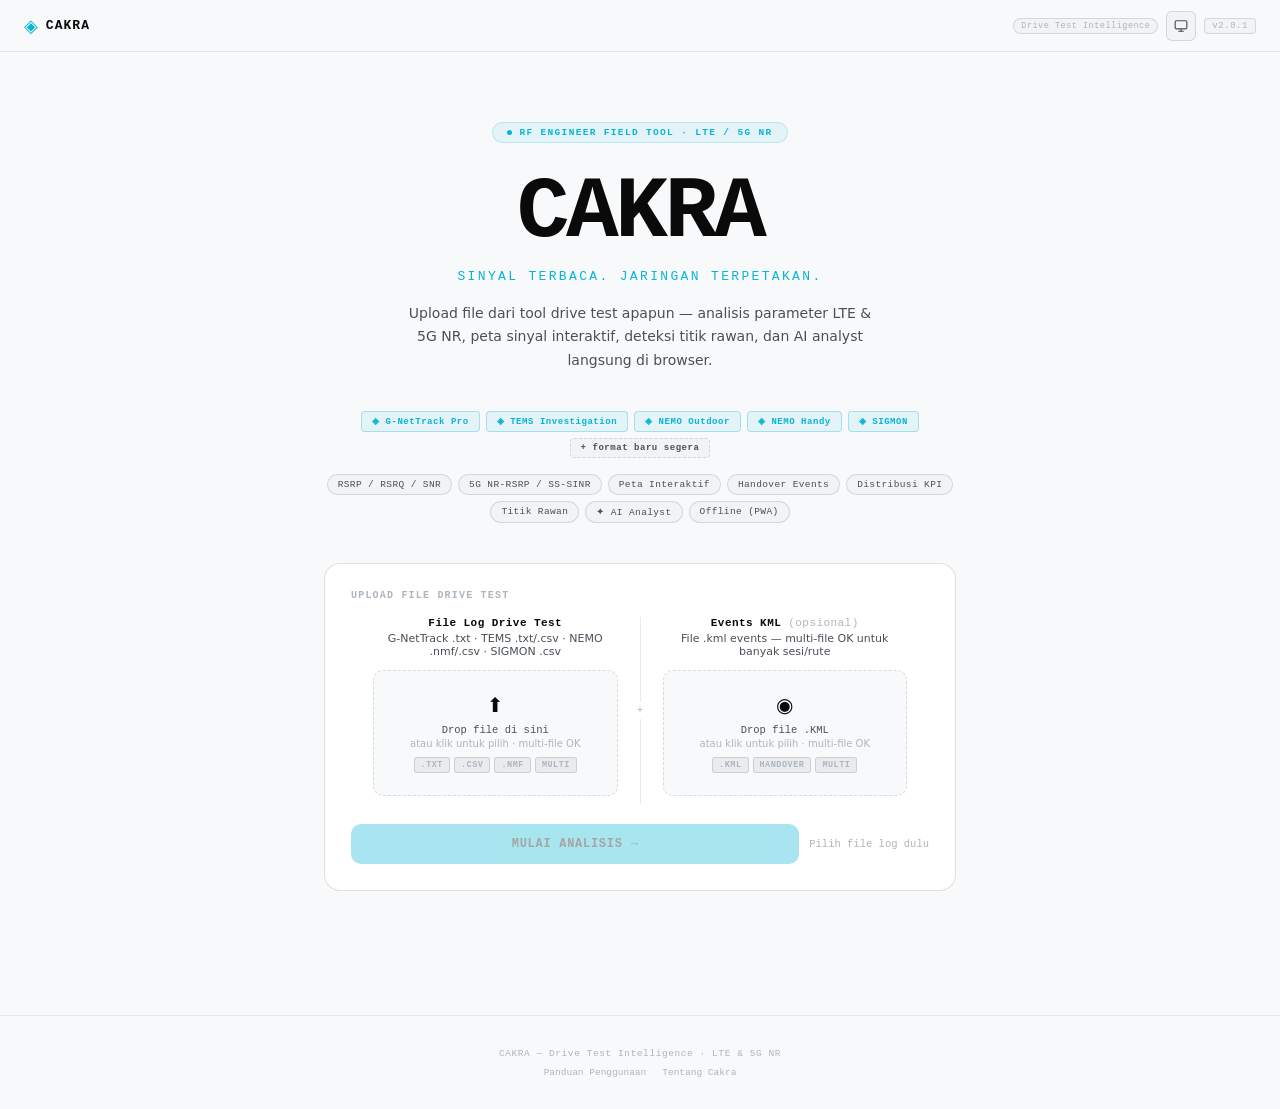
<file: index.html>
<!DOCTYPE html>
<html lang="id">
<head>
<meta charset="UTF-8">
<meta http-equiv="cache-control" content="no-cache, no-store, must-revalidate">
<meta http-equiv="pragma" content="no-cache">
<meta http-equiv="expires" content="0">
<meta name="viewport" content="width=device-width, initial-scale=1.0">
<meta name="description" content="Cakra — Drive test intelligence untuk RF engineer. Analisis LTE & 5G NR dari G-NetTrack Pro, TEMS, NEMO, SIGMON.">
<meta name="theme-color" content="#06b6d4">
<meta name="apple-mobile-web-app-capable" content="yes">
<meta name="apple-mobile-web-app-status-bar-style" content="black-translucent">
<meta name="apple-mobile-web-app-title" content="Cakra">
<link rel="manifest" href="manifest.json">
<link rel="apple-touch-icon" href="icons/icon.svg">
<link rel="icon" href="icons/icon.svg" type="image/svg+xml">
<title>Cakra — Drive Test Intelligence</title>


<style>
*,*::before,*::after{box-sizing:border-box;margin:0;padding:0}

/* ── THEMES ── */
:root {
  --bg:#0a0a0b;--bg2:#111113;--bg3:#18181b;--bg4:#1f1f23;--bg5:#26262c;
  --border:rgba(255,255,255,0.055);--border2:rgba(255,255,255,0.09);
  --text:#ececee;--text2:#8e8e97;--text3:#50505a;
  --cyan:#06b6d4;--cyan-hi:#22d3ee;--cyan-dim:rgba(6,182,212,0.10);
  --green:#22c55e;--green-dim:rgba(34,197,94,0.10);
  --mono:'IBM Plex Mono',monospace;--sans:'IBM Plex Sans',system-ui,sans-serif;
  --transition:0.2s ease;
}
[data-theme="light"] {
  --bg:#f8f9fa;--bg2:#ffffff;--bg3:#f1f3f5;--bg4:#e9ecef;--bg5:#dee2e6;
  --border:rgba(0,0,0,0.08);--border2:rgba(0,0,0,0.12);
  --text:#0a0a0b;--text2:#495057;--text3:#adb5bd;
  --cyan-dim:rgba(6,182,212,0.08);
}


/* ── SPLASH SCREEN ── */
#cakraSplash{position:fixed;inset:0;z-index:9999;background:var(--bg);display:flex;flex-direction:column;align-items:center;justify-content:center;gap:28px;transition:opacity 0.4s ease,visibility 0.4s ease}
#cakraSplash.hide{opacity:0;visibility:hidden;pointer-events:none}
.splash-mark{width:56px;height:56px;border-radius:14px;background:var(--bg3);border:1px solid var(--border2);display:flex;align-items:center;justify-content:center;color:var(--cyan);font-size:26px}
.splash-name{font-family:var(--mono);font-size:22px;font-weight:600;letter-spacing:0.16em;color:var(--text);text-align:center}
.splash-tagline{font-family:var(--mono);font-size:9.5px;color:var(--text3);letter-spacing:0.12em;text-transform:uppercase;text-align:center;margin-top:4px}
.splash-bar-wrap{width:140px;display:flex;flex-direction:column;align-items:center;gap:8px}
.splash-bar{width:100%;height:1.5px;background:var(--bg4);border-radius:2px;overflow:hidden}
.splash-fill{height:100%;background:var(--cyan);border-radius:2px;animation:splashLoad 1.2s cubic-bezier(0.4,0,0.2,1) forwards}
@keyframes splashLoad{0%{width:0%}60%{width:75%}85%{width:92%}100%{width:100%}}
.splash-status{font-family:var(--mono);font-size:9px;color:var(--text3);letter-spacing:0.08em}
.splash-copy{position:absolute;bottom:20px;font-family:var(--mono);font-size:8.5px;color:var(--text3);letter-spacing:0.06em;text-align:center;line-height:1.8}

html{scroll-behavior:smooth}
body{font-family:var(--sans);background:var(--bg);color:var(--text);min-height:100vh;-webkit-font-smoothing:antialiased;transition:background var(--transition),color var(--transition)}

/* ── NAV ── */
.nav{position:fixed;top:0;left:0;right:0;z-index:100;padding:0 24px;height:52px;background:rgba(10,10,11,0.9);border-bottom:1px solid var(--border);backdrop-filter:blur(16px);display:flex;align-items:center;justify-content:space-between;gap:12px}
[data-theme="light"] .nav{background:rgba(248,249,250,0.92)}
.nav-logo{display:flex;align-items:center;gap:8px;text-decoration:none;color:var(--text)}
.nav-logo-icon{color:var(--cyan);font-size:18px;line-height:1}
.nav-logo-text{font-family:var(--mono);font-size:13px;font-weight:600;letter-spacing:0.08em}
.nav-logo-tag{font-family:var(--mono);font-size:8.5px;color:var(--text3);letter-spacing:0.06em;padding:2px 7px;background:var(--bg3);border:1px solid var(--border2);border-radius:20px}
.nav-right{display:flex;align-items:center;gap:8px}
.theme-btn{width:30px;height:30px;display:flex;align-items:center;justify-content:center;background:var(--bg3);border:1px solid var(--border2);border-radius:6px;cursor:pointer;font-size:13px;color:var(--text2);transition:0.15s}
.theme-btn:hover{border-color:var(--cyan);color:var(--cyan)}
.nav-ver{font-family:var(--mono);font-size:9px;font-weight:500;color:var(--text3);padding:2px 7px;background:var(--bg3);border:1px solid var(--border2);border-radius:4px;letter-spacing:0.06em}

/* ── HERO ── */
.hero{padding:120px 24px 64px;text-align:center;max-width:680px;margin:0 auto}
.hero-tag{display:inline-flex;align-items:center;gap:7px;font-family:var(--mono);font-size:9.5px;font-weight:600;letter-spacing:0.14em;color:var(--cyan);background:var(--cyan-dim);border:1px solid rgba(6,182,212,0.2);padding:4px 14px;border-radius:20px;margin-bottom:28px;text-transform:uppercase}
.hero-tag-dot{width:5px;height:5px;border-radius:50%;background:var(--cyan);animation:blink 2s infinite;flex-shrink:0}
@keyframes blink{0%,100%{opacity:1}50%{opacity:0.3}}
.hero-title{font-family:var(--mono);font-size:clamp(52px,10vw,88px);font-weight:600;line-height:0.95;letter-spacing:-0.04em;color:var(--text);margin-bottom:14px}
.hero-tagline{font-family:var(--mono);font-size:clamp(10px,2vw,13px);color:var(--cyan);letter-spacing:0.18em;text-transform:uppercase;margin-bottom:18px;font-weight:400}
.hero-sub{font-size:14px;color:var(--text2);line-height:1.7;max-width:480px;margin:0 auto 38px;font-weight:300}

/* ── TOOL BADGES ── */
.tool-badges{display:flex;flex-wrap:wrap;gap:6px;justify-content:center;margin-bottom:16px}
.tool-badge{font-family:var(--mono);font-size:9px;font-weight:600;padding:4px 10px;border-radius:4px;border:1px solid var(--border2);color:var(--text2);background:var(--bg3);letter-spacing:0.06em;transition:0.15s}
.tool-badge.supported{color:var(--cyan);border-color:rgba(6,182,212,0.3);background:var(--cyan-dim)}

/* ── PILLS ── */
.feature-pills{display:flex;flex-wrap:wrap;gap:6px;justify-content:center;margin-bottom:40px}
.pill{font-family:var(--mono);font-size:9.5px;font-weight:500;padding:4px 10px;border-radius:20px;background:var(--bg3);border:1px solid var(--border2);color:var(--text2);letter-spacing:0.04em}

/* ── UPLOAD ZONE ── */
.upload-zone{max-width:760px;margin:0 auto;background:var(--bg2);border:1px solid var(--border2);border-radius:16px;padding:26px;overflow:hidden}
.upload-label{font-family:var(--mono);font-size:10px;font-weight:600;color:var(--text3);letter-spacing:0.12em;text-transform:uppercase;margin-bottom:16px;text-align:left}
.upload-cols{display:grid;grid-template-columns:1fr 1px 1fr;gap:0;align-items:stretch}
.upload-divider{background:var(--border);position:relative;display:flex;align-items:center;justify-content:center}
.upload-divider::after{content:'+';font-family:var(--mono);font-size:10px;color:var(--text3);background:var(--bg2);padding:3px 5px;border-radius:3px;position:absolute}
.upload-col{padding:0 22px;min-width:0;display:flex;flex-direction:column}
.upload-col-title{font-family:var(--mono);font-size:11px;font-weight:600;color:var(--text);margin-bottom:3px;letter-spacing:0.04em}
.upload-col-sub{font-size:11px;color:var(--text2);margin-bottom:12px}

.drop-area{border:1.5px dashed var(--border2);border-radius:10px;padding:22px 14px;text-align:center;cursor:pointer;transition:all 0.18s;background:var(--bg);flex:1;display:flex;flex-direction:column;align-items:center;justify-content:center}
.drop-area:hover,.drop-area.drag-over{border-color:var(--cyan);background:var(--cyan-dim)}
.drop-icon{font-size:20px;margin-bottom:7px}
.drop-label{font-family:var(--mono);font-size:10.5px;font-weight:500;color:var(--text2);margin-bottom:2px}
.drop-sub{font-size:10px;color:var(--text3)}
.drop-file-tags{display:flex;gap:4px;justify-content:center;margin-top:8px;flex-wrap:wrap}
.tag{font-family:var(--mono);font-size:8.5px;font-weight:600;padding:2px 6px;border-radius:3px;background:var(--bg4);border:1px solid var(--border2);color:var(--text3);letter-spacing:0.06em}
.upload-file-btn{display:block;width:100%;margin-top:8px;font-family:var(--mono);font-size:10px;font-weight:500;padding:8px;border-radius:6px;background:var(--bg3);border:1px solid var(--border2);color:var(--text2);cursor:pointer;transition:0.12s;letter-spacing:0.04em}
.upload-file-btn:hover{border-color:var(--cyan);color:var(--cyan)}

.file-list{margin-top:8px;display:flex;flex-direction:column;gap:4px;max-height:120px;overflow-y:auto}
.file-item{display:flex;align-items:center;gap:7px;background:var(--bg3);border:1px solid var(--border);border-radius:5px;padding:6px 9px;font-family:var(--mono);font-size:10px}
.file-item-name{flex:1;color:var(--text2);min-width:0;overflow:hidden;text-overflow:ellipsis;white-space:nowrap}
.file-item-ok{color:var(--green);flex-shrink:0}
.file-item-badge{font-size:8px;padding:1px 5px;border-radius:3px;background:var(--cyan-dim);border:1px solid rgba(6,182,212,0.2);color:var(--cyan);font-weight:600;flex-shrink:0}
.file-item-rm{color:var(--text3);cursor:pointer;transition:0.12s;background:none;border:none;font-size:13px;flex-shrink:0;padding:0;line-height:1}
.file-item-rm:hover{color:#ef4444}



/* ── ANALYZE BTN ── */
.analyze-wrap{margin-top:20px;display:flex;align-items:center;gap:10px;justify-content:space-between;flex-wrap:wrap}
.analyze-btn{flex:1;min-width:160px;font-family:var(--mono);font-size:12px;font-weight:600;padding:13px 16px;border-radius:10px;background:var(--cyan);border:none;color:#000;cursor:pointer;transition:all 0.15s;letter-spacing:0.06em;text-transform:uppercase;display:flex;align-items:center;justify-content:center;gap:8px}
.analyze-btn:hover{background:var(--cyan-hi);transform:translateY(-1px);box-shadow:0 8px 24px rgba(6,182,212,0.25)}
.analyze-btn:disabled{opacity:0.35;cursor:not-allowed;transform:none;box-shadow:none}
.analyze-note{font-size:10.5px;color:var(--text3);font-family:var(--mono)}

/* ── FOOTER ── */
.footer{padding:32px 24px;text-align:center;border-top:1px solid var(--border);margin-top:60px}
.footer-text{font-family:var(--mono);font-size:9.5px;color:var(--text3);letter-spacing:0.06em}
.footer-links{display:flex;gap:16px;justify-content:center;margin-top:8px}
.footer-link{font-family:var(--mono);font-size:9.5px;color:var(--text3);text-decoration:none;transition:0.12s}
.footer-link:hover{color:var(--cyan)}

/* ── PROGRESS ── */
.progress-overlay{display:none;position:fixed;inset:0;z-index:200;background:rgba(10,10,11,0.92);backdrop-filter:blur(12px);align-items:center;justify-content:center;flex-direction:column;gap:14px}
.progress-overlay.show{display:flex}
.progress-ring{width:36px;height:36px;border:2px solid var(--border2);border-top-color:var(--cyan);border-radius:50%;animation:spin 0.75s linear infinite}
@keyframes spin{to{transform:rotate(360deg)}}
.progress-text{font-family:var(--mono);font-size:11px;color:var(--text2)}
.progress-sub{font-family:var(--mono);font-size:9.5px;color:var(--text3)}

/* ── PWA INSTALL BANNER ── */
.pwa-banner{display:none;position:fixed;bottom:20px;left:50%;transform:translateX(-50%);z-index:150;background:var(--bg2);border:1px solid rgba(6,182,212,0.3);border-radius:12px;padding:14px 20px;font-family:var(--mono);font-size:11px;color:var(--text);max-width:340px;width:90%;box-shadow:0 8px 32px rgba(0,0,0,0.4);align-items:center;gap:12px}
.pwa-banner.show{display:flex}
.pwa-banner-text{flex:1}
.pwa-banner-title{font-weight:600;color:var(--cyan);margin-bottom:2px}
.pwa-banner-sub{font-size:9.5px;color:var(--text3)}
.pwa-install-btn{padding:6px 12px;background:var(--cyan);color:#000;border:none;border-radius:6px;cursor:pointer;font-family:var(--mono);font-size:10px;font-weight:600;white-space:nowrap}
.pwa-dismiss{color:var(--text3);cursor:pointer;font-size:16px;background:none;border:none;padding:0;line-height:1;flex-shrink:0}

@media(max-width:580px){
  .upload-cols{grid-template-columns:1fr}
  .upload-divider{display:none}
  .upload-col{padding:0;margin-top:16px}
  .upload-col:first-child{margin-top:0}
  .hero{padding:88px 18px 48px}
  .nav{padding:0 16px}
}
</style>
<script>
// Inline theme preset (prevents flash) — synced with cakra_theme key
(function(){var s=sessionStorage.getItem('cakra_theme')||'system';var t=s==='system'?(window.matchMedia('(prefers-color-scheme: dark)').matches?'dark':'light'):s;document.documentElement.setAttribute('data-theme',t)})();
</script>
</head>
<body>

<div id="cakraSplash">
  <div style="display:flex;flex-direction:column;align-items:center;gap:10px">
    <div class="splash-mark">◈</div>
    <div style="display:flex;flex-direction:column;align-items:center;gap:4px">
      <div class="splash-name">CAKRA</div>
      <div class="splash-tagline">Drive Test Intelligence</div>
    </div>
  </div>
  <div class="splash-bar-wrap">
    <div class="splash-bar"><div class="splash-fill"></div></div>
    <div class="splash-status" id="splashStatus">Memuat aplikasi...</div>
  </div>
  <div class="splash-copy">v2.0.1 &nbsp;·&nbsp; LTE &amp; 5G NR<br>© 2026 · Hak Cipta Dilindungi</div>
</div>

<nav class="nav">
  <a href="#" class="nav-logo">
    <span class="nav-logo-icon">◈</span>
    <span class="nav-logo-text">CAKRA</span>
  </a>
  <div class="nav-right">
    <span class="nav-logo-tag">Drive Test Intelligence</span>
    <button class="theme-btn" id="themeBtn" title="Ganti tema" onclick="cycleTheme()"></button>
    <span class="nav-ver">v2.0.1</span>
  </div>
</nav>

<div class="hero">
  <div class="hero-tag">
    <span class="hero-tag-dot"></span>
    RF Engineer Field Tool · LTE / 5G NR
  </div>
  <div class="hero-title">CAKRA</div>
  <div class="hero-tagline">Sinyal terbaca. Jaringan terpetakan.</div>
  <p class="hero-sub">
    Upload file dari tool drive test apapun — analisis parameter LTE & 5G NR, peta sinyal interaktif, deteksi titik rawan, dan AI analyst langsung di browser.
  </p>

  <div class="tool-badges">
    <span class="tool-badge supported">◈ G-NetTrack Pro</span>
    <span class="tool-badge supported">◈ TEMS Investigation</span>
    <span class="tool-badge supported">◈ NEMO Outdoor</span>
    <span class="tool-badge supported">◈ NEMO Handy</span>
    <span class="tool-badge supported">◈ SIGMON</span>
    <span class="tool-badge" style="border-style:dashed">+ format baru segera</span>
  </div>

  <div class="feature-pills">
    <span class="pill">RSRP / RSRQ / SNR</span>
    <span class="pill">5G NR-RSRP / SS-SINR</span>
    <span class="pill">Peta Interaktif</span>
    <span class="pill">Handover Events</span>
    <span class="pill">Distribusi KPI</span>
    <span class="pill">Titik Rawan</span>
    <span class="pill">✦ AI Analyst</span>
    <span class="pill">Offline (PWA)</span>
  </div>

  <div class="upload-zone">
    <div class="upload-label">Upload File Drive Test</div>
    <div class="upload-cols">
      <!-- LOG FILE -->
      <div class="upload-col">
        <div class="upload-col-title">File Log Drive Test</div>
        <div class="upload-col-sub">G-NetTrack .txt · TEMS .txt/.csv · NEMO .nmf/.csv · SIGMON .csv</div>
        <div class="drop-area" id="txtDrop" onclick="document.getElementById('txtInput').click()">
          <div class="drop-icon">⬆</div>
          <div class="drop-label">Drop file di sini</div>
          <div class="drop-sub">atau klik untuk pilih · multi-file OK</div>
          <div class="drop-file-tags">
            <span class="tag">.TXT</span>
            <span class="tag">.CSV</span>
            <span class="tag">.NMF</span>
            <span class="tag">MULTI</span>
          </div>
        </div>
        <input type="file" id="txtInput" accept=".txt,.csv,.nmf,.log" multiple style="display:none" onchange="handleTxtFiles(this.files)">
        <div class="file-list" id="txtList"></div>
      </div>

      <div class="upload-divider"></div>

      <!-- KML -->
      <div class="upload-col">
        <div class="upload-col-title">Events KML <span style="font-weight:300;color:var(--text3)">(opsional)</span></div>
        <div class="upload-col-sub">File .kml events — multi-file OK untuk banyak sesi/rute</div>
        <div class="drop-area" id="kmlDrop" onclick="document.getElementById('kmlInput').click()">
          <div class="drop-icon">◉</div>
          <div class="drop-label">Drop file .KML</div>
          <div class="drop-sub">atau klik untuk pilih · multi-file OK</div>
          <div class="drop-file-tags">
            <span class="tag">.KML</span>
            <span class="tag">HANDOVER</span>
            <span class="tag">MULTI</span>
          </div>
        </div>
        <input type="file" id="kmlInput" accept=".kml" multiple style="display:none" onchange="handleKmlFiles(this.files)">
        <div class="file-list" id="kmlList"></div>
      </div>
    </div>



    <div class="analyze-wrap">
      <button class="analyze-btn" id="analyzeBtn" onclick="startAnalyze()" disabled>
        <span>Mulai Analisis</span>
        <span>→</span>
      </button>
      <div class="analyze-note" id="analyzeNote">Pilih file log dulu</div>
    </div>
  </div>
</div>

<footer class="footer">
  <div class="footer-text">CAKRA — Drive Test Intelligence · LTE & 5G NR</div>
  <div class="footer-links">
    <a href="docs.html" class="footer-link">Panduan Penggunaan</a>
    <a href="about.html" class="footer-link">Tentang Cakra</a>
  </div>
</footer>

<div class="progress-overlay" id="progressOverlay">
  <div class="progress-ring"></div>
  <div class="progress-text" id="progressText">Memproses data...</div>
  <div class="progress-sub" id="progressSub"></div>
</div>

<!-- PWA Install Banner -->
<div class="pwa-banner" id="pwaBanner">
  <div class="pwa-banner-text">
    <div class="pwa-banner-title">Install Cakra</div>
    <div class="pwa-banner-sub">Gunakan offline · akses lebih cepat</div>
  </div>
  <button class="pwa-install-btn" id="pwaInstallBtn">Install</button>
  <button class="pwa-dismiss" onclick="dismissPWA()">✕</button>
</div>

<script src="js/parser.js"></script>
<script>
// ── THEME ──
const THEMES = ['dark','light','system'];
let themeIdx = 0;
const themeIcons = [
  '<svg width="14" height="14" viewBox="0 0 24 24" fill="none" stroke="currentColor" stroke-width="2" stroke-linecap="round" stroke-linejoin="round"><path d="M21 12.79A9 9 0 1 1 11.21 3 7 7 0 0 0 21 12.79z"/></svg>',
  '<svg width="14" height="14" viewBox="0 0 24 24" fill="none" stroke="currentColor" stroke-width="2" stroke-linecap="round" stroke-linejoin="round"><circle cx="12" cy="12" r="5"/><line x1="12" y1="1" x2="12" y2="3"/><line x1="12" y1="21" x2="12" y2="23"/><line x1="4.22" y1="4.22" x2="5.64" y2="5.64"/><line x1="18.36" y1="18.36" x2="19.78" y2="19.78"/><line x1="1" y1="12" x2="3" y2="12"/><line x1="21" y1="12" x2="23" y2="12"/><line x1="4.22" y1="19.78" x2="5.64" y2="18.36"/><line x1="18.36" y1="5.64" x2="19.78" y2="4.22"/></svg>',
  '<svg width="14" height="14" viewBox="0 0 24 24" fill="none" stroke="currentColor" stroke-width="2" stroke-linecap="round" stroke-linejoin="round"><rect x="2" y="3" width="20" height="14" rx="2"/><line x1="8" y1="21" x2="16" y2="21"/><line x1="12" y1="17" x2="12" y2="21"/></svg>'
];
const themeLabels = ['dark','light','system'];

function initTheme() {
  // Load from shared key — synced across all pages
  const saved = sessionStorage.getItem('cakra_theme') || 'system';
  themeIdx = THEMES.indexOf(saved);
  if (themeIdx < 0) themeIdx = THEMES.indexOf('system');
  applyTheme();
}

function cycleTheme() {
  themeIdx = (themeIdx + 1) % THEMES.length;
  sessionStorage.setItem('cakra_theme', THEMES[themeIdx]);
  applyTheme();
}

function applyTheme() {
  const theme = THEMES[themeIdx];
  const btn = document.getElementById('themeBtn');
  if (theme === 'system') {
    const prefersDark = window.matchMedia('(prefers-color-scheme: dark)').matches;
    document.documentElement.setAttribute('data-theme', prefersDark ? 'dark' : 'light');
  } else {
    document.documentElement.setAttribute('data-theme', theme);
  }
  if (btn) btn.innerHTML = themeIcons[themeIdx];
}

window.matchMedia('(prefers-color-scheme: dark)').addEventListener('change', () => {
  if (THEMES[themeIdx] === 'system') applyTheme();
});
initTheme();

// ── FILE STATE ──
let txtFiles = [], kmlFiles = [];

// ── DRAG & DROP ──
['txtDrop','kmlDrop'].forEach(id => {
  const el = document.getElementById(id);
  el.addEventListener('dragover', e => { e.preventDefault(); el.classList.add('drag-over'); });
  el.addEventListener('dragleave', () => el.classList.remove('drag-over'));
  el.addEventListener('drop', e => {
    e.preventDefault(); el.classList.remove('drag-over');
    const files = [...e.dataTransfer.files];
    if (id === 'txtDrop') handleTxtFiles(files.filter(f => /\.(txt|csv|nmf|log)$/i.test(f.name)));
    else {
      const kmls = files.filter(f => /\.kml$/i.test(f.name));
      if (kmls.length) handleKmlFiles(kmls);
    }
  });
});

function handleTxtFiles(files) {
  [...files].forEach(f => { if (!txtFiles.find(x => x.name === f.name)) txtFiles.push(f); });
  renderTxtList(); updateBtn();
}
// Multi-KML: add files to array without duplicates
function handleKmlFiles(files) {
  [...files].forEach(f => { if (!kmlFiles.find(x => x.name === f.name)) kmlFiles.push(f); });
  renderKmlList();
}
// Legacy alias
function handleKmlFile(f) { handleKmlFiles([f]); }

// Quick-detect tool from filename hint
function guessToolFromName(name) {
  const n = name.toLowerCase();
  if (n.includes('tems')) return 'TEMS';
  if (n.includes('nemo')) return 'NEMO';
  if (n.includes('sigmon') || n.includes('signal')) return 'SIGMON';
  return 'GNET';
}

function renderTxtList() {
  const el = document.getElementById('txtList');
  el.innerHTML = txtFiles.map((f,i) => {
    const tool = guessToolFromName(f.name);
    const toolColors = {GNET:'var(--cyan)',TEMS:'#a78bfa',NEMO:'#fb923c',SIGMON:'#4ade80'};
    return `<div class="file-item">
      <span class="file-item-ok">✓</span>
      <span class="file-item-name">${f.name}</span>
      <span class="file-item-badge" style="color:${toolColors[tool]||'var(--cyan)'};border-color:${toolColors[tool]||'var(--cyan)'}33;background:${toolColors[tool]||'var(--cyan)'}11">${tool}</span>
      <button class="file-item-rm" onclick="removeTxt(${i})">✕</button>
    </div>`;
  }).join('');
}
function renderKmlList() {
  const el = document.getElementById('kmlList');
  el.innerHTML = kmlFiles.map((f,i) =>
    `<div class="file-item">
      <span class="file-item-ok">✓</span>
      <span class="file-item-name">${f.name}</span>
      <span class="file-item-badge" style="color:var(--cyan);border-color:rgba(6,182,212,0.2);background:rgba(6,182,212,0.1)">KML</span>
      <button class="file-item-rm" onclick="removeKml(${i})">✕</button>
    </div>`
  ).join('');
}
function removeTxt(i) { txtFiles.splice(i,1); renderTxtList(); updateBtn(); }
function removeKml(i) { kmlFiles.splice(i,1); renderKmlList(); }

function updateBtn() {
  const btn = document.getElementById('analyzeBtn'), note = document.getElementById('analyzeNote');
  btn.disabled = txtFiles.length === 0;
  note.textContent = txtFiles.length ? `${txtFiles.length} file siap · klik untuk analisis` : 'Pilih file log dulu';
}



// ── ANALYZE ──
async function startAnalyze() {
  if (!txtFiles.length) return;
  const overlay = document.getElementById('progressOverlay');
  const ptxt = document.getElementById('progressText');
  const psub = document.getElementById('progressSub');
  overlay.classList.add('show');

  try {
    let allRows = [];
    for (let i = 0; i < txtFiles.length; i++) {
      const f = txtFiles[i];
      ptxt.textContent = `Membaca file ${i+1}/${txtFiles.length}...`;
      psub.textContent = f.name;
      const text = await f.text();
      ptxt.textContent = `Parsing ${f.name}...`;
      const rows = CakraParser.parseTxt(text);
      allRows = allRows.concat(rows);
    }
    if (!allRows.length) throw new Error('Tidak ada data valid. Pastikan format file benar.');

    ptxt.textContent = 'Menyimpan data...';
    psub.textContent = `${allRows.length.toLocaleString()} data point · siap`;
    await new Promise(r => setTimeout(r, 30));

    try {
      sessionStorage.setItem('cakra_data', JSON.stringify(allRows));
      sessionStorage.setItem('cakra_filename', txtFiles[0].name.replace(/\.[^.]+$/, ''));
      sessionStorage.setItem('cakra_tool', CakraParser.getToolName(allRows));
    } catch(e) {
      // sessionStorage quota — trim to latest 50k points
      const trimmed = allRows.slice(-50000);
      sessionStorage.setItem('cakra_data', JSON.stringify(trimmed));
      sessionStorage.setItem('cakra_filename', txtFiles[0].name.replace(/\.[^.]+$/, '') + '_trimmed');
      sessionStorage.setItem('cakra_tool', CakraParser.getToolName(trimmed));
    }

    if (kmlFiles.length) {
      let allEvents = [];
      for (let i = 0; i < kmlFiles.length; i++) {
        ptxt.textContent = `Memproses KML ${i+1}/${kmlFiles.length}...`;
        psub.textContent = kmlFiles[i].name;
        const kmlText = await kmlFiles[i].text();
        await new Promise(resolve => setTimeout(resolve, 30));
        const events = CakraParser.parseKml(kmlText);
        allEvents = allEvents.concat(events);
      }
      try {
        sessionStorage.setItem('cakra_events', JSON.stringify(allEvents));
      } catch(e) { sessionStorage.removeItem('cakra_events'); }
      psub.textContent = `${allEvents.length} events dari ${kmlFiles.length} file KML`;
    } else {
      sessionStorage.removeItem('cakra_events');
    }

    ptxt.textContent = 'Membuka dashboard...';
    psub.textContent = '';
    setTimeout(() => { window.location.href = 'dashboard.html'; }, 200);
  } catch(err) {
    overlay.classList.remove('show');
    alert('Error: ' + err.message);
  }
}

// ── PWA — Always show on every load/refresh ──
let pwaPrompt = null;

// Always show banner on load — no dismissal persistence
function showPWABanner() {
  const banner = document.getElementById('pwaBanner');
  if (banner) {
    banner.classList.add('show');
  }
}

window.addEventListener('beforeinstallprompt', e => {
  e.preventDefault();
  pwaPrompt = e;
  showPWABanner();
});

// Always show after 1.2s on every load, no matter what
setTimeout(() => {
  showPWABanner();
}, 1200);

document.getElementById('pwaInstallBtn').onclick = async () => {
  if (!pwaPrompt) {
    alert('PWA installation tidak didukung di browser ini. Gunakan Chrome, Edge, atau browser PWA-compatible lainnya.');
    return;
  }
  pwaPrompt.prompt();
  const { outcome } = await pwaPrompt.userChoice;
  if (outcome === 'accepted') {
    document.getElementById('pwaBanner').classList.remove('show');
  }
};

function dismissPWA() {
  // Only hide for this session — will reappear on next load/refresh
  document.getElementById('pwaBanner').classList.remove('show');
}

// Dev helper
window.resetPWA = () => {
  localStorage.removeItem('cakra_pwa_dismissed_explicit');
  localStorage.removeItem('cakra_pwa_dismissed');
  const banner = document.getElementById('pwaBanner');
  if (banner) banner.classList.add('show');
  console.log('✓ PWA banner state reset. Banner now visible.');
};

// ── SPLASH ──
(function() {
  const splash = document.getElementById('cakraSplash');
  const status = document.getElementById('splashStatus');
  const msgs = ['Memuat aplikasi...','Menyiapkan parser...','Siap!'];
  let i = 0;
  const tick = setInterval(() => { if (++i < msgs.length) status.textContent = msgs[i]; }, 400);
  window.addEventListener('load', () => {
    clearInterval(tick);
    status.textContent = 'Siap!';
    setTimeout(() => splash.classList.add('hide'), 300);
    setTimeout(() => splash.remove(), 750);
  });
  setTimeout(() => { splash.classList.add('hide'); setTimeout(() => splash.remove(), 500); }, 2500);
})();

// ── SERVICE WORKER ──
if ('serviceWorker' in navigator) {
  window.addEventListener('load', () => {
    navigator.serviceWorker.register('sw.js').catch(() => {});
  });
}
</script>
</body>
</html>
</file>
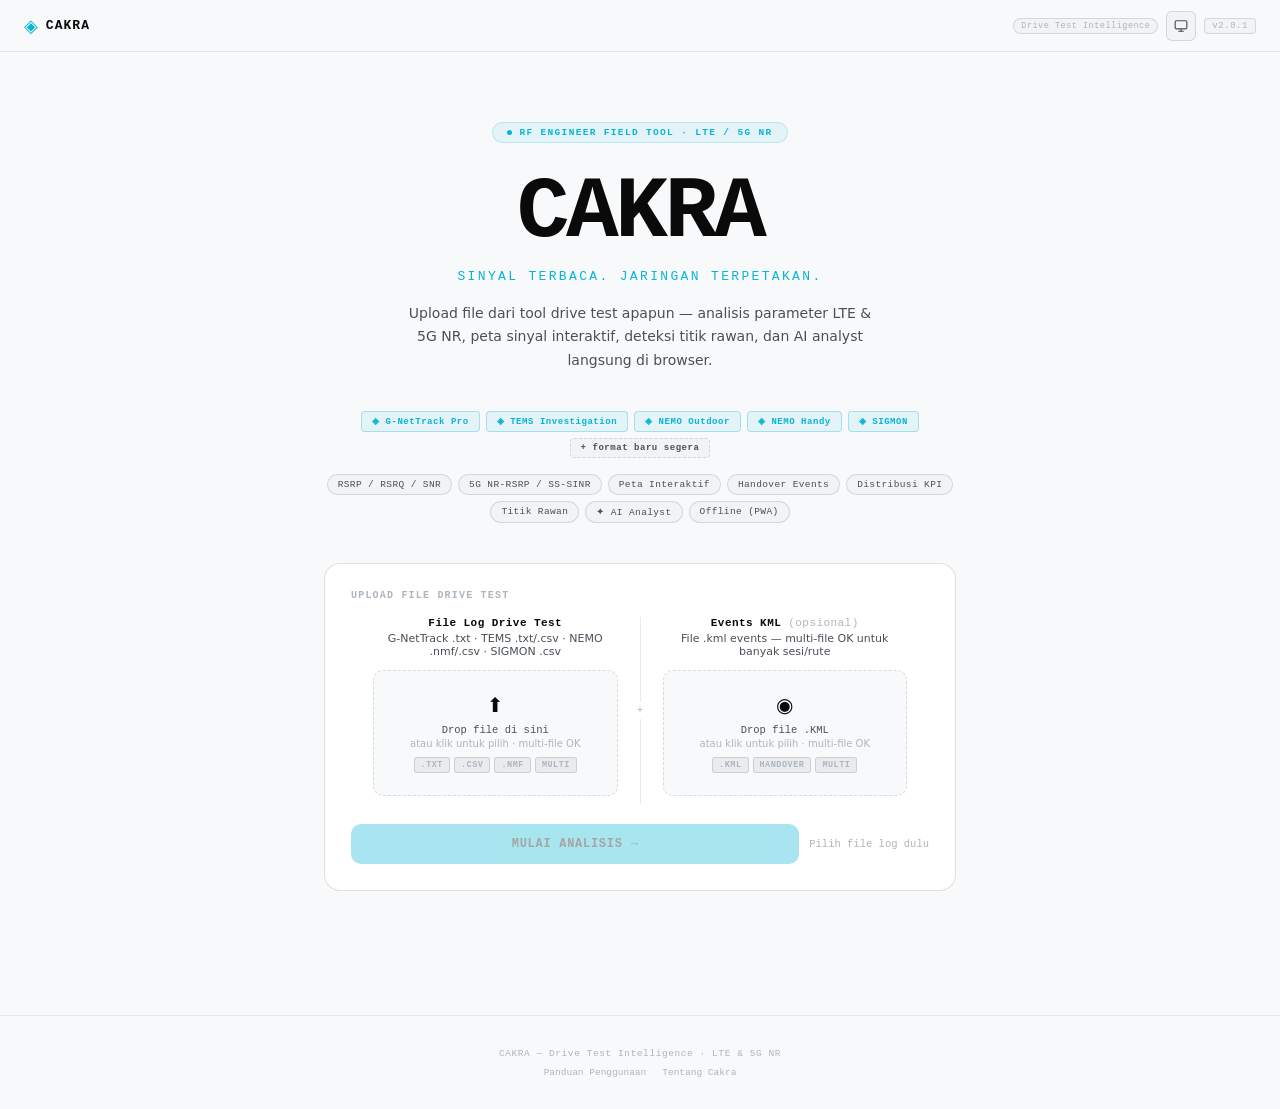
<file: about.html>
<!DOCTYPE html>
<html lang="id">
<head>
<script>
(function(){
  var ref = document.referrer;
  var sameOrigin = ref && (ref.indexOf(location.hostname) !== -1 || location.hostname === "localhost" || location.hostname === "");
  if (!sameOrigin) {
    location.replace("index.html");
  }
})();
</script>

<meta charset="UTF-8">
<meta name="viewport" content="width=device-width, initial-scale=1.0">
<title>Tentang Cakra — Drive Test Intelligence</title>
<meta name="description" content="Tentang Cakra — Platform analisis drive test LTE & 5G NR berbasis web untuk RF Engineer">
<link rel="icon" href="icons/icon.svg">
<link rel="preconnect" href="https://fonts.googleapis.com">
<link href="https://fonts.googleapis.com/css2?family=IBM+Plex+Mono:wght@400;500;600&family=IBM+Plex+Sans:wght@300;400;500;600&display=swap" rel="stylesheet">
<style>
*,*::before,*::after{box-sizing:border-box;margin:0;padding:0}

:root {
  --bg:#0a0a0b;--bg2:#111113;--bg3:#18181b;--bg4:#1f1f23;
  --border:rgba(255,255,255,0.055);--border2:rgba(255,255,255,0.09);
  --text:#ececee;--text2:#8e8e97;--text3:#50505a;
  --cyan:#06b6d4;--cyan-hi:#22d3ee;--cyan-dim:rgba(6,182,212,0.10);
  --green:#22c55e;--green-dim:rgba(34,197,94,0.10);
  --amber:#f59e0b;--purple:#a78bfa;--purple-dim:rgba(167,139,250,0.10);
  --mono:'IBM Plex Mono',monospace;--sans:'IBM Plex Sans',system-ui,sans-serif;
}
@media(prefers-color-scheme:light){
  :root{--bg:#f4f5f7;--bg2:#fff;--bg3:#f1f3f5;--bg4:#e9ecef;--border:rgba(0,0,0,0.07);--border2:rgba(0,0,0,0.11);--text:#0a0a0b;--text2:#495057;--text3:#adb5bd;--cyan-dim:rgba(6,182,212,0.08)}
}
[data-theme="dark"]{--bg:#0a0a0b;--bg2:#111113;--bg3:#18181b;--bg4:#1f1f23;--border:rgba(255,255,255,0.055);--border2:rgba(255,255,255,0.09);--text:#ececee;--text2:#8e8e97;--text3:#50505a;--cyan-dim:rgba(6,182,212,0.10)}
[data-theme="light"]{--bg:#f4f5f7;--bg2:#fff;--bg3:#f1f3f5;--bg4:#e9ecef;--border:rgba(0,0,0,0.07);--border2:rgba(0,0,0,0.11);--text:#0a0a0b;--text2:#495057;--text3:#adb5bd;--cyan-dim:rgba(6,182,212,0.08)}

html{scroll-behavior:smooth}
body{font-family:var(--sans);background:var(--bg);color:var(--text);min-height:100vh;-webkit-font-smoothing:antialiased}

/* NAV */
.nav{position:fixed;top:0;left:0;right:0;z-index:100;padding:0 24px;height:52px;background:var(--bg2);border-bottom:1px solid var(--border);backdrop-filter:blur(16px);display:flex;align-items:center;gap:12px}
.nav-logo{display:flex;align-items:center;gap:8px;text-decoration:none;color:var(--text)}
.nav-icon{color:var(--cyan);font-size:18px}
.nav-text{font-family:var(--mono);font-size:13px;font-weight:600;letter-spacing:0.08em}
.nav-right{margin-left:auto;display:flex;align-items:center;gap:8px}
.nav-btn{font-family:var(--mono);font-size:10px;font-weight:500;padding:5px 12px;border-radius:6px;border:1px solid var(--border2);background:var(--bg3);color:var(--text2);cursor:pointer;text-decoration:none;transition:0.15s;letter-spacing:0.04em}
.nav-btn:hover{border-color:var(--cyan);color:var(--cyan)}
.nav-cta{background:var(--cyan);color:#000;border-color:var(--cyan);font-weight:600}
.nav-cta:hover{background:var(--cyan-hi)}
.theme-btn{width:30px;height:30px;display:flex;align-items:center;justify-content:center;background:var(--bg3);border:1px solid var(--border2);border-radius:6px;cursor:pointer;font-size:13px;transition:0.15s}
.theme-btn:hover{border-color:var(--cyan)}

/* HERO */
.about-hero{padding:120px 24px 64px;text-align:center;max-width:720px;margin:0 auto}
.hero-tag{display:inline-flex;align-items:center;gap:7px;font-family:var(--mono);font-size:9.5px;font-weight:600;letter-spacing:0.14em;color:var(--cyan);background:var(--cyan-dim);border:1px solid rgba(6,182,212,0.2);padding:4px 14px;border-radius:20px;margin-bottom:28px;text-transform:uppercase}
.hero-dot{width:5px;height:5px;border-radius:50%;background:var(--cyan);animation:blink 2s infinite;flex-shrink:0}
@keyframes blink{0%,100%{opacity:1}50%{opacity:0.3}}
.hero-title{font-family:var(--mono);font-size:clamp(42px,8vw,72px);font-weight:600;line-height:0.95;letter-spacing:-0.04em;margin-bottom:12px}
.hero-sub{font-size:15px;color:var(--text2);line-height:1.75;max-width:540px;margin:0 auto 32px}

/* CONTENT */
.about-content{max-width:760px;margin:0 auto;padding:0 24px 80px}

.about-section{margin-bottom:56px}
.about-section h2{font-family:var(--mono);font-size:18px;font-weight:600;letter-spacing:-0.01em;margin-bottom:16px;display:flex;align-items:center;gap:10px}
.about-section h2::before{content:'';display:block;width:3px;height:18px;background:var(--cyan);border-radius:2px;flex-shrink:0}
.about-section p{font-size:14.5px;color:var(--text2);line-height:1.8;margin-bottom:12px}
.about-section p strong{color:var(--text);font-weight:600}

/* LOGO SECTION */
.logo-display{display:flex;align-items:center;justify-content:center;gap:16px;margin:32px 0;padding:40px;background:var(--bg2);border:1px solid var(--border2);border-radius:16px}
.logo-big{font-size:56px;color:var(--cyan)}
.logo-info h3{font-family:var(--mono);font-size:28px;font-weight:600;letter-spacing:-0.02em;margin-bottom:4px}
.logo-info p{font-family:var(--mono);font-size:11px;color:var(--cyan);letter-spacing:0.14em;text-transform:uppercase}

/* PHILOSOPHY GRID */
.phil-grid{display:grid;grid-template-columns:repeat(auto-fill,minmax(220px,1fr));gap:16px;margin-top:20px}
.phil-card{background:var(--bg2);border:1px solid var(--border2);border-radius:12px;padding:20px;position:relative;overflow:hidden}
.phil-card::before{content:'';position:absolute;top:0;left:0;right:0;height:2px}
.phil-card.cyan::before{background:var(--cyan)}
.phil-card.green::before{background:var(--green)}
.phil-card.purple::before{background:var(--purple)}
.phil-card.amber::before{background:var(--amber)}
.phil-icon{font-size:22px;margin-bottom:10px}
.phil-title{font-family:var(--mono);font-size:12px;font-weight:600;margin-bottom:6px;color:var(--text)}
.phil-desc{font-size:12.5px;color:var(--text3);line-height:1.6}

/* TECH STACK */
.tech-list{display:flex;flex-direction:column;gap:8px;margin-top:16px}
.tech-item{display:flex;align-items:center;gap:14px;padding:12px 16px;background:var(--bg2);border:1px solid var(--border);border-radius:8px;transition:0.15s}
.tech-item:hover{border-color:var(--border2)}
.tech-name{font-family:var(--mono);font-size:12px;font-weight:600;min-width:120px;color:var(--text)}
.tech-ver{font-family:var(--mono);font-size:10px;color:var(--cyan);background:var(--cyan-dim);border:1px solid rgba(6,182,212,0.2);padding:1px 6px;border-radius:3px}
.tech-desc{font-size:12px;color:var(--text3);flex:1}

/* NAMING */
.name-card{background:var(--bg2);border:1px solid var(--border2);border-radius:12px;padding:28px 24px;margin:20px 0;display:flex;gap:20px;align-items:flex-start}
.name-symbol{font-size:40px;flex-shrink:0;line-height:1}
.name-body h3{font-family:var(--mono);font-size:15px;font-weight:600;margin-bottom:8px;color:var(--text)}
.name-body p{font-size:13.5px;color:var(--text2);line-height:1.7}

/* VERSION HISTORY */
.version-list{display:flex;flex-direction:column;gap:0;margin-top:16px}
.version-item{display:flex;gap:16px;padding:14px 0;border-bottom:1px solid var(--border)}
.version-item:last-child{border-bottom:none}
.version-tag{font-family:var(--mono);font-size:11px;font-weight:600;padding:3px 10px;border-radius:4px;background:var(--cyan-dim);border:1px solid rgba(6,182,212,0.2);color:var(--cyan);flex-shrink:0;height:fit-content;margin-top:2px}
.version-body h4{font-family:var(--mono);font-size:12.5px;font-weight:600;margin-bottom:4px;color:var(--text)}
.version-body p{font-size:12.5px;color:var(--text2);line-height:1.6}

/* CTA SECTION */
.cta-section{text-align:center;padding:48px 24px;background:var(--bg2);border:1px solid var(--border2);border-radius:16px;margin:48px 0 0}
.cta-title{font-family:var(--mono);font-size:22px;font-weight:600;letter-spacing:-0.02em;margin-bottom:10px}
.cta-sub{font-size:14px;color:var(--text2);margin-bottom:24px}
.cta-buttons{display:flex;gap:10px;justify-content:center;flex-wrap:wrap}
.cta-btn{font-family:var(--mono);font-size:11px;font-weight:600;padding:11px 20px;border-radius:8px;cursor:pointer;text-decoration:none;transition:0.15s;letter-spacing:0.06em}
.cta-primary{background:var(--cyan);color:#000;border:none}
.cta-primary:hover{background:var(--cyan-hi);transform:translateY(-1px)}
.cta-secondary{background:transparent;color:var(--text2);border:1px solid var(--border2)}
.cta-secondary:hover{border-color:var(--cyan);color:var(--cyan)}

/* FOOTER */
.footer{padding:24px;text-align:center;border-top:1px solid var(--border)}
.footer-text{font-family:var(--mono);font-size:9.5px;color:var(--text3);margin-bottom:8px}
.footer-links{display:flex;gap:16px;justify-content:center}
.footer-link{font-family:var(--mono);font-size:9.5px;color:var(--text3);text-decoration:none;transition:0.12s}
.footer-link:hover{color:var(--cyan)}

@media(max-width:600px){
  .logo-display{flex-direction:column;text-align:center}
  .name-card{flex-direction:column}
}
</style>
<script>
// Inline theme preset (prevents flash) — synced with cakra_theme key
(function(){var s=sessionStorage.getItem('cakra_theme')||'system';var t=s==='system'?(window.matchMedia('(prefers-color-scheme: dark)').matches?'dark':'light'):s;document.documentElement.setAttribute('data-theme',t)})();
</script>
</head>
<body>

<nav class="nav">
  <a href="index.html" class="nav-logo">
    <span class="nav-icon">◈</span>
    <span class="nav-text">CAKRA</span>
  </a>
  <div class="nav-right">
    <a href="docs.html" class="nav-btn">Dokumentasi</a>
    <a href="index.html" class="nav-btn nav-cta">Buka Aplikasi →</a>
    <button class="theme-btn" id="themeBtn" onclick="cycleTheme()" title="Ganti tema"></button>
  </div>
</nav>

<div class="about-hero">
  <div class="hero-tag">
    <span class="hero-dot"></span>
    Tentang Platform
  </div>
  <h1 class="hero-title">CAKRA</h1>
  <p class="hero-sub">
    Platform analisis drive test berbasis web generasi baru — dirancang dari bawah untuk kebutuhan RF Engineer di lapangan, berjalan sepenuhnya di browser tanpa instalasi.
  </p>
</div>

<div class="about-content">

  <!-- WHAT IS CAKRA -->
  <div class="about-section">
    <h2>Apa itu Cakra?</h2>

    <div class="logo-display">
      <div class="logo-big">◈</div>
      <div class="logo-info">
        <h3>CAKRA</h3>
        <p>Drive Test Intelligence · LTE & 5G NR</p>
      </div>
    </div>

    <p>
      <strong>Cakra</strong> adalah platform analisis drive test berbasis web yang berjalan sepenuhnya di browser — tanpa instalasi aplikasi, tanpa backend server, tanpa biaya lisensi. Upload file log dari tool drive test favorit Anda, dan dalam hitungan detik Cakra menyajikan analisis lengkap: grafik interaktif, peta sinyal, distribusi KPI, deteksi titik rawan, hingga laporan AI otomatis.
    </p>
    <p>
      Cakra mendukung semua tool drive test utama yang digunakan di industri telekomunikasi Indonesia — <strong>G-NetTrack Pro</strong>, <strong>TEMS Investigation</strong>, <strong>NEMO Outdoor/Handy</strong>, dan <strong>SIGMON</strong> — dalam satu antarmuka yang konsisten dan intuitif.
    </p>
  </div>

  <!-- ASAL NAMA -->
  <div class="about-section">
    <h2>Asal Nama</h2>
    <div class="name-card">
      <div class="name-symbol">◈</div>
      <div class="name-body">
        <h3>Mengapa "Cakra"?</h3>
        <p>
          <strong>Cakra</strong> (Sanskrit: <em>cakra</em>, ꦕꦏꦿ) berarti roda atau lingkaran — simbol perputaran, aliran, dan siklus yang tak berhenti. Dalam konteks drive test, nama ini mencerminkan sifat pekerjaan RF engineer: rute yang dilalui berulang, sinyal yang dipantau terus-menerus, dan jaringan yang senantiasa bergerak.
        </p>
        <p>
          Simbol <strong>◈</strong> merepresentasikan sel radio — titik pusat yang memancarkan sinyal ke segala arah, seperti yang dipetakan dalam setiap sesi drive test.
        </p>
      </div>
    </div>
  </div>

  <!-- FILOSOFI DESAIN -->
  <div class="about-section">
    <h2>Filosofi Desain</h2>
    <p>Cakra dibangun di atas empat prinsip utama:</p>
    <div class="phil-grid">
      <div class="phil-card cyan">
        <div class="phil-icon"><svg width="16" height="16" viewBox="0 0 24 24" fill="none" stroke="currentColor" stroke-width="2" stroke-linecap="round" stroke-linejoin="round"><rect x="3" y="11" width="18" height="11" rx="2" ry="2"/><path d="M7 11V7a5 5 0 0 1 10 0v4"/></svg></div>
        <div class="phil-title">Privasi Pertama</div>
        <div class="phil-desc">Data drive test tidak pernah meninggalkan perangkat. Semua kalkulasi dilakukan di browser — tanpa upload, tanpa server, tanpa risiko kebocoran data jaringan operator.</div>
      </div>
      <div class="phil-card green">
        <div class="phil-icon"><svg width="16" height="16" viewBox="0 0 24 24" fill="none" stroke="currentColor" stroke-width="2" stroke-linecap="round" stroke-linejoin="round"><polygon points="13 2 3 14 12 14 11 22 21 10 12 10 13 2"/></svg></div>
        <div class="phil-title">Zero Friction</div>
        <div class="phil-desc">Tidak ada instalasi, tidak ada akun, tidak ada konfigurasi. Buka browser, upload file, langsung analisis. Desain untuk kecepatan kerja di lapangan.</div>
      </div>
      <div class="phil-card purple">
        <div class="phil-icon"><svg width="16" height="16" viewBox="0 0 24 24" fill="none" stroke="currentColor" stroke-width="2" stroke-linecap="round" stroke-linejoin="round"><path d="M12 2L2 22h20L12 2z"/><line x1="12" y1="9" x2="12" y2="17"/><line x1="9" y1="14" x2="15" y2="14"/></svg></div>
        <div class="phil-title">Engineer-First</div>
        <div class="phil-desc">Antarmuka dirancang untuk RF Engineer — bukan manajemen, bukan end-user. Data ditampilkan dengan presisi dan konteks teknis yang dibutuhkan untuk pengambilan keputusan.</div>
      </div>
      <div class="phil-card amber">
        <div class="phil-icon"><svg width="16" height="16" viewBox="0 0 24 24" fill="none" stroke="currentColor" stroke-width="2" stroke-linecap="round" stroke-linejoin="round"><circle cx="12" cy="12" r="10"/><line x1="2" y1="12" x2="22" y2="12"/><path d="M12 2a15.3 15.3 0 0 1 4 10 15.3 15.3 0 0 1-4 10 15.3 15.3 0 0 1-4-10 15.3 15.3 0 0 1 4-10z"/></svg></div>
        <div class="phil-title">Universal</div>
        <div class="phil-desc">Satu platform untuk semua tool. Tidak perlu belajar ulang software berbeda untuk setiap project. Cakra unifies format dari G-NetTrack, TEMS, NEMO, dan SIGMON.</div>
      </div>
    </div>
  </div>

  <!-- FITUR UNGGULAN -->
  <div class="about-section">
    <h2>Fitur Unggulan</h2>
    <p>
      Cakra tidak sekadar menampilkan ulang data mentah. Platform ini mengolah, menganalisis, dan menyajikan insight yang actionable untuk RF Engineer.
    </p>
    <p>
      Fitur <strong>AI Analyst</strong> berbasis Groq LLM memungkinkan analisis otomatis mendalam: dari evaluasi KPI terhadap standar 3GPP, identifikasi pola masalah coverage, hingga rekomendasi teknis spesifik. AI dapat diajak berdiskusi interaktif tentang data drive test yang sedang dianalisis — sebuah kapabilitas yang sebelumnya hanya tersedia di platform enterprise berbayar.
    </p>
    <p>
      Peta interaktif dengan multi-layer (RSRP, RSRQ, SNR, Rawan, Events) memungkinkan RF Engineer untuk langsung memvisualisasikan dan mengkomunikasikan kondisi jaringan di lapangan — perfect untuk presentasi client dan laporan internal.
    </p>
  </div>

  <!-- TECH STACK -->
  <div class="about-section">
    <h2>Teknologi</h2>
    <p>Cakra dibangun dengan teknologi web modern yang ringan, cepat, dan tidak memerlukan runtime tambahan:</p>
    <div class="tech-list">
      <div class="tech-item">
        <div class="tech-name">Chart.js</div>
        <div class="tech-ver">v4.4.1</div>
        <div class="tech-desc">Grafik interaktif RSRP, RSRQ, SNR, Throughput dengan animasi dan zoom</div>
      </div>
      <div class="tech-item">
        <div class="tech-name">Leaflet.js</div>
        <div class="tech-ver">v1.9.4</div>
        <div class="tech-desc">Peta interaktif multi-layer dengan marker events dan heat-map sinyal</div>
      </div>
      <div class="tech-item">
        <div class="tech-name">Groq API</div>
        <div class="tech-ver">llama-3.3-70b</div>
        <div class="tech-desc">AI Analyst berbasis Llama 3.3 70B (via Groq) untuk analisis otomatis dan chat interaktif</div>
      </div>
      <div class="tech-item">
        <div class="tech-name">CARTO Tiles</div>
        <div class="tech-ver">Dark Matter</div>
        <div class="tech-desc">Basemap gelap yang memaksimalkan kontras warna sinyal di peta</div>
      </div>
      <div class="tech-item">
        <div class="tech-name">Service Worker</div>
        <div class="tech-ver">PWA</div>
        <div class="tech-desc">Cache offline untuk penggunaan tanpa koneksi internet</div>
      </div>
      <div class="tech-item">
        <div class="tech-name">Vanilla JS</div>
        <div class="tech-ver">ES2020+</div>
        <div class="tech-desc">Zero framework — performa maksimal tanpa bundle overhead</div>
      </div>
    </div>
  </div>

  <!-- VERSI -->
  <div class="about-section">
    <h2>Riwayat Versi</h2>
    <div class="version-list">
      <div class="version-item">
        <div class="version-tag">v2.0.1</div>
        <div class="version-body">
          <h4>Bug Fix — Parser Hardening &amp; PDF Report Accuracy</h4>
        </div>
      </div>
      <div class="version-item">
        <div class="version-tag">v2.0.0</div>
        <div class="version-body">
          <h4>Multi-tool Support, AI Analyst &amp; 5G NR</h4>
        </div>
      </div>
      <div class="version-item">
        <div class="version-tag">v1.1.0</div>
        <div class="version-body">
          <h4>Audit Fix &amp; Map UX Refactor</h4>
        </div>
      </div>
      <div class="version-item">
        <div class="version-tag">v1.0.0</div>
        <div class="version-body">
          <h4>Initial Release — Cakra</h4>
        </div>
      </div>
    </div>
  </div>

  <!-- CTA -->
  <div class="cta-section">
    <div class="cta-title">Siap mulai analisis?</div>
    <p class="cta-sub">Upload file drive test Anda sekarang — gratis, tanpa registrasi, tanpa batas.</p>
    <div class="cta-buttons">
      <a href="index.html" class="cta-btn cta-primary">◈ Buka Cakra →</a>
      <a href="docs.html" class="cta-btn cta-secondary">Baca Dokumentasi</a>
    </div>
  </div>

</div>

<footer class="footer">
  <div class="footer-text">CAKRA v2.0.1 — Drive Test Intelligence · © 2026 · Hak Cipta Dilindungi</div>
  <div class="footer-links">
    <a href="docs.html" class="footer-link">Panduan Penggunaan</a>
    <a href="about.html" class="footer-link">Tentang Cakra</a>
    <a href="index.html" class="footer-link">Buka Aplikasi</a>
  </div>
</footer>

<script>
// ── THEME (synced with cakra_theme key across all pages) ──
const THEMES = ['dark','light','system'];
const THEME_ICONS = [
  '<svg width="14" height="14" viewBox="0 0 24 24" fill="none" stroke="currentColor" stroke-width="2" stroke-linecap="round" stroke-linejoin="round"><path d="M21 12.79A9 9 0 1 1 11.21 3 7 7 0 0 0 21 12.79z"/></svg>',
  '<svg width="14" height="14" viewBox="0 0 24 24" fill="none" stroke="currentColor" stroke-width="2" stroke-linecap="round" stroke-linejoin="round"><circle cx="12" cy="12" r="5"/><line x1="12" y1="1" x2="12" y2="3"/><line x1="12" y1="21" x2="12" y2="23"/><line x1="4.22" y1="4.22" x2="5.64" y2="5.64"/><line x1="18.36" y1="18.36" x2="19.78" y2="19.78"/><line x1="1" y1="12" x2="3" y2="12"/><line x1="21" y1="12" x2="23" y2="12"/><line x1="4.22" y1="19.78" x2="5.64" y2="18.36"/><line x1="18.36" y1="5.64" x2="19.78" y2="4.22"/></svg>',
  '<svg width="14" height="14" viewBox="0 0 24 24" fill="none" stroke="currentColor" stroke-width="2" stroke-linecap="round" stroke-linejoin="round"><rect x="2" y="3" width="20" height="14" rx="2"/><line x1="8" y1="21" x2="16" y2="21"/><line x1="12" y1="17" x2="12" y2="21"/></svg>'
];
let themeIdx = 0;
function getSystemTheme(){return window.matchMedia('(prefers-color-scheme: dark)').matches?'dark':'light'}
function applyTheme(){
  const theme = THEMES[themeIdx];
  const resolved = theme === 'system' ? getSystemTheme() : theme;
  document.documentElement.setAttribute('data-theme', resolved);
  const btn = document.getElementById('themeBtn');
  if (btn) btn.innerHTML = THEME_ICONS[themeIdx];
}
function cycleTheme(){
  themeIdx = (themeIdx + 1) % THEMES.length;
  sessionStorage.setItem('cakra_theme', THEMES[themeIdx]);
  applyTheme();
}
function initTheme(){
  const saved = sessionStorage.getItem('cakra_theme') || 'system';
  themeIdx = THEMES.indexOf(saved);
  if (themeIdx < 0) themeIdx = THEMES.indexOf('system');
  applyTheme();
}
window.matchMedia('(prefers-color-scheme: dark)').addEventListener('change', () => {
  if (THEMES[themeIdx] === 'system') applyTheme();
});
initTheme();
</script>
</body>
</html>
</file>
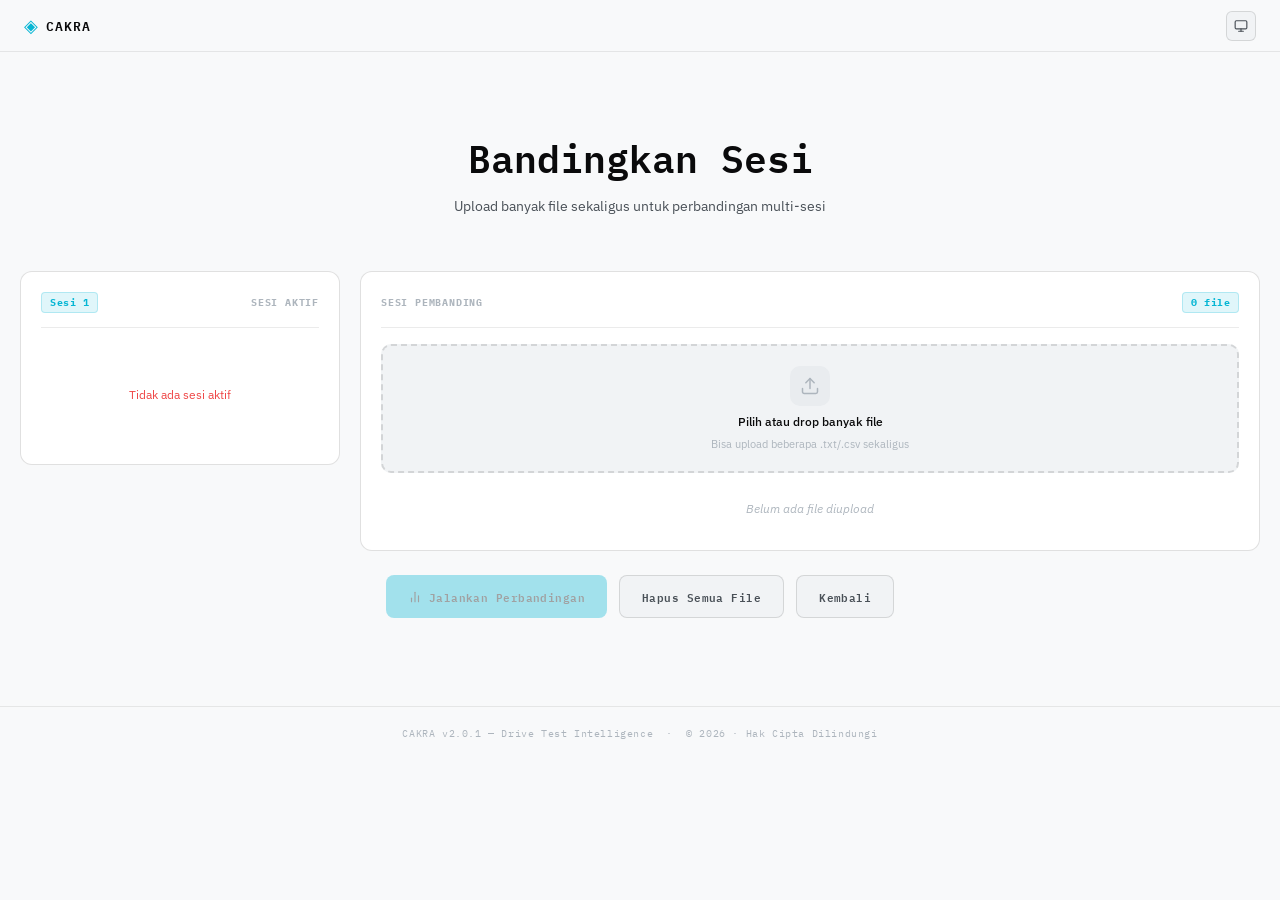
<file: compare.html>
<!DOCTYPE html>
<html lang="id">
<head>
<meta charset="UTF-8">
<meta name="theme-color" content="#06b6d4">
<meta name="apple-mobile-web-app-capable" content="yes">
<meta name="viewport" content="width=device-width, initial-scale=1.0">
<meta name="description" content="Cakra Compare — Bandingkan beberapa sesi drive test LTE &amp; 5G NR secara berdampingan.">
<link rel="icon" href="icons/icon.svg">
<title>Compare Sessions — Cakra</title>
<link rel="preconnect" href="https://fonts.googleapis.com">
<link href="https://fonts.googleapis.com/css2?family=IBM+Plex+Mono:wght@300;400;500;600&family=IBM+Plex+Sans:wght@300;400;500;600&display=swap" rel="stylesheet">
<style>
*,*::before,*::after{box-sizing:border-box;margin:0;padding:0}
:root{--bg:#0a0a0b;--bg2:#111113;--bg3:#18181b;--bg4:#1f1f23;--bg5:#26262c;--border:rgba(255,255,255,0.055);--border2:rgba(255,255,255,0.09);--text:#ececee;--text2:#8e8e97;--text3:#50505a;--cyan:#06b6d4;--cyan-hi:#22d3ee;--cyan-dim:rgba(6,182,212,0.10);--green:#22c55e;--green-dim:rgba(34,197,94,0.10);--red:#ef4444;--red-dim:rgba(239,68,68,0.10);--mono:'IBM Plex Mono',monospace;--sans:'IBM Plex Sans',system-ui,sans-serif}
[data-theme="light"]{--bg:#f8f9fa;--bg2:#ffffff;--bg3:#f1f3f5;--bg4:#e9ecef;--bg5:#dee2e6;--border:rgba(0,0,0,0.08);--border2:rgba(0,0,0,0.12);--text:#0a0a0b;--text2:#495057;--text3:#adb5bd;--cyan-dim:rgba(6,182,212,0.08)}
html{scroll-behavior:smooth}
body{font-family:var(--sans);background:var(--bg);color:var(--text);min-height:100vh;-webkit-font-smoothing:antialiased}
.nav{position:fixed;top:0;left:0;right:0;z-index:100;padding:0 24px;height:52px;background:rgba(10,10,11,0.9);border-bottom:1px solid var(--border);backdrop-filter:blur(16px);display:flex;align-items:center;justify-content:space-between}
[data-theme="light"] .nav{background:rgba(248,249,250,0.92)}
.nav-logo{display:flex;align-items:center;gap:8px;text-decoration:none;color:var(--text)}
.nav-logo-icon{color:var(--cyan);font-size:18px}
.nav-logo-text{font-family:var(--mono);font-size:13px;font-weight:600;letter-spacing:0.08em}
.theme-btn{width:30px;height:30px;display:flex;align-items:center;justify-content:center;background:var(--bg3);border:1px solid var(--border2);border-radius:6px;cursor:pointer;color:var(--text2);transition:0.15s}
.theme-btn:hover{border-color:var(--cyan);color:var(--cyan)}
.container{max-width:1300px;margin:0 auto;padding:20px}
.header{text-align:center;margin:80px 0 28px;padding:28px}
.title{font-family:var(--mono);font-size:38px;font-weight:600;margin-bottom:10px}
.subtitle{font-size:14px;color:var(--text2)}

/* PANEL */
.panel-grid{display:grid;grid-template-columns:320px 1fr;gap:20px;margin-bottom:24px;align-items:start}
@media(max-width:900px){.panel-grid{grid-template-columns:1fr}}
.card{background:var(--bg2);border:1px solid var(--border2);border-radius:12px;padding:20px}
.card-header{display:flex;align-items:center;justify-content:space-between;margin-bottom:16px;padding-bottom:14px;border-bottom:1px solid var(--border)}
.card-label{font-family:var(--mono);font-size:10px;font-weight:700;color:var(--text3);text-transform:uppercase;letter-spacing:0.08em}

/* BADGES */
.badge{font-family:var(--mono);font-size:10px;font-weight:700;padding:3px 8px;border-radius:4px;letter-spacing:0.05em}
.b0{background:rgba(6,182,212,0.12);color:#06b6d4;border:1px solid rgba(6,182,212,0.22)}
.b1{background:rgba(34,197,94,0.10);color:#22c55e;border:1px solid rgba(34,197,94,0.22)}
.b2{background:rgba(249,115,22,0.10);color:#f97316;border:1px solid rgba(249,115,22,0.22)}
.b3{background:rgba(168,85,247,0.10);color:#a855f7;border:1px solid rgba(168,85,247,0.22)}
.b4{background:rgba(234,179,8,0.10);color:#eab308;border:1px solid rgba(234,179,8,0.22)}
.b5{background:rgba(236,72,153,0.10);color:#ec4899;border:1px solid rgba(236,72,153,0.22)}
.b6{background:rgba(20,184,166,0.10);color:#14b8a6;border:1px solid rgba(20,184,166,0.22)}
.b7{background:rgba(251,146,60,0.10);color:#fb923c;border:1px solid rgba(251,146,60,0.22)}

/* SESSION 1 */
.s1-placeholder{display:flex;flex-direction:column;align-items:center;justify-content:center;gap:8px;min-height:100px;color:var(--text3);font-size:12px}
.spin{animation:spin 2s linear infinite;display:inline-block}
@keyframes spin{to{transform:rotate(360deg)}}
.file-row{display:flex;align-items:center;gap:8px;font-size:12px;font-weight:500;word-break:break-all;margin-bottom:6px}
.file-row svg{flex-shrink:0;color:var(--cyan)}
.stat-row{display:flex;justify-content:space-between;padding:6px 0;font-size:11.5px;border-bottom:1px solid var(--border)}
.stat-row:last-child{border-bottom:none}
.stat-label{color:var(--text2)}
.stat-value{font-family:var(--mono);font-weight:600;color:var(--cyan)}

/* UPLOAD ZONE */
.upload-zone{background:var(--bg3);border:2px dashed var(--border2);border-radius:10px;padding:20px;text-align:center;cursor:pointer;transition:border-color 0.2s,background 0.2s;display:flex;flex-direction:column;align-items:center;gap:8px;min-height:110px;justify-content:center}
.upload-zone:hover,.upload-zone.drag-over{border-color:var(--cyan);background:var(--cyan-dim)}
.upload-icon{width:40px;height:40px;display:flex;align-items:center;justify-content:center;background:var(--bg4);border-radius:10px;color:var(--text3);transition:0.2s}
.upload-zone:hover .upload-icon,.upload-zone.drag-over .upload-icon{background:var(--cyan-dim);color:var(--cyan)}

/* SESSION LIST */
.sess-list{margin-top:14px;display:flex;flex-direction:column;gap:8px}
.sess-empty{text-align:center;padding:14px;color:var(--text3);font-size:11.5px;font-style:italic}
.sess-item{background:var(--bg3);border:1px solid var(--border);border-radius:9px;padding:10px 14px;display:flex;align-items:center;gap:10px}
.sess-item:hover{border-color:var(--border2)}
.sess-item-info{flex:1;min-width:0}
.sess-item-name{font-size:11.5px;font-weight:500;white-space:nowrap;overflow:hidden;text-overflow:ellipsis}
.sess-item-meta{font-family:var(--mono);font-size:10px;color:var(--text3);margin-top:2px}
.sess-remove{width:24px;height:24px;display:flex;align-items:center;justify-content:center;background:none;border:1px solid var(--border);border-radius:5px;cursor:pointer;color:var(--text3);transition:0.15s;flex-shrink:0}
.sess-remove:hover{color:var(--red);border-color:var(--red);background:var(--red-dim)}

/* ACTIONS */
.actions{display:flex;gap:12px;justify-content:center;margin-bottom:28px;flex-wrap:wrap}
.btn{font-family:var(--mono);font-size:11px;font-weight:600;padding:11px 22px;border-radius:8px;border:none;cursor:pointer;transition:0.15s;letter-spacing:0.04em;display:inline-flex;align-items:center;gap:7px}
.btn-primary{background:var(--cyan);color:#000}
.btn-primary:hover{background:var(--cyan-hi)}
.btn-primary:disabled{opacity:0.35;cursor:not-allowed}
.btn-secondary{background:var(--bg3);border:1px solid var(--border2);color:var(--text2)}
.btn-secondary:hover{border-color:var(--cyan);color:var(--cyan)}

/* RESULT TABLES */
.result-section{background:var(--bg2);border:1px solid var(--border2);border-radius:12px;padding:24px;margin-bottom:20px;overflow:hidden}
.sect-title{font-family:var(--mono);font-size:10px;font-weight:700;color:var(--text3);text-transform:uppercase;letter-spacing:0.08em;margin-bottom:16px}
.tbl-wrap{overflow-x:auto;-webkit-overflow-scrolling:touch}
.cmp-table{width:100%;border-collapse:collapse;font-size:12px}
.cmp-table th{background:var(--bg3);padding:10px 14px;text-align:left;font-family:var(--mono);font-size:10px;font-weight:700;border-bottom:2px solid var(--border2);white-space:nowrap}
.cmp-table td{padding:9px 14px;border-bottom:1px solid var(--border);white-space:nowrap}
.cmp-table tr:last-child td{border-bottom:none}
.cmp-table tr:hover td{background:rgba(255,255,255,0.02)}
.col-metric{color:var(--text2);font-family:var(--mono);font-size:11px}
.val-better{color:var(--green)}
.val-worse{color:var(--red)}

/* per-session col colors */
.th0{background:rgba(6,182,212,0.09)!important;color:#06b6d4!important}
.th1{background:rgba(34,197,94,0.08)!important;color:#22c55e!important}
.th2{background:rgba(249,115,22,0.08)!important;color:#f97316!important}
.th3{background:rgba(168,85,247,0.08)!important;color:#a855f7!important}
.th4{background:rgba(234,179,8,0.08)!important;color:#eab308!important}
.th5{background:rgba(236,72,153,0.08)!important;color:#ec4899!important}
.th6{background:rgba(20,184,166,0.08)!important;color:#14b8a6!important}
.th7{background:rgba(251,146,60,0.08)!important;color:#fb923c!important}
.td0{background:rgba(6,182,212,0.04)!important}
.td1{background:rgba(34,197,94,0.03)!important}
.td2{background:rgba(249,115,22,0.03)!important}
.td3{background:rgba(168,85,247,0.03)!important}
.td4{background:rgba(234,179,8,0.03)!important}
.td5{background:rgba(236,72,153,0.03)!important}
.td6{background:rgba(20,184,166,0.03)!important}
.td7{background:rgba(251,146,60,0.03)!important}

.back-btn{font-family:var(--mono);font-size:11px;color:var(--cyan);text-decoration:none;display:inline-flex;align-items:center;gap:6px;margin-bottom:18px}
.back-btn:hover{color:var(--cyan-hi)}
</style>
</head>
<body>
<script>
(function(){var s=sessionStorage.getItem('cakra_theme')||'system';var t=s==='system'?(window.matchMedia('(prefers-color-scheme: dark)').matches?'dark':'light'):s;document.documentElement.setAttribute('data-theme',t)})();
</script>

<nav class="nav">
  <a href="dashboard.html" class="nav-logo">
    <span class="nav-logo-icon">◈</span>
    <span class="nav-logo-text">CAKRA</span>
  </a>
  <button class="theme-btn" id="themeBtn" onclick="cycleTheme()">
    <svg width="14" height="14" viewBox="0 0 24 24" fill="none" stroke="currentColor" stroke-width="2" stroke-linecap="round" stroke-linejoin="round"><path d="M21 12.79A9 9 0 1 1 11.21 3 7 7 0 0 0 21 12.79z"/></svg>
  </button>
</nav>

<div class="container">
  <div class="header">
    <div class="title">Bandingkan Sesi</div>
    <div class="subtitle">Upload banyak file sekaligus untuk perbandingan multi-sesi</div>
  </div>

  <div class="panel-grid">
    <!-- KIRI: Sesi Aktif -->
    <div class="card">
      <div class="card-header">
        <div class="badge b0">Sesi 1</div>
        <div class="card-label">Sesi Aktif</div>
      </div>
      <div id="s1Info" class="s1-placeholder">
        <span class="spin" style="font-size:18px">⟳</span>
        <span>Memuat data...</span>
      </div>
    </div>

    <!-- KANAN: Upload multi file -->
    <div class="card">
      <div class="card-header">
        <div class="card-label">Sesi Pembanding</div>
        <span id="countBadge" class="badge b0">0 file</span>
      </div>

      <div class="upload-zone" id="uploadZone"
        onclick="document.getElementById('fileInput').click()"
        ondragover="event.preventDefault();this.classList.add('drag-over')"
        ondragleave="this.classList.remove('drag-over')"
        ondrop="handleDrop(event)">
        <div class="upload-icon">
          <svg width="20" height="20" viewBox="0 0 24 24" fill="none" stroke="currentColor" stroke-width="1.8" stroke-linecap="round" stroke-linejoin="round"><path d="M21 15v4a2 2 0 0 1-2 2H5a2 2 0 0 1-2-2v-4"/><polyline points="17 8 12 3 7 8"/><line x1="12" y1="3" x2="12" y2="15"/></svg>
        </div>
        <div style="font-size:12px;font-weight:500">Pilih atau drop banyak file</div>
        <div style="font-size:10.5px;color:var(--text3)">Bisa upload beberapa .txt/.csv sekaligus</div>
        <input type="file" id="fileInput" accept=".txt,.csv" multiple style="display:none" onchange="handleFileSelect(event)">
      </div>

      <div class="sess-list" id="sessList">
        <div class="sess-empty" id="sessEmpty">Belum ada file diupload</div>
      </div>
    </div>
  </div>

  <!-- ACTIONS -->
  <div class="actions">
    <button class="btn btn-primary" id="compareBtn" onclick="runComparison()" disabled>
      <svg width="14" height="14" viewBox="0 0 24 24" fill="none" stroke="currentColor" stroke-width="2" stroke-linecap="round" stroke-linejoin="round"><path d="M18 20V10"/><path d="M12 20V4"/><path d="M6 20v-6"/></svg>
      Jalankan Perbandingan
    </button>
    <button class="btn btn-secondary" onclick="clearAll()">Hapus Semua File</button>
    <button class="btn btn-secondary" onclick="location.href='dashboard.html'">Kembali</button>
  </div>

  <!-- RESULTS -->
  <div id="results" style="display:none">
    <div class="result-section">
      <div class="sect-title">Perbandingan KPI</div>
      <div class="tbl-wrap"><table class="cmp-table"><thead id="kpiHead"></thead><tbody id="kpiBody"></tbody></table></div>
    </div>
    <div class="result-section">
      <div class="sect-title">Distribusi Sinyal RSRP</div>
      <div class="tbl-wrap"><table class="cmp-table"><thead id="distHead"></thead><tbody id="distBody"></tbody></table></div>
    </div>
    <div class="result-section">
      <div class="sect-title">Serving Cell Distribution (Top 10)</div>
      <div class="tbl-wrap" id="cellWrap"></div>
    </div>
  </div>
</div>

<script src="js/parser.js"></script>
<script>
// ─── STATE ───
var S1 = null;           // current session data
var EXTRAS = [];         // [{name, data}]
var COLORS = ['#06b6d4','#22c55e','#f97316','#a855f7','#eab308','#ec4899','#14b8a6','#fb923c'];

// ─── THEME ───
var THEMES = ['dark','light','system'];
var TICONS = [
  '<svg width="14" height="14" viewBox="0 0 24 24" fill="none" stroke="currentColor" stroke-width="2" stroke-linecap="round" stroke-linejoin="round"><path d="M21 12.79A9 9 0 1 1 11.21 3 7 7 0 0 0 21 12.79z"/></svg>',
  '<svg width="14" height="14" viewBox="0 0 24 24" fill="none" stroke="currentColor" stroke-width="2" stroke-linecap="round" stroke-linejoin="round"><circle cx="12" cy="12" r="5"/><line x1="12" y1="1" x2="12" y2="3"/><line x1="12" y1="21" x2="12" y2="23"/><line x1="4.22" y1="4.22" x2="5.64" y2="5.64"/><line x1="18.36" y1="18.36" x2="19.78" y2="19.78"/><line x1="1" y1="12" x2="3" y2="12"/><line x1="21" y1="12" x2="23" y2="12"/><line x1="4.22" y1="19.78" x2="5.64" y2="18.36"/><line x1="18.36" y1="5.64" x2="19.78" y2="4.22"/></svg>',
  '<svg width="14" height="14" viewBox="0 0 24 24" fill="none" stroke="currentColor" stroke-width="2" stroke-linecap="round" stroke-linejoin="round"><rect x="2" y="3" width="20" height="14" rx="2"/><line x1="8" y1="21" x2="16" y2="21"/><line x1="12" y1="17" x2="12" y2="21"/></svg>'
];
var tIdx = 0;
function initTheme(){var s=sessionStorage.getItem('cakra_theme')||'system';tIdx=THEMES.indexOf(s);if(tIdx<0)tIdx=0;applyTheme()}
function cycleTheme(){tIdx=(tIdx+1)%THEMES.length;sessionStorage.setItem('cakra_theme',THEMES[tIdx]);applyTheme()}
function applyTheme(){var t=THEMES[tIdx];if(t==='system')t=window.matchMedia('(prefers-color-scheme: dark)').matches?'dark':'light';document.documentElement.setAttribute('data-theme',t);var b=document.getElementById('themeBtn');if(b)b.innerHTML=TICONS[tIdx]}

// ─── METRICS ───
function getMetrics(data){
  var rsrps=data.map(function(d){return d.rsrp}).filter(function(v){return v!=null&&!isNaN(v)});
  var rsrqs=data.map(function(d){return d.rsrq}).filter(function(v){return v!=null&&!isNaN(v)});
  var snrs=data.map(function(d){return d.snr}).filter(function(v){return v!=null&&!isNaN(v)});
  var speeds=data.map(function(d){return d.speed}).filter(function(v){return v!=null&&!isNaN(v)});
  var dls=data.map(function(d){return d.dl}).filter(function(v){return v!=null&&!isNaN(v)});
  var uls=data.map(function(d){return d.ul}).filter(function(v){return v!=null&&!isNaN(v)});
  function avg(a){return a.length?a.reduce(function(x,y){return x+y},0)/a.length:null}
  function fmt(v,u){return v!=null?v.toFixed(1)+(u||''):'N/A'}
  return [
    {key:'Data Points',   raw:data.length,            disp:data.length.toLocaleString(), hib:null},
    {key:'Avg RSRP',      raw:avg(rsrps),              disp:fmt(avg(rsrps),' dBm'),       hib:true},
    {key:'Min RSRP',      raw:rsrps.length?Math.min.apply(null,rsrps):null, disp:fmt(rsrps.length?Math.min.apply(null,rsrps):null,' dBm'), hib:true},
    {key:'Max RSRP',      raw:rsrps.length?Math.max.apply(null,rsrps):null, disp:fmt(rsrps.length?Math.max.apply(null,rsrps):null,' dBm'), hib:true},
    {key:'Avg RSRQ',      raw:avg(rsrqs),              disp:fmt(avg(rsrqs),' dB'),        hib:true},
    {key:'Avg SINR',      raw:avg(snrs),               disp:fmt(avg(snrs),' dB'),         hib:true},
    {key:'Avg Speed',     raw:avg(speeds)!=null?avg(speeds)*3.6:null, disp:fmt(avg(speeds)!=null?avg(speeds)*3.6:null,' km/h'), hib:null},
    {key:'Avg DL',        raw:avg(dls),                disp:fmt(avg(dls),' Mbps'),        hib:true},
    {key:'Avg UL',        raw:avg(uls),                disp:fmt(avg(uls),' Mbps'),        hib:true},
  ];
}

function getDist(data){
  var rsrps=data.map(function(d){return d.rsrp}).filter(function(v){return v!=null&&!isNaN(v)});
  var ranges={'> -75 dBm':0,'-75 to -85':0,'-85 to -95':0,'-95 to -105':0,'-105 to -115':0,'< -115 dBm':0};
  rsrps.forEach(function(r){
    if(r>-75)ranges['> -75 dBm']++;
    else if(r>=-85)ranges['-75 to -85']++;
    else if(r>=-95)ranges['-85 to -95']++;
    else if(r>=-105)ranges['-95 to -105']++;
    else if(r>=-115)ranges['-105 to -115']++;
    else ranges['< -115 dBm']++;
  });
  return{ranges:ranges,total:rsrps.length};
}

// ─── SESSION 1 ───
function loadS1(){
  try{
    var raw=sessionStorage.getItem('cakra_data');
    if(!raw){setS1Err('Tidak ada sesi aktif');return}
    S1=JSON.parse(raw);
    if(!S1||!S1.length){setS1Err('Data kosong');return}
    renderS1(sessionStorage.getItem('cakra_filename')||'Sesi Aktif');
  }catch(e){setS1Err('Error loading session')}
}
function setS1Err(msg){document.getElementById('s1Info').innerHTML='<span style="color:var(--red);font-size:12px">'+msg+'</span>'}
function renderS1(fname){
  var m=getMetrics(S1);
  var short=fname.length>38?fname.slice(0,36)+'…':fname;
  var h='<div class="file-row"><svg width="13" height="13" viewBox="0 0 24 24" fill="none" stroke="currentColor" stroke-width="2" stroke-linecap="round" stroke-linejoin="round"><path d="M14 2H6a2 2 0 0 0-2 2v16a2 2 0 0 0 2 2h12a2 2 0 0 0 2-2V8z"/><polyline points="14 2 14 8 20 8"/></svg><span title="'+fname+'">'+short+'</span></div>';
  var preview=['Data Points','Avg RSRP','Min RSRP','Max RSRP','Avg Speed'];
  preview.forEach(function(k){
    var item=m.find(function(x){return x.key===k});
    if(item)h+='<div class="stat-row"><span class="stat-label">'+k+'</span><span class="stat-value">'+item.disp+'</span></div>';
  });
  document.getElementById('s1Info').innerHTML=h;
}

// ─── FILE UPLOAD ───
function handleDrop(e){
  e.preventDefault();
  document.getElementById('uploadZone').classList.remove('drag-over');
  if(e.dataTransfer.files.length)processFiles(e.dataTransfer.files);
}
function handleFileSelect(e){
  if(e.target.files.length)processFiles(e.target.files);
  e.target.value='';
}
// ─── SESSION GROUPING HELPERS ───
// G-Net produces 4 files per session with suffixes: _events, _datatest, _cellinfo
// Files sharing the same base timestamp prefix = one session
// Priority for main data: plain .txt (no suffix) > _datatest > _cellinfo (ignore _events)
var SUFFIXES = ['_events', '_datatest', '_cellinfo'];
var MAIN_SUFFIX_PRIORITY = ['_datatest', '_cellinfo']; // fallback if no plain .txt

function getSessionKey(filename) {
  // Strip .txt extension
  var base = filename.replace(/\.txt$/i, '');
  // Remove known suffixes to get the session key (timestamp prefix)
  for (var i = 0; i < SUFFIXES.length; i++) {
    if (base.endsWith(SUFFIXES[i])) {
      return base.slice(0, base.length - SUFFIXES[i].length);
    }
  }
  return base; // plain file, key = itself
}

function getFileSuffix(filename) {
  var base = filename.replace(/\.txt$/i, '');
  for (var i = 0; i < SUFFIXES.length; i++) {
    if (base.endsWith(SUFFIXES[i])) return SUFFIXES[i];
  }
  return '_main'; // plain file
}

function processFiles(list) {
  // Step 1: read all files first, then group by session key
  var pending = Array.from(list);
  var fileResults = {}; // key: filename → {sessionKey, suffix, content}
  var readCount = 0;

  pending.forEach(function(file) {
    var r = new FileReader();
    r.onload = function(ev) {
      var sessionKey = getSessionKey(file.name);
      var suffix = getFileSuffix(file.name);
      if (!fileResults[sessionKey]) fileResults[sessionKey] = {};
      fileResults[sessionKey][suffix] = { name: file.name, content: ev.target.result };
      readCount++;
      if (readCount === pending.length) {
        // All files read — now group into sessions
        groupAndAddSessions(fileResults);
      }
    };
    r.readAsText(file);
  });
}

function groupAndAddSessions(fileResults) {
  var added = 0, skipped = 0, errors = [];

  Object.keys(fileResults).forEach(function(sessionKey) {
    var group = fileResults[sessionKey];

    // Skip if this session key already loaded
    if (EXTRAS.find(function(s) { return s.sessionKey === sessionKey; })) {
      skipped++;
      return;
    }

    // Pick the main data file: plain > _datatest > _cellinfo; skip _events entirely
    var mainFile = group['_main'] || group['_datatest'] || group['_cellinfo'] || null;
    if (!mainFile) { skipped++; return; } // only had _events

    try {
      var rows = CakraParser.parseTxt(mainFile.content);
      if (!rows.length) {
        errors.push(mainFile.name + ' (tidak ada data valid)');
        return;
      }
      // Use the plain filename (or the main file used) as display name
      var displayName = group['_main'] ? group['_main'].name : mainFile.name;
      EXTRAS.push({ name: displayName, sessionKey: sessionKey, data: rows });
      added++;
    } catch(err) {
      errors.push(mainFile.name + ': ' + err.message);
    }
  });

  renderList();
  updateUI();

  if (errors.length) {
    alert('Gagal baca ' + errors.length + ' file:\n' + errors.join('\n'));
  }
}
function removeSession(i){
  EXTRAS.splice(i,1);
  renderList();
  updateUI();
  if(!EXTRAS.length)document.getElementById('results').style.display='none';
}
function clearAll(){
  EXTRAS=[];
  renderList();
  updateUI();
  document.getElementById('results').style.display='none';
}

function renderList(){
  var list=document.getElementById('sessList');
  var empty=document.getElementById('sessEmpty');
  document.getElementById('countBadge').textContent=EXTRAS.length+' sesi';
  list.querySelectorAll('.sess-item').forEach(function(el){el.remove()});
  if(!EXTRAS.length){empty.style.display='block';return}
  empty.style.display='none';
  EXTRAS.forEach(function(sess,i){
    var ci=(i+1)%COLORS.length;
    var m=getMetrics(sess.data);
    var avgRsrp=m.find(function(x){return x.key==='Avg RSRP'});
    var pts=m.find(function(x){return x.key==='Data Points'});
    var dl=m.find(function(x){return x.key==='Avg DL'});
    var item=document.createElement('div');
    item.className='sess-item';
    item.innerHTML='<span class="badge b'+ci+'">Sesi '+(i+2)+'</span>'
      +'<div class="sess-item-info"><div class="sess-item-name" title="'+sess.name+'">'+sess.name+'</div>'
      +'<div class="sess-item-meta">'+(pts?pts.disp:'?')+' pts · RSRP '+(avgRsrp?avgRsrp.disp:'N/A')+' · DL '+(dl?dl.disp:'N/A')+'</div></div>'
      +'<button class="sess-remove" onclick="removeSession('+i+')" title="Hapus">'
      +'<svg width="11" height="11" viewBox="0 0 24 24" fill="none" stroke="currentColor" stroke-width="2.5" stroke-linecap="round"><line x1="18" y1="6" x2="6" y2="18"/><line x1="6" y1="6" x2="18" y2="18"/></svg>'
      +'</button>';
    list.appendChild(item);
  });
}

function updateUI(){
  document.getElementById('compareBtn').disabled=!(S1&&EXTRAS.length>0);
}

// ─── COMPARISON ───
function allSessions(){
  return [{name:sessionStorage.getItem('cakra_filename')||'Sesi Aktif',data:S1}].concat(EXTRAS);
}

function makeHead(sessions){
  return sessions.map(function(s,i){
    var short=s.name.length>20?s.name.slice(0,18)+'…':s.name;
    return '<th class="th'+i+'" title="'+s.name+'">Sesi '+(i+1)+'<br><span style="font-size:9px;font-weight:400;opacity:0.65">'+short+'</span></th>';
  }).join('');
}

function runComparison(){
  if(!S1||!EXTRAS.length)return;
  var sessions=allSessions();

  // KPI
  var allM=sessions.map(function(s){return getMetrics(s.data)});
  var ref=allM[0];
  document.getElementById('kpiHead').innerHTML='<tr><th style="min-width:110px">Metrik</th>'+makeHead(sessions)+'<th>Δ vs Sesi 1</th></tr>';
  var kbody='';
  ref.forEach(function(refItem){
    var k=refItem.key;
    var row='<td class="col-metric">'+k+'</td>';
    allM.forEach(function(m,i){
      var item=m.find(function(x){return x.key===k});
      row+='<td class="td'+i+'">'+(item?item.disp:'N/A')+'</td>';
    });
    // delta cells
    var deltas=allM.slice(1).map(function(m,i){
      var item=m.find(function(x){return x.key===k});
      if(!item||item.raw==null||refItem.raw==null)return'<span style="color:var(--text3)">—</span>';
      var d=item.raw-refItem.raw;
      var sign=d>=0?'+':'';
      var cls=refItem.hib===true?(d>=0?'val-better':'val-worse'):refItem.hib===false?(d<=0?'val-better':'val-worse'):'';
      return'<span class="'+cls+'" style="color:'+COLORS[(i+1)%COLORS.length]+'">'+sign+d.toFixed(1)+'</span>';
    }).join('<span style="color:var(--text3)"> / </span>');
    row+='<td style="font-family:var(--mono);font-size:11px;font-weight:700">'+deltas+'</td>';
    kbody+='<tr>'+row+'</tr>';
  });
  document.getElementById('kpiBody').innerHTML=kbody;

  // DIST
  var allD=sessions.map(function(s){return getDist(s.data)});
  document.getElementById('distHead').innerHTML='<tr><th style="min-width:130px">Range</th>'+makeHead(sessions)+'</tr>';
  var dbody='';
  Object.keys(allD[0].ranges).forEach(function(range){
    var row='<td class="col-metric">'+range+'</td>';
    allD.forEach(function(d,i){
      var cnt=d.ranges[range];
      var pct=d.total?(cnt/d.total*100).toFixed(1):'0.0';
      row+='<td class="td'+i+'">'+cnt.toLocaleString()+' <span style="color:var(--text3);font-size:10px">('+pct+'%)</span></td>';
    });
    dbody+='<tr>'+row+'</tr>';
  });
  document.getElementById('distBody').innerHTML=dbody;

  // CELL
  var allCM=sessions.map(function(s){
    var cells={};
    s.data.forEach(function(d){if(d.cellname)cells[d.cellname]=(cells[d.cellname]||0)+1});
    return cells;
  });
  var allCells={};
  allCM.forEach(function(m){Object.keys(m).forEach(function(c){allCells[c]=(allCells[c]||0)+m[c]})});
  var top=Object.keys(allCells).sort(function(a,b){return allCells[b]-allCells[a]}).slice(0,10);
  if(!top.length){document.getElementById('cellWrap').innerHTML='<p style="color:var(--text3);font-size:12px;padding:8px">Tidak ada data cell.</p>';}
  else{
    var ch='<table class="cmp-table"><thead><tr><th style="min-width:140px">Cell Name</th>'+makeHead(sessions)+'</tr></thead><tbody>';
    top.forEach(function(cell){
      var row='<td class="col-metric">'+cell+'</td>';
      allCM.forEach(function(m,i){row+='<td class="td'+i+'">'+(m[cell]||0).toLocaleString()+'</td>'});
      ch+='<tr>'+row+'</tr>';
    });
    document.getElementById('cellWrap').innerHTML=ch+'</tbody></table>';
  }

  document.getElementById('results').style.display='block';
  document.getElementById('results').scrollIntoView({behavior:'smooth'});
}

// ─── INIT ───
document.addEventListener('DOMContentLoaded',function(){
  initTheme();
  loadS1();
  updateUI();
});
</script>
<footer style="text-align:center;padding:20px 24px;font-family:var(--mono);font-size:10px;color:var(--text3);border-top:1px solid var(--border);margin-top:40px;letter-spacing:0.06em">CAKRA v2.0.1 — Drive Test Intelligence &nbsp;·&nbsp; © 2026 · Hak Cipta Dilindungi</footer>
</body>
</html>
</file>
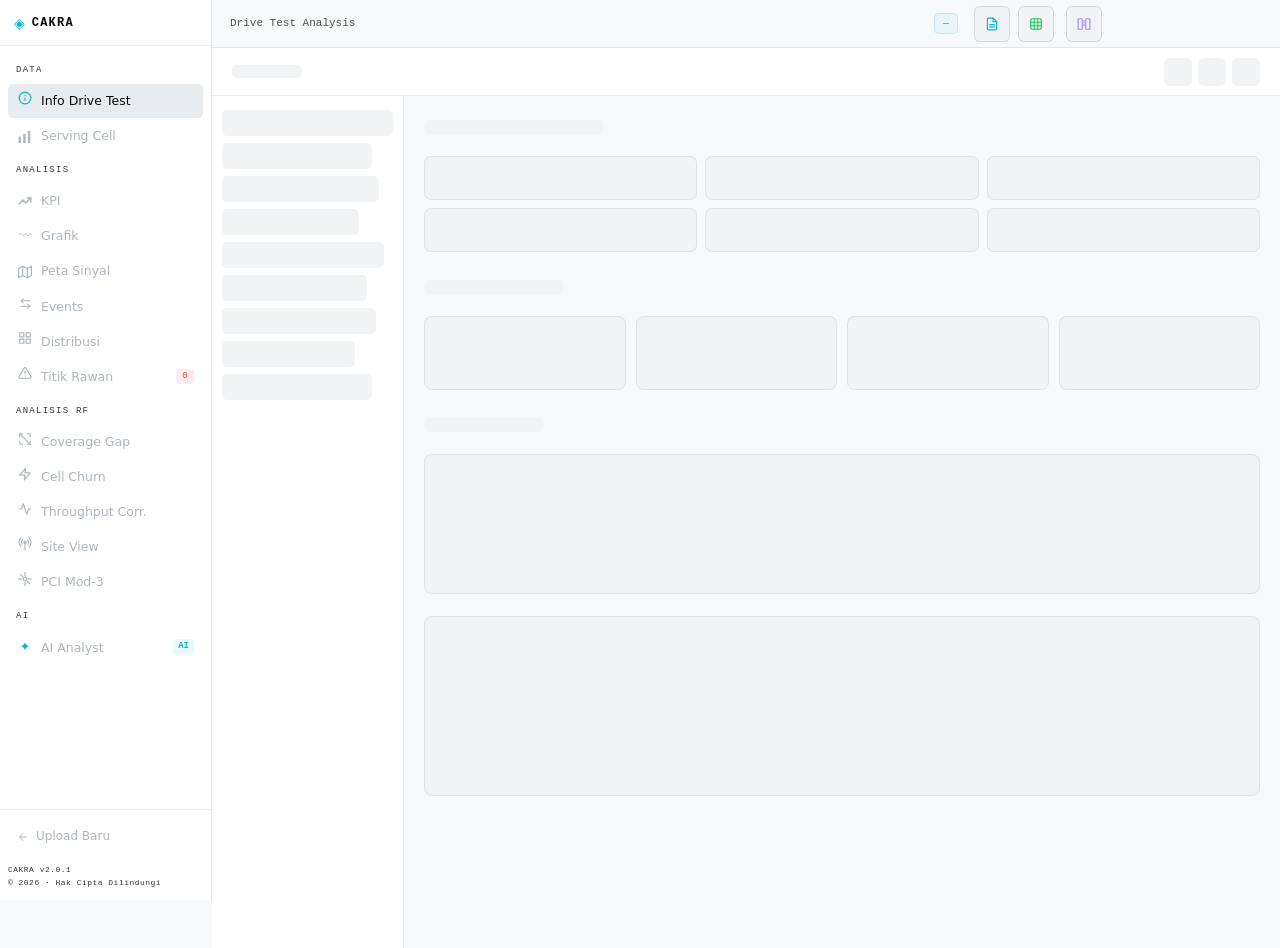
<file: dashboard.html>
<!DOCTYPE html>
<html lang="id">
<head>
<meta charset="UTF-8">
<meta http-equiv="cache-control" content="no-cache, no-store, must-revalidate">
<meta http-equiv="pragma" content="no-cache">
<meta http-equiv="expires" content="0">
<meta name="theme-color" content="#06b6d4">
<meta name="apple-mobile-web-app-capable" content="yes">
<meta name="apple-mobile-web-app-title" content="Cakra">
<link rel="manifest" href="manifest.json">
<link rel="icon" href="icons/icon.svg" type="image/svg+xml">
<meta name="viewport" content="width=device-width, initial-scale=1.0, maximum-scale=1.0">
<title>Cakra — Drive Test Intelligence</title>


<link rel="stylesheet" href="css/leaflet.min.css"/>
<style>
/* RESET & TOKENS */
*, *::before, *::after { box-sizing: border-box; margin: 0; padding: 0; }
:root {
  --bg:   #0a0a0b;
  --bg2:  #111113;
  --bg3:  #18181b;
  --bg4:  #1f1f23;
  --bg5:  #26262c;

  --border:  rgba(255,255,255,0.055);
  --border2: rgba(255,255,255,0.09);
  --border3: rgba(255,255,255,0.14);

  --text:  #ececee;
  --text2: #8e8e97;
  --text3: #50505a;
  --text4: #35353d;

  --cyan:      #06b6d4;
  --cyan-hi:   #22d3ee;
  --cyan-dim:  rgba(6,182,212,0.10);
  --cyan-dim2: rgba(6,182,212,0.06);

  --green:     #22c55e;
  --green-dim: rgba(34,197,94,0.10);

  --yellow:    #eab308;
  --yellow-dim:rgba(234,179,8,0.10);

  --orange:    #f97316;
  --orange-dim:rgba(249,115,22,0.10);

  --red:       #ef4444;
  --red-dim:   rgba(239,68,68,0.10);

  --purple:    #a855f7;
  --purple-dim:rgba(168,85,247,0.10);

  --mono: 'Segoe UI Mono','SF Mono','Consolas','Liberation Mono',monospace;
  --sans: 'Segoe UI','SF Pro Display',-apple-system,BlinkMacSystemFont,system-ui,sans-serif;

  --radius:    8px;
  --radius-sm: 5px;
  --radius-lg: 12px;
  --sidebar-w: 212px;
  --topbar-h:  48px;
}

html { scroll-behavior: smooth; }
body {
  font-family: var(--sans);
  background: var(--bg);
  color: var(--text);
  min-height: 100vh;
  line-height: 1.55;
  -webkit-font-smoothing: antialiased;
  overflow-x: hidden;
}

/* SCROLLBAR */
::-webkit-scrollbar { width: 4px; height: 4px; }
::-webkit-scrollbar-track { background: transparent; }
::-webkit-scrollbar-thumb { background: var(--bg5); border-radius: 2px; }
::-webkit-scrollbar-thumb:hover { background: var(--text3); }

/* SIDEBAR */
.sidebar {
  position: fixed; top: 0; left: 0;
  width: var(--sidebar-w); height: 100vh;
  background: var(--bg2);
  border-right: 1px solid var(--border);
  display: flex; flex-direction: column;
  z-index: 100;
  transition: transform 0.22s cubic-bezier(0.4,0,0.2,1);
}
.sidebar-logo {
  padding: 14px 14px 12px;
  border-bottom: 1px solid var(--border);
  display: flex; align-items: center; justify-content: space-between;
  flex-shrink: 0;
}
.logo {
  display: flex; align-items: center; gap: 7px;
  text-decoration: none; color: var(--text);
}
.logo-icon { color: var(--cyan); font-size: 14px; line-height: 1; }
.logo-text {
  font-family: var(--mono); font-size: 12px; font-weight: 600;
  letter-spacing: 0.1em;
}
.logo-accent { color: var(--cyan); }
.sidebar-close {
  display: none; background: none; border: none;
  color: var(--text3); cursor: pointer; font-size: 15px;
  padding: 4px; line-height: 1; border-radius: 4px;
  transition: color 0.15s, background 0.15s;
}
.sidebar-close:hover { background: var(--bg4); color: var(--text); }

.sidebar-nav {
  flex: 1; padding: 8px 8px; overflow-y: auto;
  display: flex; flex-direction: column; gap: 1px;
}
.nav-group-label {
  font-family: var(--mono); font-size: 9px; font-weight: 500;
  letter-spacing: 0.14em; color: var(--text4);
  text-transform: uppercase;
  padding: 10px 8px 5px;
}
.nav-item {
  display: flex; align-items: center; gap: 8px;
  padding: 7px 9px; border-radius: var(--radius-sm);
  text-decoration: none; color: var(--text3);
  font-size: 12.5px; font-weight: 400;
  transition: all 0.12s;
  position: relative;
}
.nav-item:hover { background: var(--bg3); color: var(--text2); }
.nav-item.active {
  background: var(--bg4); color: var(--text);
}
.nav-item.active .nav-icon { color: var(--cyan); }
.nav-icon { font-size: 13px; width: 16px; text-align: center; flex-shrink: 0; }
.nav-label { flex: 1; }
.nav-badge {
  background: var(--bg5); color: var(--text3);
  font-family: var(--mono); font-size: 9px;
  padding: 1px 5px; border-radius: 3px;
  min-width: 18px; text-align: center; flex-shrink: 0;
}
.nav-badge-red { background: var(--red-dim); color: var(--red); }
.nav-badge-ai  { background: var(--cyan-dim); color: var(--cyan); font-weight: 600; }
.nav-item-ai .nav-icon { color: var(--cyan); }

.sidebar-footer {
  padding: 10px 8px;
  border-top: 1px solid var(--border);
  flex-shrink: 0;
}
.back-btn {
  display: flex; align-items: center; gap: 7px;
  padding: 7px 9px; border-radius: var(--radius-sm);
  text-decoration: none; color: var(--text3);
  font-size: 12px; transition: all 0.12s;
}
.back-btn:hover { background: var(--bg3); color: var(--text); }
.back-btn svg { flex-shrink: 0; }

.sidebar-overlay {
  display: none; position: fixed; inset: 0;
  background: rgba(0,0,0,0.6);
  backdrop-filter: blur(2px);
  z-index: 99;
}

/* TOPBAR */
.topbar {
  position: fixed; top: 0; left: var(--sidebar-w); right: 0;
  height: var(--topbar-h);
  background: rgba(10,10,11,0.92);
  border-bottom: 1px solid var(--border);
  backdrop-filter: blur(12px);
  display: flex; align-items: center;
  padding: 0 18px; gap: 12px; z-index: 90;
}
.menu-toggle {
  display: none; flex-direction: column; gap: 4px;
  background: none; border: none; cursor: pointer; padding: 5px;
  border-radius: var(--radius-sm);
}
.menu-toggle span {
  width: 17px; height: 1.5px; background: var(--text2);
  border-radius: 1px; transition: 0.2s; display: block;
}
.menu-toggle:hover span { background: var(--text); }

.topbar-title {
  font-family: var(--mono); font-size: 11px;
  color: var(--text2); flex: 1;
  white-space: nowrap; overflow: hidden; text-overflow: ellipsis;
}
.topbar-actions { display: flex; align-items: center; gap: 8px; flex-shrink: 0; }
.file-info-badge {
  font-family: var(--mono); font-size: 10px;
  color: var(--cyan); padding: 2px 8px;
  background: var(--cyan-dim2);
  border: 1px solid rgba(6,182,212,0.18);
  border-radius: var(--radius-sm);
  max-width: 200px; overflow: hidden; text-overflow: ellipsis; white-space: nowrap;
}

/* MAIN */
.dashboard-main {
  margin-left: var(--sidebar-w);
  padding-top: var(--topbar-h);
  min-height: 100vh;
}
.no-data-state {
  display: flex; flex-direction: column; align-items: center;
  justify-content: center; min-height: 70vh; gap: 14px; text-align: center;
  padding: 24px;
}
/* SKELETON */
.loading-state { display: block; padding: 0; min-height: unset; }
.skel-page { display: flex; flex-direction: column; gap: 0; min-height: 100vh; }
.skel-topbar { height: 48px; background: var(--bg2); border-bottom: 1px solid var(--border); display: flex; align-items: center; padding: 0 20px; gap: 10px; flex-shrink: 0; }
.skel-body { display: flex; flex: 1; }
.skel-sidebar { width: 192px; flex-shrink: 0; background: var(--bg2); border-right: 1px solid var(--border); padding: 14px 10px; display: flex; flex-direction: column; gap: 7px; }
.skel-main { flex: 1; padding: 24px 20px; display: flex; flex-direction: column; gap: 22px; overflow: hidden; }
.sk { background: var(--bg3); border-radius: 5px; position: relative; overflow: hidden; flex-shrink: 0; }
.sk::after { content: ''; position: absolute; inset: 0; background: linear-gradient(90deg, transparent 0%, rgba(255,255,255,0.055) 50%, transparent 100%); animation: shimmer 2.4s ease-in-out infinite; transform: translateX(-100%); }
@keyframes shimmer { to { transform: translateX(200%); } }
.sk.d1::after{animation-delay:0s}.sk.d2::after{animation-delay:0.22s}.sk.d3::after{animation-delay:0.44s}.sk.d4::after{animation-delay:0.66s}.sk.d5::after{animation-delay:0.88s}
.skel-kpi-grid { display: grid; grid-template-columns: repeat(4, 1fr); gap: 10px; }
.skel-info-grid { display: grid; grid-template-columns: repeat(3, 1fr); gap: 8px; }
.skel-row { display: flex; gap: 10px; align-items: center; }
.sk-ml { margin-left: auto; display: flex; gap: 6px; }
.no-data-icon { font-size: 36px; opacity: 0.6; }
.no-data-state h2 { font-family: var(--mono); font-size: 16px; }
.back-home-btn {
  margin-top: 4px; padding: 7px 16px; border-radius: var(--radius-sm);
  background: var(--bg3); border: 1px solid var(--border2);
  color: var(--text); text-decoration: none; font-size: 12px;
  font-family: var(--mono); transition: 0.15s;
}
.back-home-btn:hover { border-color: var(--cyan); color: var(--cyan); }

/* SECTIONS */
.dash-section {
  padding: 26px 22px;
  border-bottom: 1px solid var(--border);
  scroll-margin-top: calc(var(--topbar-h) + 8px);
}
.section-hdr {
  display: flex; align-items: flex-start; gap: 14px;
  margin-bottom: 18px;
}
.section-num {
  font-family: var(--mono); font-size: 10px; font-weight: 500;
  color: var(--text4); letter-spacing: 0.06em;
  padding-top: 2px; flex-shrink: 0; min-width: 20px;
}
.ai-num { color: var(--cyan); font-size: 14px; }
.section-title {
  font-family: var(--mono); font-size: 12px; font-weight: 600;
  letter-spacing: 0.08em; color: var(--text); margin-bottom: 3px;
  text-transform: uppercase;
}
.section-sub { font-size: 11.5px; color: var(--text2); line-height: 1.55; }
.ai-title-badge {
  display: inline-block;
  font-size: 9px; font-family: var(--mono);
  color: var(--green); background: var(--green-dim);
  border: 1px solid rgba(34,197,94,0.2);
  padding: 2px 6px; border-radius: 3px;
  margin-left: 8px; vertical-align: middle; font-weight: 500;
  letter-spacing: 0.04em;
}

/* INFO CARDS */
.info-grid {
  display: grid;
  grid-template-columns: repeat(auto-fill, minmax(148px, 1fr));
  gap: 8px;
}
.info-card {
  background: var(--bg2); border: 1px solid var(--border);
  border-radius: var(--radius); padding: 14px 15px;
  transition: border-color 0.15s, transform 0.15s;
}
.info-card:hover { border-color: var(--border2); transform: translateY(-1px); }
.ic-label {
  font-family: var(--mono); font-size: 9px; font-weight: 600;
  letter-spacing: 0.14em; color: var(--text3);
  text-transform: uppercase; margin-bottom: 7px;
}
.ic-value {
  font-family: var(--sans); font-size: 13px; font-weight: 500;
  color: var(--text); line-height: 1.35;
}
.ic-value.mono {
  font-family: var(--mono); font-size: 12px; font-weight: 400;
}
.ic-sub {
  font-family: var(--mono); font-size: 10px; color: var(--text3);
  margin-top: 5px; line-height: 1.4;
}

/* KPI CARDS */
.kpi-grid {
  display: grid; grid-template-columns: repeat(3, 1fr); gap: 10px;
  margin-bottom: 10px;
}
.kpi-card {
  background: var(--bg2); border: 1px solid var(--border);
  border-radius: var(--radius); padding: 18px 18px 14px;
  position: relative; overflow: hidden;
  transition: border-color 0.15s, transform 0.15s;
}
.kpi-card:hover { border-color: var(--border2); transform: translateY(-1px); }
.kpi-label {
  font-family: var(--mono); font-size: 9px; font-weight: 600;
  letter-spacing: 0.14em; color: var(--text3); margin-bottom: 8px;
  text-transform: uppercase;
}
.kpi-val {
  font-family: var(--mono); font-size: 30px; font-weight: 600;
  line-height: 1.05; margin-bottom: 4px; letter-spacing: -0.02em;
}
.kpi-rsrp .kpi-val { color: var(--cyan-hi); }
.kpi-rsrq .kpi-val { color: var(--purple); }
.kpi-snr  .kpi-val { color: var(--green); }
.kpi-unit { font-family: var(--mono); font-size: 10px; color: var(--text3); margin-bottom: 6px; }
.kpi-desc { font-size: 11px; color: var(--text2); margin-bottom: 9px; line-height: 1.4; }
.kpi-badge-wrap { margin-bottom: 9px; }
.kpi-badge {
  display: inline-block; font-family: var(--mono); font-size: 9px; font-weight: 600;
  padding: 2px 7px; border-radius: 3px; letter-spacing: 0.05em; text-transform: uppercase;
}
.badge-best    { background: var(--green-dim);  color: var(--green);  border: 1px solid rgba(34,197,94,0.2); }
.badge-good    { background: var(--cyan-dim);   color: var(--cyan);   border: 1px solid rgba(6,182,212,0.2); }
.badge-normal  { background: var(--yellow-dim); color: var(--yellow); border: 1px solid rgba(234,179,8,0.2); }
.badge-bad     { background: var(--orange-dim); color: var(--orange); border: 1px solid rgba(249,115,22,0.2); }
.badge-worst   { background: var(--red-dim);    color: var(--red);    border: 1px solid rgba(239,68,68,0.2); }
.kpi-spark { height: 34px; }
.kpi-extra {
  display: grid;
  grid-template-columns: repeat(auto-fill, minmax(110px, 1fr));
  gap: 8px;
}
.kpi-extra-card {
  background: var(--bg2); border: 1px solid var(--border);
  border-radius: var(--radius-sm); padding: 9px 11px;
}
.kpi-extra-label {
  font-family: var(--mono); font-size: 9px; color: var(--text3);
  letter-spacing: 0.08em; text-transform: uppercase; margin-bottom: 4px;
}
.kpi-extra-val {
  font-family: var(--mono); font-size: 12px; font-weight: 500; color: var(--text);
}

/* CHARTS */
.chart-tabs {
  display: flex; gap: 3px; margin-bottom: 12px; flex-wrap: wrap;
}
.chart-tab {
  font-family: var(--mono); font-size: 10px; font-weight: 500;
  padding: 5px 12px; border-radius: var(--radius-sm);
  background: var(--bg2); border: 1px solid var(--border);
  color: var(--text2); cursor: pointer; transition: all 0.12s;
  letter-spacing: 0.06em;
}
.chart-tab:hover { border-color: var(--border2); color: var(--text); }
.chart-tab.active { background: var(--cyan-dim); border-color: rgba(6,182,212,0.3); color: var(--cyan-hi); }
.chart-panel { display: none; }
.chart-panel.active { display: block; }
.chart-card {
  background: var(--bg2); border: 1px solid var(--border);
  border-radius: var(--radius); padding: 18px;
}
.chart-card-hdr {
  display: flex; justify-content: space-between; align-items: flex-start;
  gap: 12px; margin-bottom: 14px;
}
.chart-card-title {
  font-family: var(--mono); font-size: 10px; font-weight: 500;
  color: var(--text3); letter-spacing: 0.06em; margin-bottom: 7px;
  text-transform: uppercase;
}
.chart-legend-row { display: flex; flex-wrap: wrap; gap: 10px; }
.leg { display: flex; align-items: center; gap: 5px; font-family: var(--mono); font-size: 10px; color: var(--text2); }
.leg-dot { width: 6px; height: 6px; border-radius: 50%; flex-shrink: 0; }
.chart-wrap { position: relative; height: 200px; }
.chart-wrap-tall { height: 280px; }
.dl-btn {
  font-family: var(--mono); font-size: 9px;
  padding: 4px 9px; border-radius: var(--radius-sm);
  background: var(--bg3); border: 1px solid var(--border);
  color: var(--text2); cursor: pointer; transition: 0.12s;
  white-space: nowrap; flex-shrink: 0;
}
.dl-btn:hover { border-color: var(--border2); color: var(--text); }

/* MAP */
.map-toolbar {
  display: flex; align-items: center; gap: 0;
  margin-bottom: 10px; flex-wrap: nowrap; overflow-x: auto;
  background: var(--bg2); border: 1px solid var(--border);
  border-radius: var(--radius-sm); padding: 4px 6px;
  scrollbar-width: none;
}
.map-toolbar::-webkit-scrollbar { display: none; }
.map-toolbar-divider {
  width: 1px; height: 18px; background: var(--border2);
  flex-shrink: 0; margin: 0 6px;
}
.map-toolbar-label {
  font-family: var(--mono); font-size: 9px; color: var(--text4);
  letter-spacing: 0.1em; white-space: nowrap; padding: 0 4px 0 2px;
  flex-shrink: 0;
}
.map-layer-btns, .map-event-btns {
  display: flex; gap: 2px; align-items: center; flex-shrink: 0;
}
.map-btn {
  font-family: var(--mono); font-size: 10px; font-weight: 500;
  padding: 0 9px; height: 26px;
  display: inline-flex; align-items: center; justify-content: center; gap: 5px;
  border-radius: 5px;
  background: transparent; border: 1px solid transparent;
  color: var(--text2); cursor: pointer; transition: 0.12s;
  letter-spacing: 0.04em; white-space: nowrap; flex-shrink: 0;
  line-height: 1;
}
.map-btn svg { display: block; flex-shrink: 0; }
.map-btn:hover { background: var(--bg3); border-color: var(--border); color: var(--text); }
.map-btn.active { background: var(--cyan-dim); border-color: rgba(6,182,212,0.3); color: var(--cyan-hi); }
.map-evt-btn {
  font-family: var(--mono); font-size: 10px; font-weight: 500;
  padding: 0 9px; height: 26px;
  display: inline-flex; align-items: center; justify-content: center; gap: 5px;
  border-radius: 5px;
  background: transparent; border: 1px solid transparent;
  color: var(--text2); cursor: pointer; transition: all 0.12s;
  letter-spacing: 0.04em; white-space: nowrap; flex-shrink: 0;
  line-height: 1;
}
.map-evt-btn svg { display: block; flex-shrink: 0; }
.map-evt-btn:hover { border-color: rgba(34,197,94,0.3); color: var(--green); background: rgba(34,197,94,0.08); }
.map-evt-btn.active, .map-evt-btn[data-active="true"] { background: var(--green-dim); border-color: rgba(34,197,94,0.5); color: var(--green); font-weight: 600; }
.map-evt-purple:hover { border-color: rgba(168,85,247,0.3); color: var(--purple); background: rgba(168,85,247,0.08); }
.map-evt-purple.active, .map-evt-purple[data-active="true"] { background: var(--purple-dim); border-color: rgba(168,85,247,0.5); color: var(--purple); font-weight: 600; }
.map-analysis-btn.active { font-weight: 600; }
.map-stat-badge {
  font-family: var(--mono); font-size: 9px; padding: 2px 7px; height: 20px;
  display: inline-flex; align-items: center; border-radius: 4px;
  white-space: nowrap; flex-shrink: 0; line-height: 1;
}
/* RF Overlay toggle buttons (Opsi A) */
.map-overlay-btn[data-overlay="gap"]        { color: #f87171; }
.map-overlay-btn[data-overlay="churn"]      { color: #f97316; }
.map-overlay-btn[data-overlay="throughput"] { color: #facc15; }
.map-overlay-btn[data-overlay="gap"]:hover        { background: rgba(248,113,113,0.10); border-color: rgba(248,113,113,0.30); }
.map-overlay-btn[data-overlay="churn"]:hover      { background: rgba(249,115,22,0.10); border-color: rgba(249,115,22,0.30); }
.map-overlay-btn[data-overlay="throughput"]:hover { background: rgba(250,204,21,0.10); border-color: rgba(250,204,21,0.30); }
.map-overlay-btn[data-overlay="gap"].active,
.map-overlay-btn[data-overlay="gap"][data-active="true"]        { background: rgba(248,113,113,0.16); border-color: rgba(248,113,113,0.55); color: #fca5a5; font-weight: 600; }
.map-overlay-btn[data-overlay="churn"].active,
.map-overlay-btn[data-overlay="churn"][data-active="true"]      { background: rgba(249,115,22,0.16); border-color: rgba(249,115,22,0.55); color: #fdba74; font-weight: 600; }
.map-overlay-btn[data-overlay="throughput"].active,
.map-overlay-btn[data-overlay="throughput"][data-active="true"] { background: rgba(250,204,21,0.16); border-color: rgba(250,204,21,0.55); color: #fde047; font-weight: 600; }
.map-stat-gap        { background: rgba(248,113,113,0.12); color: #f87171; border: 1px solid rgba(248,113,113,0.25); }
.map-stat-churn      { background: rgba(249,115,22,0.12); color: #f97316; border: 1px solid rgba(249,115,22,0.25); }
.map-stat-throughput { background: rgba(250,204,21,0.12); color: #facc15; border: 1px solid rgba(250,204,21,0.25); }
.map-container {
  position: relative; border-radius: var(--radius); overflow: hidden;
  border: 1px solid var(--border); background: var(--bg2);
}
#map { height: 380px; }

/* Compact map overlays */
.map-legend-panel {
  position: absolute; bottom: 12px; left: 12px; z-index: 500;
  background: rgba(10,10,11,0.88);
  border: 1px solid var(--border2);
  border-radius: 6px;
  padding: 8px 10px;
  font-family: var(--mono);
  font-size: 9.5px;
  line-height: 1.6;
  backdrop-filter: blur(10px);
  display: flex; flex-direction: column; gap: 3px;
  min-width: 0;
}
.map-legend-panel > span {
  display: flex; align-items: center; gap: 5px;
  color: var(--text2); white-space: nowrap;
}
.map-stats-overlay {
  position: absolute; top: 10px; right: 10px; z-index: 500;
  background: rgba(10,10,11,0.88);
  border: 1px solid var(--border2);
  border-radius: 6px;
  padding: 7px 10px;
  backdrop-filter: blur(10px);
  font-family: var(--mono);
  font-size: 9.5px;
  line-height: 1.65;
  color: var(--text2);
  min-width: 0;
}
.map-stats-overlay b { color: var(--text); }

/* Leaflet overrides */
.leaflet-popup-content-wrapper {
  background: rgba(10,10,11,0.97) !important;
  border: 1px solid var(--border2) !important;
  border-radius: 8px !important;
  box-shadow: 0 8px 32px rgba(0,0,0,0.6) !important;
}
.leaflet-popup-tip { background: rgba(10,10,11,0.97) !important; }
.leaflet-popup-content { margin: 10px 13px !important; }

[data-theme="light"] .leaflet-popup-content-wrapper {
  background: rgba(255,255,255,0.97) !important;
  box-shadow: 0 4px 20px rgba(0,0,0,0.15) !important;
}
[data-theme="light"] .leaflet-popup-tip { background: rgba(255,255,255,0.97) !important; }

/* EVENTS */
.events-summary { display: flex; gap: 8px; margin-bottom: 14px; flex-wrap: wrap; }
.event-stat {
  background: var(--bg2); border: 1px solid var(--border);
  border-radius: var(--radius); padding: 10px 14px;
}
.event-stat-val {
  font-family: var(--mono); font-size: 20px; font-weight: 500;
  color: var(--text); line-height: 1;
}
.event-stat-lbl { font-family: var(--mono); font-size: 10px; color: var(--text2); margin-top: 4px; }
.events-table-wrap {
  overflow-x: auto; border-radius: var(--radius);
  border: 1px solid var(--border); background: var(--bg2);
}
.events-table { width: 100%; border-collapse: collapse; font-size: 11px; min-width: 580px; }
.events-table th {
  background: var(--bg3); padding: 8px 12px;
  font-family: var(--mono); font-size: 9px; font-weight: 600;
  color: var(--text3); letter-spacing: 0.1em; text-align: left;
  border-bottom: 1px solid var(--border); white-space: nowrap;
  text-transform: uppercase;
}
.events-table td {
  padding: 7px 12px; border-bottom: 1px solid var(--border);
  font-family: var(--mono); color: var(--text2); vertical-align: middle;
}
.events-table tr:last-child td { border-bottom: none; }
.events-table tr:hover td { background: rgba(255,255,255,0.03); }
.tag-ho {
  background: rgba(234,179,8,0.12); color: var(--yellow);
  border: 1px solid rgba(234,179,8,0.25);
  font-family: var(--mono); font-size: 9px;
  padding: 2px 6px; border-radius: 3px; display: inline-block;
}
.tag-rs {
  background: var(--purple-dim); color: var(--purple);
  border: 1px solid rgba(168,85,247,0.25);
  font-family: var(--mono); font-size: 9px;
  padding: 2px 6px; border-radius: 3px; display: inline-block;
}

/* DISTRIBUTION */
.dist-layout {
  display: grid; grid-template-columns: auto 1fr; gap: 16px; align-items: start;
}
.std-tables { display: flex; flex-direction: column; gap: 10px; }
.std-card {
  background: var(--bg2); border: 1px solid var(--border);
  border-radius: var(--radius); overflow: hidden; min-width: 220px;
}
.std-card-hdr {
  font-family: var(--mono); font-size: 9px; font-weight: 600;
  letter-spacing: 0.1em; text-transform: uppercase;
  padding: 7px 12px;
}
.std-cyan   { background: var(--cyan-dim);   color: var(--cyan-hi); border-bottom: 1px solid rgba(6,182,212,0.15); }
.std-purple { background: var(--purple-dim); color: var(--purple);  border-bottom: 1px solid rgba(168,85,247,0.15); }
.std-green  { background: var(--green-dim);  color: var(--green);   border-bottom: 1px solid rgba(34,197,94,0.15); }
.std-table { width: 100%; border-collapse: collapse; }
.std-table th {
  font-family: var(--mono); font-size: 9px; color: var(--text3);
  padding: 6px 10px; border-bottom: 1px solid var(--border);
  text-align: left; letter-spacing: 0.08em; text-transform: uppercase;
  font-weight: 600;
}
.std-table td {
  font-size: 11px; padding: 6px 10px;
  border-bottom: 1px solid var(--border);
  vertical-align: middle;
}
.std-table tr:last-child td { border-bottom: none; }
.fw { font-weight: 600; }
.c-blue   { color: #60a5fa; }
.c-green  { color: var(--green); }
.c-yellow { color: var(--yellow); }
.c-orange { color: var(--orange); }
.c-red    { color: var(--red); }
.mono     { font-family: var(--mono); font-size: 11px; }
.clr-tag {
  display: inline-block;
  background: color-mix(in srgb, var(--c) 12%, transparent);
  color: var(--c);
  border: 1px solid color-mix(in srgb, var(--c) 28%, transparent);
  font-family: var(--mono); font-size: 9px;
  padding: 1px 6px; border-radius: 3px;
}
.dist-bars-col { display: flex; flex-direction: column; gap: 10px; }
.dist-card {
  background: var(--bg2); border: 1px solid var(--border);
  border-radius: var(--radius); padding: 14px;
}
.dist-card-hdr {
  font-family: var(--mono); font-size: 10px; font-weight: 600;
  color: var(--text2); margin-bottom: 11px; letter-spacing: 0.06em;
  text-transform: uppercase;
}
.dist-bars { display: flex; flex-direction: column; gap: 6px; }
.dist-row { display: flex; align-items: center; gap: 9px; }
.dist-lbl {
  font-family: var(--mono); font-size: 9.5px; color: var(--text2);
  width: 72px; flex-shrink: 0;
}
.dist-track {
  flex: 1; height: 8px; background: var(--bg4); border-radius: 999px;
  overflow: hidden; position: relative;
}
.dist-fill {
  height: 100%; border-radius: 999px; transition: width 0.65s cubic-bezier(0.4,0,0.2,1);
  min-width: 6px;
}
.dist-pct {
  position: absolute; top: 50%; right: 6px; transform: translateY(-50%);
  font-family: var(--mono); font-size: 8px; color: var(--text3);
}
.dist-cnt {
  font-family: var(--mono); font-size: 9.5px; color: var(--text2);
  width: 44px; text-align: right; flex-shrink: 0;
}

/* TITIK RAWAN */
.danger-wrap {
  background: var(--bg2); border: 1px solid var(--border);
  border-radius: var(--radius); overflow: hidden;
}
.danger-hdr {
  padding: 10px 14px; font-family: var(--mono); font-size: 10px;
  font-weight: 600; color: var(--text2); background: var(--bg3);
  letter-spacing: 0.06em; border-bottom: 1px solid var(--border);
}
.danger-scroll { overflow-x: auto; }
.rawan-table { width: 100%; border-collapse: collapse; min-width: 680px; }
.rawan-table th {
  background: var(--bg2); padding: 8px 12px;
  font-family: var(--mono); font-size: 9px; font-weight: 600;
  color: var(--text3); letter-spacing: 0.1em; text-align: left;
  border-bottom: 1px solid var(--border); white-space: nowrap;
  text-transform: uppercase;
}
.rawan-table td {
  padding: 7px 12px; border-bottom: 1px solid var(--border);
  font-family: var(--mono); font-size: 10.5px; color: var(--text2);
}
.rawan-table tr:last-child td { border-bottom: none; }
.rawan-table tr:nth-child(even) td { background: rgba(255,255,255,0.015); }
.rawan-table tr:hover td { background: rgba(255,255,255,0.04); }
.td-bad  { color: var(--red);    font-weight: 600; }
.td-warn { color: var(--yellow); }
.badge-bad {
  display: inline-block; font-family: var(--mono); font-size: 8.5px; font-weight: 600;
  padding: 1px 5px; border-radius: 3px;
  background: var(--red-dim); color: var(--red);
  border: 1px solid rgba(239,68,68,0.2);
  text-transform: uppercase; letter-spacing: 0.05em;
}
.events-pagination, .tbl-pagination {
  display: flex; align-items: center; justify-content: flex-end;
  gap: 8px; margin-top: 12px; flex-wrap: wrap;
}
.events-pagination button, .tbl-pg-btn {
  font-family: var(--mono); font-size: 10px; color: var(--text);
  background: var(--bg3); border: 1px solid var(--border);
  border-radius: var(--radius-sm);
  padding: 6px 14px; cursor: pointer; transition: all 0.12s;
}
.events-pagination button:hover, .tbl-pg-btn:hover { background: var(--bg2); border-color: var(--cyan); color: var(--cyan); }
.events-pagination button:disabled, .tbl-pg-btn:disabled { opacity: 0.3; cursor: not-allowed; }
.events-pagination button:disabled:hover, .tbl-pg-btn:disabled:hover { border-color: var(--border); color: var(--text); }
.events-pagination .page-info, .tbl-pg-info { font-family: var(--mono); font-size: 10px; color: var(--text2); min-width: 120px; text-align: center; }

/* EMPTY STATE */
.empty-state {
  background: var(--bg2); border: 1px solid var(--border);
  border-radius: var(--radius); padding: 36px 24px;
  text-align: center; display: flex; flex-direction: column;
  align-items: center; gap: 10px;
}
.empty-icon { font-size: 28px; opacity: 0.5; }
.empty-state p { font-size: 13px; color: var(--text2); line-height: 1.55; }
.empty-state code {
  font-family: var(--mono); font-size: 12px;
  background: var(--bg4); padding: 1px 5px; border-radius: 3px;
  color: var(--cyan);
}
.upload-kml-inline {
  margin-top: 4px; font-family: var(--mono); font-size: 10px; font-weight: 600;
  padding: 7px 16px; border-radius: var(--radius-sm);
  background: var(--bg3); border: 1px solid var(--border2);
  color: var(--text2); cursor: pointer; transition: 0.15s;
  position: relative; overflow: hidden;
}
.upload-kml-inline:hover { border-color: var(--cyan); color: var(--cyan); }

/* AI CHATBOT */
.ai-chatbot-wrap {
  background: var(--bg2); border: 1px solid var(--border);
  border-radius: var(--radius-lg); overflow: hidden;
  display: flex; flex-direction: column;
  min-height: 580px; max-height: 720px;
}
.ai-chat-header {
  padding: 12px 16px; border-bottom: 1px solid var(--border);
  display: flex; align-items: center; justify-content: space-between;
  background: var(--bg3); flex-shrink: 0;
}
.ai-chat-header-left { display: flex; align-items: center; gap: 9px; }
.ai-chat-avatar {
  width: 26px; height: 26px; border-radius: 6px;
  background: var(--cyan-dim); border: 1px solid rgba(6,182,212,0.2);
  display: flex; align-items: center; justify-content: center;
  color: var(--cyan-hi); font-size: 12px; flex-shrink: 0;
}
.ai-chat-name {
  font-family: var(--mono); font-size: 11px; font-weight: 600;
  color: var(--text); letter-spacing: 0.04em;
}
.ai-chat-status {
  font-family: var(--mono); font-size: 9.5px; color: var(--text2);
  display: flex; align-items: center; gap: 5px; margin-top: 1px;
}
.ai-status-dot {
  width: 5px; height: 5px; border-radius: 50%; background: var(--green);
  box-shadow: 0 0 6px rgba(34,197,94,0.7);
  animation: pulse-dot 2.5s infinite;
  flex-shrink: 0;
}
@keyframes pulse-dot { 0%,100%{opacity:1} 50%{opacity:0.4} }
.ai-model-badge {
  font-family: var(--mono); font-size: 9px; font-weight: 600;
  padding: 2px 7px; border-radius: 3px;
  background: var(--green-dim); color: var(--green);
  border: 1px solid rgba(34,197,94,0.2);
  letter-spacing: 0.04em;
}
.ai-quick-bar {
  padding: 9px 14px; border-bottom: 1px solid var(--border);
  background: var(--bg); flex-shrink: 0;
}
.ai-quick-bar-label {
  font-family: var(--mono); font-size: 8.5px; font-weight: 600;
  letter-spacing: 0.14em; color: var(--text4);
  text-transform: uppercase; margin-bottom: 7px;
}
.ai-quick-chips {
  display: flex; gap: 5px; flex-wrap: wrap;
}
.ai-chip {
  font-family: var(--mono); font-size: 10px;
  padding: 4px 10px; border-radius: 20px;
  background: var(--bg3); border: 1px solid var(--border2);
  color: var(--text2); cursor: pointer; transition: all 0.12s;
  white-space: nowrap; letter-spacing: 0.02em;
}
.ai-chip:hover { background: var(--cyan-dim); border-color: rgba(6,182,212,0.3); color: var(--cyan-hi); }
.ai-chip.loading { opacity: 0.5; cursor: wait; animation: chip-pulse 1s infinite; }
@keyframes chip-pulse { 0%,100%{opacity:0.5} 50%{opacity:0.8} }
.ai-messages {
  flex: 1; overflow-y: auto; padding: 14px 16px;
  display: flex; flex-direction: column; gap: 12px;
  scroll-behavior: smooth;
}
.ai-welcome {
  display: flex; flex-direction: column; align-items: center;
  justify-content: center; flex: 1; text-align: center;
  padding: 24px; gap: 9px; margin: auto;
}
.ai-welcome-icon {
  font-size: 22px; color: var(--cyan-hi);
  width: 46px; height: 46px; border-radius: 10px;
  background: var(--cyan-dim); border: 1px solid rgba(6,182,212,0.2);
  display: flex; align-items: center; justify-content: center;
  margin-bottom: 2px;
}
.ai-welcome-title {
  font-family: var(--mono); font-size: 13px; font-weight: 600;
  color: var(--text); letter-spacing: 0.02em;
}
.ai-welcome-sub { font-size: 12px; color: var(--text2); max-width: 320px; line-height: 1.55; }
.ai-message { display: flex; gap: 9px; align-items: flex-start; animation: msg-in 0.18s ease; }
@keyframes msg-in { from { opacity:0; transform:translateY(5px); } to { opacity:1; transform:none; } }
.ai-message-user { flex-direction: row-reverse; }
.ai-msg-avatar {
  width: 24px; height: 24px; border-radius: 6px; flex-shrink: 0;
  display: flex; align-items: center; justify-content: center; font-size: 11px;
}
.ai-msg-avatar-ai { background: var(--cyan-dim); border: 1px solid rgba(6,182,212,0.18); color: var(--cyan-hi); }
.ai-msg-avatar-user { background: var(--bg4); border: 1px solid var(--border2); color: var(--text2); font-size: 10px; }
.ai-msg-bubble {
  max-width: 80%; padding: 10px 13px; border-radius: 9px;
  font-size: 12.5px; line-height: 1.6;
}
.ai-msg-bubble-ai {
  background: var(--bg3); border: 1px solid var(--border);
  color: var(--text); border-radius: 2px 9px 9px 9px;
}
.ai-msg-bubble-user {
  background: var(--cyan-dim); border: 1px solid rgba(6,182,212,0.18);
  color: var(--text); border-radius: 9px 2px 9px 9px; text-align: right;
}
.ai-msg-bubble-ai h3 {
  font-family: var(--mono); font-size: 11px; font-weight: 600;
  color: var(--cyan-hi); margin: 11px 0 5px; letter-spacing: 0.04em;
}
.ai-msg-bubble-ai p { margin-bottom: 7px; }
.ai-msg-bubble-ai ul, .ai-msg-bubble-ai ol { padding-left: 15px; margin-bottom: 7px; }
.ai-msg-bubble-ai li { margin-bottom: 3px; }
.ai-msg-bubble-ai strong { color: var(--text); font-weight: 600; }
.ai-msg-bubble-ai code {
  font-family: var(--mono); font-size: 10.5px;
  background: var(--bg4); padding: 1px 5px; border-radius: 3px; color: var(--cyan-hi);
}
.ai-msg-bubble-ai pre {
  font-family: var(--mono); font-size: 10.5px;
  background: var(--bg4); border: 1px solid var(--border);
  padding: 9px 11px; border-radius: 6px; overflow-x: auto;
  margin: 7px 0; white-space: pre-wrap;
}
.ai-msg-bubble-ai hr { border: none; border-top: 1px solid var(--border); margin: 9px 0; }
.ai-badge-good { background: var(--green-dim); color: var(--green); padding: 1px 5px; border-radius: 3px; font-family: var(--mono); font-size: 10.5px; }
.ai-badge-warn { background: var(--yellow-dim); color: var(--yellow); padding: 1px 5px; border-radius: 3px; font-family: var(--mono); font-size: 10.5px; }
.ai-badge-bad  { background: var(--red-dim); color: var(--red); padding: 1px 5px; border-radius: 3px; font-family: var(--mono); font-size: 10.5px; }
.ai-typing {
  display: none; align-items: center; gap: 9px; padding: 0 16px 11px; flex-shrink: 0;
}
.ai-typing-avatar {
  width: 24px; height: 24px; border-radius: 6px;
  background: var(--cyan-dim); border: 1px solid rgba(6,182,212,0.18);
  display: flex; align-items: center; justify-content: center;
  color: var(--cyan-hi); font-size: 11px; flex-shrink: 0;
}
.ai-typing-dots { display: flex; gap: 4px; align-items: center; }
.ai-typing-dots span {
  width: 5px; height: 5px; border-radius: 50%;
  background: var(--text3); animation: dot-bounce 1.3s infinite;
}
.ai-typing-dots span:nth-child(2) { animation-delay: 0.18s; }
.ai-typing-dots span:nth-child(3) { animation-delay: 0.36s; }
@keyframes dot-bounce { 0%,100%{transform:translateY(0)} 40%{transform:translateY(-5px);background:var(--cyan-hi)} }
.ai-cursor {
  display: inline-block; width: 2px; height: 12px;
  background: var(--cyan); border-radius: 1px;
  margin-left: 2px; vertical-align: middle;
  animation: blink 0.8s infinite;
}
@keyframes blink { 0%,100%{opacity:1} 50%{opacity:0} }
.ai-chat-input-wrap {
  padding: 12px 12px; border-top: 1px solid var(--border);
  background: var(--bg); display: flex; gap: 8px;
  align-items: flex-end; flex-shrink: 0;
}
.ai-chat-input {
  flex: 1; background: var(--bg3);
  border: 1px solid var(--border2); border-radius: 9px;
  color: var(--text); font-family: var(--sans); font-size: 12.5px;
  padding: 10px 13px; resize: none; outline: none;
  min-height: 40px; max-height: 130px;
  transition: border-color 0.15s, box-shadow 0.15s;
  line-height: 1.55;
}
.ai-chat-input:focus {
  border-color: rgba(6,182,212,0.4);
  box-shadow: 0 0 0 3px rgba(6,182,212,0.07);
}
.ai-chat-input::placeholder { color: var(--text4); }
.ai-send-btn {
  width: 40px; height: 40px; border-radius: 9px; flex-shrink: 0;
  background: var(--cyan); border: none;
  display: flex; align-items: center; justify-content: center;
  cursor: pointer; transition: all 0.12s; color: var(--bg);
}
.ai-send-btn:hover { background: var(--cyan-hi); transform: translateY(-1px); }
.ai-send-btn:disabled { opacity: 0.35; cursor: not-allowed; transform: none; }

/* SCROLL TOP & TOAST */
.scroll-top {
  position: fixed; bottom: 20px; right: 20px; z-index: 200;
  width: 34px; height: 34px; border-radius: var(--radius-sm);
  background: var(--bg3); border: 1px solid var(--border2);
  color: var(--text2); font-size: 13px; cursor: pointer;
  display: none; align-items: center; justify-content: center;
  transition: 0.15s; font-family: var(--mono);
}
.scroll-top.visible { display: flex; }
.scroll-top:hover { border-color: var(--cyan); color: var(--cyan); }
.toast {
  position: fixed; bottom: 64px; right: 20px; z-index: 300;
  background: var(--bg3); border: 1px solid var(--border2);
  border-radius: var(--radius-sm); padding: 9px 14px;
  font-size: 11px; color: var(--text2); font-family: var(--mono);
  opacity: 0; pointer-events: none; transition: opacity 0.2s;
}
.toast.show { opacity: 1; }

/* RESPONSIVE — TABLET 900px */
@media (max-width: 900px) {
  .dist-layout { grid-template-columns: 1fr; }
  .std-tables {
    display: grid;
    grid-template-columns: repeat(3, 1fr);
    gap: 8px;
  }
}

/* RESPONSIVE — MOBILE 768px */
@media (max-width: 768px) {
  :root { --sidebar-w: 200px; }

  .sidebar { transform: translateX(-100%); }
  .sidebar.open { transform: none; }
  .sidebar.open ~ .sidebar-overlay { display: block; }
  .sidebar-close { display: flex; }

  .topbar { left: 0; padding: 0 14px; }
  .dashboard-main { margin-left: 0; }
  .menu-toggle { display: flex; }
  .file-info-badge { max-width: 130px; }

  .dash-section { padding: 18px 14px; }
  .section-hdr { gap: 10px; margin-bottom: 14px; }

  .kpi-grid { grid-template-columns: 1fr 1fr; gap: 8px; }
  .kpi-val { font-size: 24px; }
  .kpi-extra { grid-template-columns: repeat(2, 1fr); }

  .info-grid { grid-template-columns: repeat(2, 1fr); gap: 7px; }

  .chart-tabs { gap: 3px; }
  .chart-tab { padding: 4px 9px; font-size: 9.5px; }
  .chart-wrap { height: 170px; }
  .chart-wrap-tall { height: 220px; }
  .chart-card { padding: 13px; }

  #map { height: 280px; }
  .map-legend-panel { font-size: 8.5px; padding: 6px 8px; gap: 2px; bottom: 8px; left: 8px; }
  .map-stats-overlay { font-size: 8.5px; padding: 5px 8px; top: 8px; right: 8px; }
  .map-toolbar { gap: 6px; }
  .map-btn, .map-evt-btn { font-size: 9.5px; padding: 4px 8px; }

  .dist-layout { grid-template-columns: 1fr; gap: 12px; }
  .std-tables { display: flex; flex-direction: column; gap: 8px; }

  .ai-chatbot-wrap { min-height: 460px; max-height: calc(100vh - 80px); }
  .ai-quick-chips { overflow-x: auto; flex-wrap: nowrap; padding-bottom: 3px; }
  .ai-chip { flex-shrink: 0; }
  .ai-msg-bubble { max-width: 88%; }

  .events-summary { gap: 6px; }
  .event-stat { padding: 8px 12px; }
  .event-stat-val { font-size: 18px; }
}

/* RESPONSIVE — SMALL MOBILE 480px */
@media (max-width: 480px) {
  .kpi-grid { grid-template-columns: 1fr; }
  .info-grid { grid-template-columns: 1fr 1fr; gap: 6px; }
  .ic-value { font-size: 12px; }
  .kpi-extra { grid-template-columns: repeat(2, 1fr); }

  .chart-card-hdr { flex-direction: column; align-items: flex-start; gap: 8px; }
  .section-title { font-size: 11px; }

  .map-stats-overlay { display: none; } /* hide stats on very small, focus on map */
}

/* ANIMATIONS */
@keyframes fadeUp {
  from { opacity: 0; transform: translateY(12px); }
  to   { opacity: 1; transform: translateY(0); }
}
.dash-section { animation: fadeUp 0.3s ease both; }

/* THEME SYSTEM */
[data-theme="light"] {
  --bg:#f8f9fa;--bg2:#ffffff;--bg3:#f1f3f5;--bg4:#e9ecef;--bg5:#dee2e6;
  --border:rgba(0,0,0,0.07);--border2:rgba(0,0,0,0.11);
  --text:#0a0a0b;--text2:#495057;--text3:#adb5bd;
  --cyan-dim:rgba(6,182,212,0.08);
  --green-dim:rgba(34,197,94,0.08);
  --purple-dim:rgba(167,139,250,0.08);
  --popup-text:#1e293b;
  --popup-label:#64748b;
}
[data-theme="light"] .sidebar { background: #ffffff; border-color: rgba(0,0,0,0.1); }
[data-theme="light"] .topbar  { background: rgba(248,249,250,0.93); border-color: rgba(0,0,0,0.08); }
[data-theme="light"] .info-card { background: var(--bg3); border-color: var(--border); }
[data-theme="light"] .events-table tr:hover td { background: rgba(6,182,212,0.06); }

/* FIELD TOOLS */
.field-tools-grid { display: grid; grid-template-columns: repeat(auto-fill, minmax(280px,1fr)); gap: 12px; }
.field-card { background: var(--bg2); border: 1px solid var(--border2); border-radius: 12px; padding: 18px; transition: 0.15s; }
.field-card:hover { border-color: rgba(6,182,212,0.3); }
.field-card-header { display: flex; align-items: center; gap: 10px; margin-bottom: 14px; }
.field-card-icon { width: 34px; height: 34px; border-radius: 8px; display: flex; align-items: center; justify-content: center; font-size: 16px; flex-shrink: 0; }
.field-card-title { font-family: var(--mono); font-size: 11px; font-weight: 600; color: var(--text); }
.field-card-sub { font-size: 10px; color: var(--text3); margin-top: 2px; }

/* Signal Gauge */
.sig-gauge-wrap { display: flex; flex-direction: column; gap: 8px; }
.sig-gauge-row { display: flex; align-items: center; gap: 8px; }
.sig-gauge-label { font-family: var(--mono); font-size: 9.5px; color: var(--text3); width: 52px; flex-shrink: 0; }
.sig-gauge-bar { flex: 1; height: 6px; background: var(--bg4); border-radius: 3px; overflow: hidden; }
.sig-gauge-fill { height: 100%; border-radius: 3px; transition: width 0.5s ease; }
.sig-gauge-val { font-family: var(--mono); font-size: 10px; font-weight: 600; width: 60px; text-align: right; flex-shrink: 0; }

/* Checklist */
.field-checklist { display: flex; flex-direction: column; gap: 6px; }
.check-item { display: flex; align-items: center; gap: 8px; padding: 6px 0; border-bottom: 1px solid var(--border); }
.check-item:last-child { border-bottom: none; }
.check-dot { width: 7px; height: 7px; border-radius: 50%; flex-shrink: 0; }
.check-label { font-size: 11px; color: var(--text2); flex: 1; }
.check-val { font-family: var(--mono); font-size: 10px; font-weight: 600; }

/* Threshold table */
.threshold-table { width: 100%; border-collapse: collapse; font-family: var(--mono); font-size: 9.5px; }
.threshold-table th { color: var(--text3); font-weight: 500; padding: 4px 6px; text-align: left; border-bottom: 1px solid var(--border); letter-spacing: 0.04em; }
.threshold-table td { padding: 5px 6px; border-bottom: 1px solid var(--border); color: var(--text2); }
.threshold-table tr:last-child td { border-bottom: none; }
.thr-good { color: var(--cyan); font-weight: 600; }
.thr-warn { color: #facc15; font-weight: 600; }
.thr-bad  { color: #f87171; font-weight: 600; }

/* Compass / heading */
.compass-wrap { display: flex; align-items: center; justify-content: center; padding: 8px 0; }
.compass { width: 80px; height: 80px; border-radius: 50%; border: 2px solid var(--border2); position: relative; display: flex; align-items: center; justify-content: center; background: var(--bg3); }
.compass-needle { width: 3px; height: 32px; background: linear-gradient(to bottom, #f87171 50%, var(--text3) 50%); border-radius: 2px; position: absolute; transform-origin: bottom center; bottom: 50%; transition: transform 0.5s ease; }
.compass-label { font-family: var(--mono); font-size: 8.5px; color: var(--text3); position: absolute; }
.compass-label.n { top: 4px; left: 50%; transform: translateX(-50%); color: #f87171; }
.compass-label.s { bottom: 4px; left: 50%; transform: translateX(-50%); }
.compass-label.e { right: 4px; top: 50%; transform: translateY(-50%); }
.compass-label.w { left: 4px; top: 50%; transform: translateY(-50%); }

/* Speed card */
.speed-big { text-align: center; }
.speed-num { font-family: var(--mono); font-size: 42px; font-weight: 600; color: var(--cyan); line-height: 1; }
.speed-unit { font-family: var(--mono); font-size: 11px; color: var(--text3); margin-top: 4px; }

</style>
<script>
// Inline theme preset (prevents flash) — synced with cakra_theme key
(function(){var s=sessionStorage.getItem('cakra_theme')||'system';var t=s==='system'?(window.matchMedia('(prefers-color-scheme: dark)').matches?'dark':'light'):s;document.documentElement.setAttribute('data-theme',t)})();
</script>
</head>
<body class="dashboard-page">

<!-- SIDEBAR -->
<aside class="sidebar" id="sidebar">
  <div class="sidebar-logo">
    <a href="index.html" class="logo">
      <span class="logo-icon">◈</span>
      <span class="logo-text">CAKRA</span>
    </a>
    <button class="sidebar-close" id="sidebarClose" aria-label="Tutup menu">✕</button>
  </div>
  <nav class="sidebar-nav">
    <div class="nav-group-label">Data</div>
    <a href="#info" class="nav-item active" data-section="info">
      <span class="nav-icon"><svg width="14" height="14" viewBox="0 0 24 24" fill="none" stroke="currentColor" stroke-width="2" stroke-linecap="round" stroke-linejoin="round"><circle cx="12" cy="12" r="10"/><line x1="12" y1="16" x2="12" y2="12"/><line x1="12" y1="8" x2="12.01" y2="8"/></svg></span><span class="nav-label">Info Drive Test</span>
    </a>
    <a href="#cell" class="nav-item" data-section="cell">
      <span class="nav-icon"><svg width="14" height="14" viewBox="0 0 24 24" fill="currentColor" stroke="none" style="display:inline-block;vertical-align:middle"><rect x="1" y="13" width="4" height="11" rx="1"/><rect x="9" y="8" width="4" height="16" rx="1"/><rect x="17" y="3" width="4" height="21" rx="1"/></svg></span><span class="nav-label">Serving Cell</span>
    </a>
    <div class="nav-group-label">Analisis</div>
    <a href="#kpi" class="nav-item" data-section="kpi">
      <span class="nav-icon"><svg width="14" height="14" viewBox="0 0 24 24" fill="none" stroke="currentColor" stroke-width="2.5" stroke-linecap="round" stroke-linejoin="round" style="display:inline-block;vertical-align:middle"><polyline points="22 7 13.5 15.5 8.5 10.5 2 17"/><polyline points="16 7 22 7 22 13"/></svg></span><span class="nav-label">KPI</span>
    </a>
    <a href="#grafik" class="nav-item" data-section="grafik">
      <span class="nav-icon">〰</span><span class="nav-label">Grafik</span>
    </a>
    <a href="#peta" class="nav-item" data-section="peta">
      <span class="nav-icon"><svg width="14" height="14" viewBox="0 0 24 24" fill="none" stroke="currentColor" stroke-width="2" stroke-linecap="round" stroke-linejoin="round" style="display:inline-block;vertical-align:middle"><polygon points="1 6 1 22 8 18 16 22 23 18 23 2 16 6 8 2 1 6"/><line x1="8" y1="2" x2="8" y2="18"/><line x1="16" y1="6" x2="16" y2="22"/></svg></span><span class="nav-label">Peta Sinyal</span>
    </a>
    <a href="#events" class="nav-item" data-section="events" id="navEvents">
      <span class="nav-icon"><svg width="13" height="13" viewBox="0 0 24 24" fill="none" stroke="currentColor" stroke-width="2" stroke-linecap="round" stroke-linejoin="round"><path d="M8 3 4 7l4 4"/><path d="M4 7h16"/><path d="m16 21 4-4-4-4"/><path d="M20 17H4"/></svg></span><span class="nav-label">Events</span>
      <span class="nav-badge" id="eventsBadge" style="display:none">0</span>
    </a>
    <a href="#distribusi" class="nav-item" data-section="distribusi">
      <span class="nav-icon"><svg width="14" height="14" viewBox="0 0 24 24" fill="none" stroke="currentColor" stroke-width="2" stroke-linecap="round" stroke-linejoin="round"><rect x="3" y="3" width="7" height="7"/><rect x="14" y="3" width="7" height="7"/><rect x="14" y="14" width="7" height="7"/><rect x="3" y="14" width="7" height="7"/></svg></span><span class="nav-label">Distribusi</span>
    </a>
    <a href="#rawan" class="nav-item" data-section="rawan">
      <span class="nav-icon"><svg width="14" height="14" viewBox="0 0 24 24" fill="none" stroke="currentColor" stroke-width="2" stroke-linecap="round" stroke-linejoin="round"><path d="M10.29 3.86L1.82 18a2 2 0 0 0 1.71 3h16.94a2 2 0 0 0 1.71-3L13.71 3.86a2 2 0 0 0-3.42 0z"/><line x1="12" y1="9" x2="12" y2="13"/><line x1="12" y1="17" x2="12.01" y2="17"/></svg></span><span class="nav-label">Titik Rawan</span>
      <span class="nav-badge nav-badge-red" id="rawanBadge">0</span>
    </a>
    <div class="nav-group-label">Analisis RF</div>
    <a href="#covgap" class="nav-item" data-section="covgap">
      <span class="nav-icon"><svg width="14" height="14" viewBox="0 0 24 24" fill="none" stroke="currentColor" stroke-width="2" stroke-linecap="round" stroke-linejoin="round"><path d="M8 3H5a2 2 0 0 0-2 2v3"/><path d="M21 8V5a2 2 0 0 0-2-2h-3"/><path d="M3 16v3a2 2 0 0 0 2 2h3"/><path d="M16 21h3a2 2 0 0 0 2-2v-3"/><line x1="2" y1="2" x2="22" y2="22"/></svg></span><span class="nav-label">Coverage Gap</span>
      <span class="nav-badge nav-badge-red" id="gapNavBadge" style="display:none">!</span>
    </a>
    <a href="#cellchurn" class="nav-item" data-section="cellchurn">
      <span class="nav-icon"><svg width="14" height="14" viewBox="0 0 24 24" fill="none" stroke="currentColor" stroke-width="2" stroke-linecap="round" stroke-linejoin="round"><polygon points="13 2 3 14 12 14 11 22 21 10 12 10 13 2"/></svg></span><span class="nav-label">Cell Churn</span>
    </a>
    <a href="#throughputcorr" class="nav-item" data-section="throughputcorr">
      <span class="nav-icon"><svg width="14" height="14" viewBox="0 0 24 24" fill="none" stroke="currentColor" stroke-width="2" stroke-linecap="round" stroke-linejoin="round"><polyline points="22 12 18 12 15 21 9 3 6 12 2 12"/></svg></span><span class="nav-label">Throughput Corr.</span>
    </a>
    <a href="#siteview" class="nav-item" data-section="siteview">
      <span class="nav-icon"><svg width="14" height="14" viewBox="0 0 24 24" fill="none" stroke="currentColor" stroke-width="2" stroke-linecap="round" stroke-linejoin="round"><path d="M4.9 16.1C1 12.2 1 5.8 4.9 1.9"/><path d="M7.8 4.7a6.14 6.14 0 0 0-.8 7.5"/><circle cx="12" cy="9" r="2"/><path d="M16.2 4.8c2 2 2.26 5.11.8 7.47"/><path d="M19.1 1.9a10.75 10.75 0 0 1 0 15.2"/><line x1="12" y1="9" x2="12" y2="22"/></svg></span><span class="nav-label">Site View</span>
    </a>
    <a href="#pciconflict" class="nav-item" data-section="pciconflict">
      <span class="nav-icon"><svg width="14" height="14" viewBox="0 0 24 24" fill="none" stroke="currentColor" stroke-width="2" stroke-linecap="round" stroke-linejoin="round"><circle cx="12" cy="12" r="3"/><path d="M12 1v6"/><path d="M12 17v6"/><path d="M4.22 4.22l4.24 4.24"/><path d="M15.54 15.54l4.24 4.24"/><path d="M1 12h6"/><path d="M17 12h6"/></svg></span><span class="nav-label">PCI Mod-3</span>
    </a>
    <div class="nav-group-label">AI</div>
    <a href="#ai" class="nav-item nav-item-ai" data-section="ai">
      <span class="nav-icon">✦</span><span class="nav-label">AI Analyst</span>
      <span class="nav-badge nav-badge-ai">AI</span>
    </a>
  </nav>
  <div class="sidebar-footer">
    <a href="index.html" class="back-btn">
      <svg width="12" height="12" viewBox="0 0 24 24" fill="none" stroke="currentColor" stroke-width="2"><path d="M19 12H5M12 19l-7-7 7-7"/></svg>
      Upload Baru
    </a>
    <div style="font-family:var(--mono);font-size:8px;color:var(--text4);margin-top:10px;letter-spacing:0.06em;line-height:1.7">
      CAKRA v2.0.1<br>© 2026 · Hak Cipta Dilindungi
    </div>
  </div>
</aside>

<div class="sidebar-overlay" id="sidebarOverlay"></div>

<!-- TOPBAR -->
<div class="topbar">
  <button class="menu-toggle" id="menuToggle" aria-label="Toggle menu">
    <span></span><span></span><span></span>
  </button>
  <div class="topbar-title" id="topbarTitle">Drive Test Analysis</div>
  <div class="topbar-actions">
    <div class="file-info-badge" id="fileInfoBadge">—</div>
    <button id="exportPdfBtn" title="Export PDF" style="background:var(--bg3);border:1px solid var(--border2);width:36px;height:36px;display:flex;align-items:center;justify-content:center;border-radius:6px;cursor:pointer;color:var(--cyan);transition:all 0.15s;font-size:14px;margin-left:8px;font-weight:600" onclick="CakraExport.exportPDF()" onmouseover="this.style.background='var(--cyan-dim)';this.style.borderColor='var(--cyan)'" onmouseout="this.style.background='var(--bg3)';this.style.borderColor='var(--border2)'"><svg width="14" height="14" viewBox="0 0 24 24" fill="none" stroke="currentColor" stroke-width="2" stroke-linecap="round" stroke-linejoin="round" style="display:inline-block;vertical-align:middle"><path d="M14 2H6a2 2 0 0 0-2 2v16a2 2 0 0 0 2 2h12a2 2 0 0 0 2-2V8z"/><polyline points="14 2 14 8 20 8"/><line x1="16" y1="13" x2="8" y2="13"/><line x1="16" y1="17" x2="8" y2="17"/></svg></button>
    <button id="exportExcelBtn" title="Export Excel" style="background:var(--bg3);border:1px solid var(--border2);width:36px;height:36px;display:flex;align-items:center;justify-content:center;border-radius:6px;cursor:pointer;color:var(--green);transition:all 0.15s;font-size:14px;font-weight:600" onclick="CakraExport.exportExcel()" onmouseover="this.style.background='var(--green-dim)';this.style.borderColor='var(--green)'" onmouseout="this.style.background='var(--bg3)';this.style.borderColor='var(--border2)'"><svg width="14" height="14" viewBox="0 0 24 24" fill="none" stroke="currentColor" stroke-width="2" stroke-linecap="round" stroke-linejoin="round" style="display:inline-block;vertical-align:middle"><rect x="3" y="3" width="18" height="18" rx="2"/><line x1="3" y1="9" x2="21" y2="9"/><line x1="3" y1="15" x2="21" y2="15"/><line x1="9" y1="3" x2="9" y2="21"/><line x1="15" y1="3" x2="15" y2="21"/></svg></button>
    <button id="compareBtn" title="Compare Sessions" style="background:var(--bg3);border:1px solid var(--border2);width:36px;height:36px;display:flex;align-items:center;justify-content:center;border-radius:6px;cursor:pointer;color:#a78bfa;transition:all 0.15s;font-size:14px;margin-left:4px;font-weight:600" onclick="if(typeof openCompareDialog==='function')openCompareDialog()" onmouseover="this.style.background='rgba(168,85,247,0.1)';this.style.borderColor='#a78bfa'" onmouseout="this.style.background='var(--bg3)';this.style.borderColor='var(--border2)'"><svg width="14" height="14" viewBox="0 0 24 24" fill="none" stroke="currentColor" stroke-width="2" stroke-linecap="round" stroke-linejoin="round" style="display:inline-block;vertical-align:middle"><rect x="2" y="3" width="7" height="18" rx="1"/><rect x="15" y="3" width="7" height="18" rx="1"/><line x1="12" y1="6" x2="12" y2="18" stroke-dasharray="3 3"/></svg></button>
    <div id="exportStatus" style="font-size:10px;color:var(--text2);margin-left:12px;min-width:140px;text-align:right;font-family:var(--mono)"></div>
  </div>
</div>

<!-- MAIN -->
<main class="dashboard-main" id="dashMain">
  <div class="loading-state" id="loadingState">
    <div class="skel-page">
      <div class="skel-topbar">
        <div class="sk d1" style="width:70px;height:13px"></div>
        <div class="sk-ml">
          <div class="sk d2" style="width:28px;height:28px;border-radius:6px"></div>
          <div class="sk d3" style="width:28px;height:28px;border-radius:6px"></div>
          <div class="sk d4" style="width:28px;height:28px;border-radius:6px"></div>
        </div>
      </div>
      <div class="skel-body">
        <div class="skel-sidebar">
          <div class="sk d1" style="width:100%;height:26px;border-radius:5px"></div>
          <div class="sk d2" style="width:88%;height:26px;border-radius:5px"></div>
          <div class="sk d3" style="width:92%;height:26px;border-radius:5px"></div>
          <div class="sk d2" style="width:80%;height:26px;border-radius:5px"></div>
          <div class="sk d4" style="width:95%;height:26px;border-radius:5px"></div>
          <div class="sk d1" style="width:85%;height:26px;border-radius:5px"></div>
          <div class="sk d3" style="width:90%;height:26px;border-radius:5px"></div>
          <div class="sk d2" style="width:78%;height:26px;border-radius:5px"></div>
          <div class="sk d5" style="width:88%;height:26px;border-radius:5px"></div>
        </div>
        <div class="skel-main">
          <div class="sk d1" style="width:180px;height:14px"></div>
          <div class="skel-info-grid">
            <div class="sk d1" style="height:44px;border-radius:7px;border:1px solid var(--border)"></div>
            <div class="sk d2" style="height:44px;border-radius:7px;border:1px solid var(--border)"></div>
            <div class="sk d3" style="height:44px;border-radius:7px;border:1px solid var(--border)"></div>
            <div class="sk d2" style="height:44px;border-radius:7px;border:1px solid var(--border)"></div>
            <div class="sk d4" style="height:44px;border-radius:7px;border:1px solid var(--border)"></div>
            <div class="sk d1" style="height:44px;border-radius:7px;border:1px solid var(--border)"></div>
          </div>
          <div class="sk d2" style="width:140px;height:14px;margin-top:6px"></div>
          <div class="skel-kpi-grid">
            <div class="sk d1" style="height:74px;border-radius:8px;border:1px solid var(--border)"></div>
            <div class="sk d2" style="height:74px;border-radius:8px;border:1px solid var(--border)"></div>
            <div class="sk d3" style="height:74px;border-radius:8px;border:1px solid var(--border)"></div>
            <div class="sk d4" style="height:74px;border-radius:8px;border:1px solid var(--border)"></div>
          </div>
          <div class="sk d3" style="width:120px;height:14px;margin-top:6px"></div>
          <div class="sk d2" style="height:140px;border-radius:8px;border:1px solid var(--border)"></div>
          <div class="sk d4" style="height:180px;border-radius:8px;border:1px solid var(--border)"></div>
        </div>
      </div>
    </div>
  </div>
  <div class="no-data-state" id="noDataState" style="display:none">
    <div class="no-data-icon"><svg width="32" height="32" viewBox="0 0 24 24" fill="none" stroke="currentColor" stroke-width="1.5" stroke-linecap="round" stroke-linejoin="round"><circle cx="12" cy="12" r="10"/><line x1="4.93" y1="4.93" x2="19.07" y2="19.07"/></svg></div>
    <h2>Tidak ada data</h2>
    <p style="color:var(--text2);font-size:13px">Silakan upload file G-NetTrack Pro terlebih dahulu</p>
    <a href="index.html" class="back-home-btn">← Kembali ke Upload</a>
  </div>

  <div id="dashContent" style="display:none">

    <!-- 01 INFO -->
    <section class="dash-section" id="info">
      <div class="section-hdr">
        <div class="section-num">01</div>
        <div>
          <div class="section-title">Informasi Drive Test</div>
          <div class="section-sub">Data umum sesi pengukuran</div>
        </div>
      </div>
      <div class="info-grid" id="infoGrid"></div>
    </section>

    <!-- 02 SERVING CELL -->
    <section class="dash-section" id="cell">
      <div class="section-hdr">
        <div class="section-num">02</div>
        <div>
          <div class="section-title">Data Serving Cell</div>
          <div class="section-sub">Parameter jaringan aktif</div>
        </div>
      </div>
      <div class="info-grid" id="cellGrid"></div>
    </section>

    <!-- 03 KPI -->
    <section class="dash-section" id="kpi">
      <div class="section-hdr">
        <div class="section-num">03</div>
        <div>
          <div class="section-title">Ringkasan KPI</div>
          <div class="section-sub">Key Performance Indicators rata-rata</div>
        </div>
      </div>
      <div class="kpi-grid">
        <div class="kpi-card kpi-rsrp">
          <div class="kpi-label">RSRP</div>
          <div class="kpi-val" id="kpiRsrp">—</div>
          <div class="kpi-unit">dBm</div>
          <div class="kpi-desc">Reference Signal Received Power</div>
          <div id="kpiRsrpBadge" class="kpi-badge-wrap"></div>
          <div class="kpi-spark" id="sparkRsrp"></div>
        </div>
        <div class="kpi-card kpi-rsrq">
          <div class="kpi-label">RSRQ</div>
          <div class="kpi-val" id="kpiRsrq">—</div>
          <div class="kpi-unit">dB</div>
          <div class="kpi-desc">Reference Signal Received Quality</div>
          <div id="kpiRsrqBadge" class="kpi-badge-wrap"></div>
          <div class="kpi-spark" id="sparkRsrq"></div>
        </div>
        <div class="kpi-card kpi-snr">
          <div class="kpi-label">SNR</div>
          <div class="kpi-val" id="kpiSnr">—</div>
          <div class="kpi-unit">dB</div>
          <div class="kpi-desc">Signal to Noise Ratio</div>
          <div id="kpiSnrBadge" class="kpi-badge-wrap"></div>
          <div class="kpi-spark" id="sparkSnr"></div>
        </div>
      </div>
      <div class="kpi-extra" id="kpiExtra"></div>
    </section>

    <!-- 04 GRAFIK -->
    <section class="dash-section" id="grafik">
      <div class="section-hdr">
        <div class="section-num">04</div>
        <div>
          <div class="section-title">Grafik Parameter</div>
          <div class="section-sub">Time series RSRP, RSRQ, SNR, Throughput</div>
        </div>
      </div>
      <div class="chart-tabs">
        <button class="chart-tab active" data-chart="rsrp">RSRP</button>
        <button class="chart-tab" data-chart="rsrq">RSRQ</button>
        <button class="chart-tab" data-chart="snr">SNR</button>
        <button class="chart-tab" data-chart="tp">Throughput</button>
        <button class="chart-tab" data-chart="nr_rsrp">NR-RSRP</button>
        <button class="chart-tab" data-chart="nr_sinr">SS-SINR</button>
        <button class="chart-tab" data-chart="all">Semua</button>
      </div>
      <div class="chart-panels">
        <div class="chart-panel active" id="panel-rsrp">
          <div class="chart-card">
            <div class="chart-card-hdr">
              <div>
                <div class="chart-card-title">RSRP — Reference Signal Received Power</div>
                <div class="chart-legend-row">
                  <span class="leg"><span class="leg-dot" style="background:#22d3ee"></span>RSRP</span>
                  <span class="leg"><span class="leg-dot" style="background:#22c55e"></span>−80 dBm</span>
                  <span class="leg"><span class="leg-dot" style="background:#eab308"></span>−100 dBm</span>
                </div>
              </div>
              <button class="dl-btn" onclick="downloadChart('rsrpChart','RSRP')">⬇ PNG</button>
            </div>
            <div class="chart-wrap"><canvas id="rsrpChart"></canvas></div>
          </div>
        </div>
        <div class="chart-panel" id="panel-rsrq">
          <div class="chart-card">
            <div class="chart-card-hdr">
              <div>
                <div class="chart-card-title">RSRQ — Reference Signal Received Quality</div>
                <div class="chart-legend-row">
                  <span class="leg"><span class="leg-dot" style="background:#a855f7"></span>RSRQ</span>
                </div>
              </div>
              <button class="dl-btn" onclick="downloadChart('rsrqChart','RSRQ')">⬇ PNG</button>
            </div>
            <div class="chart-wrap"><canvas id="rsrqChart"></canvas></div>
          </div>
        </div>
        <div class="chart-panel" id="panel-snr">
          <div class="chart-card">
            <div class="chart-card-hdr">
              <div>
                <div class="chart-card-title">SNR — Signal to Noise Ratio</div>
                <div class="chart-legend-row">
                  <span class="leg"><span class="leg-dot" style="background:#22c55e"></span>SNR</span>
                </div>
              </div>
              <button class="dl-btn" onclick="downloadChart('snrChart','SNR')">⬇ PNG</button>
            </div>
            <div class="chart-wrap"><canvas id="snrChart"></canvas></div>
          </div>
        </div>
        <div class="chart-panel" id="panel-tp">
          <div class="chart-card">
            <div class="chart-card-hdr">
              <div>
                <div class="chart-card-title">Throughput — DL &amp; UL (Mbps)</div>
                <div class="chart-legend-row">
                  <span class="leg"><span class="leg-dot" style="background:#22d3ee"></span>Download</span>
                  <span class="leg"><span class="leg-dot" style="background:#f97316"></span>Upload</span>
                </div>
              </div>
              <button class="dl-btn" onclick="downloadChart('tpChart','Throughput')">⬇ PNG</button>
            </div>
            <div class="chart-wrap"><canvas id="tpChart"></canvas></div>
          </div>
        </div>
        <div class="chart-panel" id="panel-all">
          <div class="chart-card">
            <div class="chart-card-hdr">
              <div class="chart-card-title">RSRP + RSRQ + SNR — Overlay</div>
            </div>
            <div class="chart-wrap chart-wrap-tall"><canvas id="allChart"></canvas></div>
          </div>
        </div>
        <div class="chart-panel" id="panel-nr_rsrp">
          <div class="chart-card">
            <div class="chart-card-hdr">
              <div class="chart-card-title">5G NR-RSRP <span style="font-size:9px;color:var(--text3);font-weight:400">SS-RSRP · 3GPP TS 38.215</span></div>
            </div>
            <div id="nrRsrpNoData" style="display:none;align-items:center;justify-content:center;height:180px;color:var(--text3);font-family:var(--mono);font-size:11px;text-align:center;padding:20px">
              Tidak ada data NR-RSRP dalam sesi ini.<br>
              <span style="font-size:9px;color:var(--text3);margin-top:6px;display:block">File G-NetTrack Pro perlu mengandung kolom <code>NR RSRP</code> atau <code>SS-RSRP</code></span>
            </div>
            <div class="chart-wrap"><canvas id="nrRsrpChart"></canvas></div>
          </div>
        </div>
        <div class="chart-panel" id="panel-nr_sinr">
          <div class="chart-card">
            <div class="chart-card-hdr">
              <div class="chart-card-title">5G SS-SINR <span style="font-size:9px;color:var(--text3);font-weight:400">Signal-to-Interference+Noise · 3GPP TS 38.215</span></div>
            </div>
            <div id="nrSinrNoData" style="display:none;align-items:center;justify-content:center;height:180px;color:var(--text3);font-family:var(--mono);font-size:11px;text-align:center;padding:20px">
              Tidak ada data SS-SINR dalam sesi ini.<br>
              <span style="font-size:9px;color:var(--text3);margin-top:6px;display:block">File G-NetTrack Pro perlu mengandung kolom <code>NR SINR</code> atau <code>SS-SINR</code></span>
            </div>
            <div class="chart-wrap"><canvas id="nrSinrChart"></canvas></div>
          </div>
        </div>
      </div>
    </section>

    <!-- 05 PETA -->
    <section class="dash-section" id="peta">
      <div class="section-hdr">
        <div class="section-num">05</div>
        <div>
          <div class="section-title">Peta Sinyal</div>
          <div class="section-sub">Visualisasi geografis parameter jaringan</div>
        </div>
      </div>
      <div class="map-toolbar">
        <!-- Grup 1: Signal layers -->
        <div class="map-layer-btns" id="mapLayerBtns">
          <button class="map-btn active" data-layer="rsrp">RSRP</button>
          <button class="map-btn" data-layer="rsrq">RSRQ</button>
          <button class="map-btn" data-layer="snr">SNR</button>
          <button class="map-btn" data-layer="rawan"><svg width="13" height="13" viewBox="0 0 24 24" fill="none" stroke="currentColor" stroke-width="2" stroke-linecap="round" stroke-linejoin="round"><path d="M10.29 3.86L1.82 18a2 2 0 0 0 1.71 3h16.94a2 2 0 0 0 1.71-3L13.71 3.86a2 2 0 0 0-3.42 0z"/><line x1="12" y1="9" x2="12" y2="13"/><line x1="12" y1="17" x2="12.01" y2="17"/></svg> Rawan</button>
          <button class="map-btn" data-layer="nr_rsrp" style="display:none">NR-RSRP</button>
          <button class="map-btn" data-layer="nr_sinr" style="display:none">SS-SINR</button>
        </div>

        <div class="map-toolbar-divider"></div>
        <span class="map-toolbar-label">RF OVERLAY</span>

        <!-- Grup 2: RF analysis overlay rings (non-exclusive, multi-toggle) -->
        <div class="map-layer-btns" id="mapOverlayBtns">
          <button class="map-overlay-btn map-btn" data-overlay="gap" data-active="false" onclick="toggleRfOverlay('gap')" title="Tampilkan ring merah di titik coverage gap"><svg width="13" height="13" viewBox="0 0 24 24" fill="none" stroke="currentColor" stroke-width="2" stroke-linecap="round" stroke-linejoin="round"><circle cx="12" cy="12" r="9"/></svg> Gap</button>
          <button class="map-overlay-btn map-btn" data-overlay="churn" data-active="false" onclick="toggleRfOverlay('churn')" title="Tampilkan ring oranye di area cell churn / handover instability"><svg width="13" height="13" viewBox="0 0 24 24" fill="none" stroke="currentColor" stroke-width="2" stroke-linecap="round" stroke-linejoin="round" stroke-dasharray="4 3"><circle cx="12" cy="12" r="9"/></svg> Cell Churn</button>
          <button class="map-overlay-btn map-btn" data-overlay="throughput" data-active="false" onclick="toggleRfOverlay('throughput')" title="Tampilkan ring tier throughput di tiap titik (besar hijau = tinggi, kecil merah = rendah)"><svg width="13" height="13" viewBox="0 0 24 24" fill="none" stroke="currentColor" stroke-width="2" stroke-linecap="round" stroke-linejoin="round"><polyline points="22 12 18 12 15 21 9 3 6 12 2 12"/></svg> Throughput</button>
          <button class="map-btn" onclick="CakraMap.clearAnalysisOverlays()" title="Matikan semua overlay" style="color:var(--text3)"><svg width="13" height="13" viewBox="0 0 24 24" fill="none" stroke="currentColor" stroke-width="2" stroke-linecap="round" stroke-linejoin="round"><line x1="18" y1="6" x2="6" y2="18"/><line x1="6" y1="6" x2="18" y2="18"/></svg> Clear</button>
        </div>

        <!-- Stat badges (muncul saat overlay aktif) -->
        <span id="gapStatBadge" style="display:none" class="map-stat-badge map-stat-gap"></span>
        <span id="churnStatBadge" style="display:none" class="map-stat-badge map-stat-churn"></span>
        <span id="throughputStatBadge" style="display:none" class="map-stat-badge map-stat-throughput"></span>

        <div class="map-toolbar-divider"></div>

        <!-- Grup 3: Events + annotation -->
        <div class="map-event-btns" id="mapEventBtns">
          <button class="map-evt-btn" id="btnHandover" data-active="false" onclick="toggleEventLayer('handover')"><svg width="13" height="13" viewBox="0 0 24 24" fill="none" stroke="currentColor" stroke-width="2" stroke-linecap="round" stroke-linejoin="round"><path d="M8 3 4 7l4 4"/><path d="M4 7h16"/><path d="m16 21 4-4-4-4"/><path d="M20 17H4"/></svg> HO</button>
          <button class="map-evt-btn map-evt-purple" id="btnReselect" data-active="false" onclick="toggleEventLayer('reselect')"><svg width="13" height="13" viewBox="0 0 24 24" fill="none" stroke="currentColor" stroke-width="2" stroke-linecap="round" stroke-linejoin="round"><polyline points="1 4 1 10 7 10"/><path d="M3.51 15a9 9 0 1 0 .49-3.67"/></svg> Resel</button>
          <button class="map-evt-btn" id="mapAnnotateBtn" title="Tambah anotasi peta" onclick="CakraMap.toggleAnnotationMode()" style="color:var(--cyan)"><svg width="13" height="13" viewBox="0 0 24 24" fill="none" stroke="currentColor" stroke-width="2" stroke-linecap="round" stroke-linejoin="round"><path d="M21 10c0 7-9 13-9 13s-9-6-9-13a9 9 0 0 1 18 0z"/><circle cx="12" cy="10" r="3"/></svg> Anotasi</button>
        </div>
      </div>
      <div class="map-container">
        <div id="map"></div>
        <div class="map-legend-panel" id="mapLegend"></div>
        <div class="map-stats-overlay" id="mapStats"></div>
      </div>
    </section>

    <!-- 06 EVENTS -->
    <section class="dash-section" id="events">
      <div class="section-hdr">
        <div class="section-num">06</div>
        <div>
          <div class="section-title">Events — Handover &amp; Cell Reselection</div>
          <div class="section-sub">Data perpindahan sel dari file KML</div>
        </div>
      </div>
      <div id="eventsContent">
        <div class="empty-state">
          <div class="empty-icon"><svg width="32" height="32" viewBox="0 0 24 24" fill="none" stroke="currentColor" stroke-width="1.5" stroke-linecap="round" stroke-linejoin="round"><circle cx="12" cy="12" r="10"/><line x1="12" y1="8" x2="12" y2="16"/><line x1="8" y1="12" x2="16" y2="12"/></svg></div>
          <p>Upload file <code>.kml</code> events untuk melihat data handover &amp; cell reselection.</p>
          <button class="upload-kml-inline" onclick="document.getElementById('kmlInlineInput').click()">
            Upload .KML Sekarang
            <input type="file" id="kmlInlineInput" accept=".kml" style="display:none" onchange="handleInlineKML(this)">
          </button>
        </div>
      </div>
    </section>

    <!-- 07 DISTRIBUSI -->
    <section class="dash-section" id="distribusi">
      <div class="section-hdr">
        <div class="section-num">07</div>
        <div>
          <div class="section-title">Tabel Standar &amp; Distribusi</div>
          <div class="section-sub">Kategori parameter dan persentase sebaran data</div>
        </div>
      </div>
      <div class="dist-layout">
        <div class="std-tables">
          <div class="std-card">
            <div class="std-card-hdr std-cyan">Standar RSRP (dBm)</div>
            <table class="std-table">
              <thead><tr><th>Kategori</th><th>Range</th><th>Warna</th></tr></thead>
              <tbody>
                <tr><td class="c-blue fw">Sangat Baik</td><td class="mono">&gt; −80</td><td><span class="clr-tag" style="--c:#60a5fa">Biru</span></td></tr>
                <tr><td class="c-green fw">Bagus</td><td class="mono">−80 ~ −90</td><td><span class="clr-tag" style="--c:#4ade80">Hijau</span></td></tr>
                <tr><td class="c-yellow fw">Normal</td><td class="mono">−90 ~ −100</td><td><span class="clr-tag" style="--c:#facc15">Kuning</span></td></tr>
                <tr><td class="c-orange fw">Buruk</td><td class="mono">−100 ~ −110</td><td><span class="clr-tag" style="--c:#fb923c">Oranye</span></td></tr>
                <tr><td class="c-red fw">Sangat Buruk</td><td class="mono">&lt; −110</td><td><span class="clr-tag" style="--c:#f87171">Merah</span></td></tr>
              </tbody>
            </table>
          </div>
          <div class="std-card">
            <div class="std-card-hdr std-purple">Standar RSRQ (dB)</div>
            <table class="std-table">
              <thead><tr><th>Kategori</th><th>Range</th></tr></thead>
              <tbody>
                <tr><td class="c-blue fw">Excellent</td><td class="mono">&gt; −9</td></tr>
                <tr><td class="c-green fw">Best</td><td class="mono">−10 ~ −9</td></tr>
                <tr><td class="c-green fw">Good</td><td class="mono">−15 ~ −10</td></tr>
                <tr><td class="c-orange fw">Poor</td><td class="mono">−19 ~ −15</td></tr>
                <tr><td class="c-red fw">Bad</td><td class="mono">&lt; −20</td></tr>
              </tbody>
            </table>
          </div>
          <div class="std-card">
            <div class="std-card-hdr std-green">Standar SNR (dB)</div>
            <table class="std-table">
              <thead><tr><th>Kategori</th><th>Range</th></tr></thead>
              <tbody>
                <tr><td class="c-blue fw">Sangat Baik</td><td class="mono">&gt; 20</td></tr>
                <tr><td class="c-green fw">Baik</td><td class="mono">10 ~ 20</td></tr>
                <tr><td class="c-yellow fw">Cukup</td><td class="mono">0 ~ 10</td></tr>
                <tr><td class="c-orange fw">Buruk</td><td class="mono">−10 ~ 0</td></tr>
                <tr><td class="c-red fw">Sangat Buruk</td><td class="mono">&lt; −10</td></tr>
              </tbody>
            </table>
          </div>
        </div>
        <div class="dist-bars-col">
          <div class="dist-card">
            <div class="dist-card-hdr">Distribusi RSRP</div>
            <div id="distRsrp" class="dist-bars"></div>
          </div>
          <div class="dist-card">
            <div class="dist-card-hdr">Distribusi RSRQ</div>
            <div id="distRsrq" class="dist-bars"></div>
          </div>
          <div class="dist-card">
            <div class="dist-card-hdr">Distribusi SNR</div>
            <div id="distSnr" class="dist-bars"></div>
          </div>
        </div>
      </div>
      <!-- 5G NR distribution (injected by dashboard.js if NR data present) -->
      <div id="distNrWrap" style="display:none;margin-top:20px;padding-top:18px;border-top:1px solid var(--border)"></div>
    </section>

    <!-- 08 TITIK RAWAN -->
    <section class="dash-section" id="rawan">
      <div class="section-hdr">
        <div class="section-num">08</div>
        <div>
          <div class="section-title">Titik Rawan Sinyal</div>
          <div class="section-sub">Titik dengan parameter di luar threshold normal</div>
        </div>
      </div>
      <div id="rawanContent"></div>
    </section>

    <!-- 09 COVERAGE GAP -->
    <section class="dash-section" id="covgap">
      <div class="section-hdr">
        <div class="section-num" style="color:#f87171;display:flex;align-items:center"><svg width="18" height="18" viewBox="0 0 24 24" fill="none" stroke="currentColor" stroke-width="2" stroke-linecap="round" stroke-linejoin="round"><path d="m21.73 18-8-14a2 2 0 0 0-3.48 0l-8 14A2 2 0 0 0 4 21h16a2 2 0 0 0 1.73-3Z"/><line x1="12" y1="9" x2="12" y2="13"/><line x1="12" y1="17" x2="12.01" y2="17"/></svg></div>
        <div>
          <div class="section-title">Coverage Gap Detection</div>
          <div class="section-sub">Segmen rute dengan RSRP di bawah threshold — area blank spot</div>
        </div>
      </div>
      <div id="coverageGapContent"><div class="info-card" style="text-align:center;padding:24px;color:var(--text3)">Memuat...</div></div>
    </section>

    <!-- 10 CELL CHURN / HANDOVER INSTABILITY -->
    <section class="dash-section" id="cellchurn">
      <div class="section-hdr">
        <div class="section-num" style="color:#f97316;display:flex;align-items:center"><svg width="18" height="18" viewBox="0 0 24 24" fill="none" stroke="currentColor" stroke-width="2" stroke-linecap="round" stroke-linejoin="round"><polygon points="13 2 3 14 12 14 11 22 21 10 12 10 13 2"/></svg></div>
        <div>
          <div class="section-title">Cell Churn / Handover Instability</div>
          <div class="section-sub">Area dengan ≥3 serving cell berbeda dalam window pendek — bisa indikasi pilot pollution, mobility, atau misconfig HO</div>
        </div>
      </div>
      <div id="cellChurnContent"><div class="info-card" style="text-align:center;padding:24px;color:var(--text3)">Memuat...</div></div>
    </section>

    <!-- 11 THROUGHPUT CORRELATION -->
    <section class="dash-section" id="throughputcorr">
      <div class="section-hdr">
        <div class="section-num" style="color:#22c55e;display:flex;align-items:center"><svg width="18" height="18" viewBox="0 0 24 24" fill="none" stroke="currentColor" stroke-width="2" stroke-linecap="round" stroke-linejoin="round"><polyline points="22 12 18 12 15 21 9 3 6 12 2 12"/></svg></div>
        <div>
          <div class="section-title">Throughput Correlation</div>
          <div class="section-sub">Korelasi DL throughput vs RSRP — identifikasi bottleneck RF vs non-RF</div>
        </div>
      </div>
      <div id="throughputCorrContent"><div class="info-card" style="text-align:center;padding:24px;color:var(--text3)">Memuat...</div></div>
    </section>

    <!-- 12 SITE VIEW -->
    <section class="dash-section" id="siteview">
      <div class="section-hdr">
        <div class="section-num" style="color:#38bdf8;display:flex;align-items:center"><svg width="18" height="18" viewBox="0 0 24 24" fill="none" stroke="currentColor" stroke-width="2" stroke-linecap="round" stroke-linejoin="round"><path d="M4.9 16.1C1 12.2 1 5.8 4.9 1.9"/><path d="M7.8 4.7a6.14 6.14 0 0 0-.8 7.5"/><circle cx="12" cy="9" r="2"/><path d="M16.2 4.8c2 2 2.26 5.11.8 7.47"/><path d="M19.1 1.9a10.75 10.75 0 0 1 0 15.2"/><line x1="12" y1="9" x2="12" y2="22"/></svg></div>
        <div>
          <div class="section-title">Site-based View</div>
          <div class="section-sub">KPI dikelompokkan per site / eNodeB — identifikasi site bermasalah</div>
        </div>
      </div>
      <div id="siteViewContent"><div class="info-card" style="text-align:center;padding:24px;color:var(--text3)">Memuat...</div></div>
    </section>

    <!-- 13 PCI MOD-3 CONFLICT -->
    <section class="dash-section" id="pciconflict">
      <div class="section-hdr">
        <div class="section-num" style="color:#a78bfa;display:flex;align-items:center"><svg width="18" height="18" viewBox="0 0 24 24" fill="none" stroke="currentColor" stroke-width="2" stroke-linecap="round" stroke-linejoin="round"><circle cx="12" cy="12" r="3"/><path d="M12 1v6"/><path d="M12 17v6"/><path d="M4.22 4.22l4.24 4.24"/><path d="M15.54 15.54l4.24 4.24"/><path d="M1 12h6"/><path d="M17 12h6"/></svg></div>
        <div>
          <div class="section-title">PCI Mod-3 Conflict Analysis</div>
          <div class="section-sub">Deteksi cell yang berbagi PCI mod 3 — potensi PSS collision saat initial cell sync</div>
        </div>
      </div>
      <div id="pciConflictContent"><div class="info-card" style="text-align:center;padding:24px;color:var(--text3)">Memuat...</div></div>
    </section>

    <!-- 14 AI ANALYST -->
    <section class="dash-section" id="ai">
      <div class="section-hdr">
        <div class="section-num ai-num" style="color:#a78bfa">✦</div>
        <div>
          <div class="section-title">AI Analyst <span class="ai-title-badge">Groq · Llama 3.3 70B</span></div>
          <div class="section-sub">Chat interaktif berbasis data drive test LTE/5G Anda</div>
        </div>
      </div>

      <div class="ai-chatbot-wrap">
        <div class="ai-chat-header">
          <div class="ai-chat-header-left">
            <div class="ai-chat-avatar">✦</div>
            <div>
              <div class="ai-chat-name">Cakra AI</div>
              <div class="ai-chat-status">
                <span class="ai-status-dot"></span>
                Siap menganalisis data drive test
              </div>
            </div>
          </div>
          <span class="ai-model-badge">Groq · Free</span>
        </div>

        <div class="ai-quick-bar">
          <div class="ai-quick-bar-label">Analisis Cepat</div>
          <div class="ai-quick-chips">
            <button class="ai-chip" data-prompt="full"><svg width="13" height="13" viewBox="0 0 24 24" fill="none" stroke="currentColor" stroke-width="2" stroke-linecap="round" stroke-linejoin="round"><path d="M14 2H6a2 2 0 0 0-2 2v16a2 2 0 0 0 2 2h12a2 2 0 0 0 2-2V8z"/><line x1="16" y1="13" x2="8" y2="13"/><line x1="16" y1="17" x2="8" y2="17"/></svg> Laporan Lengkap</button>
            <button class="ai-chip" data-prompt="kpi">Evaluasi KPI</button>
            <button class="ai-chip" data-prompt="coverage"><svg width="13" height="13" viewBox="0 0 24 24" fill="none" stroke="currentColor" stroke-width="2" stroke-linecap="round" stroke-linejoin="round"><polygon points="1 6 1 22 8 18 16 22 23 18 23 2 16 6 8 2 1 6"/><line x1="8" y1="2" x2="8" y2="18"/><line x1="16" y1="6" x2="16" y2="22"/></svg> Coverage</button>
            <button class="ai-chip" data-prompt="handover"><svg width="13" height="13" viewBox="0 0 24 24" fill="none" stroke="currentColor" stroke-width="2" stroke-linecap="round" stroke-linejoin="round"><path d="M8 3 4 7l4 4"/><path d="M4 7h16"/><path d="m16 21 4-4-4-4"/><path d="M20 17H4"/></svg> Handover</button>
            <button class="ai-chip" data-prompt="throughput"><svg width="13" height="13" viewBox="0 0 24 24" fill="none" stroke="currentColor" stroke-width="2" stroke-linecap="round" stroke-linejoin="round"><path d="M4.5 16.5c-1.5 1.26-2 5-2 5s3.74-.5 5-2c.71-.84.7-2.13-.09-2.91a2.18 2.18 0 0 0-2.91-.09z"/><path d="m12 15-3-3a22 22 0 0 1 2-3.95A12.88 12.88 0 0 1 22 2c0 2.72-.78 7.5-6 11a22.35 22.35 0 0 1-4 2z"/></svg> Throughput</button>
            <button class="ai-chip" data-prompt="recommend"><svg width="13" height="13" viewBox="0 0 24 24" fill="none" stroke="currentColor" stroke-width="2" stroke-linecap="round" stroke-linejoin="round"><path d="M14.7 6.3a1 1 0 0 0 0 1.4l1.6 1.6a1 1 0 0 0 1.4 0l3.77-3.77a6 6 0 0 1-7.94 7.94l-6.91 6.91a2.12 2.12 0 0 1-3-3l6.91-6.91a6 6 0 0 1 7.94-7.94l-3.76 3.76z"/></svg> Rekomendasi</button>
          </div>
        </div>

        <div class="ai-messages" id="aiMessages">
          <div class="ai-welcome">
            <div class="ai-welcome-icon">✦</div>
            <div class="ai-welcome-title">Halo! Saya AI Analyst Drive Test</div>
            <div class="ai-welcome-sub">Pilih analisis cepat di atas atau ketik pertanyaan tentang data RSRP, RSRQ, SNR, throughput, handover, dan parameter LTE/5G lainnya.</div>
          </div>
        </div>

        <div class="ai-typing" id="aiTyping">
          <div class="ai-typing-avatar">✦</div>
          <div class="ai-typing-dots"><span></span><span></span><span></span></div>
        </div>

        <div class="ai-chat-input-wrap">
          <textarea
            id="aiChatInput"
            class="ai-chat-input"
            placeholder="Tanya tentang data drive test... (Enter kirim, Shift+Enter baris baru)"
            rows="1"
          ></textarea>
          <button class="ai-send-btn" id="aiSendBtn" onclick="AIAnalyst.sendChat()">
            <svg width="14" height="14" viewBox="0 0 24 24" fill="none" stroke="currentColor" stroke-width="2.5"><line x1="22" y1="2" x2="11" y2="13"/><polygon points="22 2 15 22 11 13 2 9 22 2"/></svg>
          </button>
        </div>
      </div>
    </section>

  </div><!-- /dashContent -->
</main>

<button class="scroll-top" id="scrollTop" onclick="window.scrollTo({top:0,behavior:'smooth'})">↑</button>
<div class="toast" id="toast"></div>

<script src="js/chart.umd.js"></script>
<script src="js/leaflet.min.js"></script>

<script src="js/parser.js?v=201"></script>
<script src="js/charts.js?v=201"></script>
<script src="js/map.js?v=201"></script>
<script src="js/export.js?v=201"></script>
<script src="js/ai.js?v=201"></script>
<script src="js/dashboard.js?v=201"></script>

<script>
// THEME SYSTEM — Dashboard
const DASH_THEMES = ['dark','light','system'];
const DASH_ICONS  = [
  '<svg width="14" height="14" viewBox="0 0 24 24" fill="none" stroke="currentColor" stroke-width="2" stroke-linecap="round" stroke-linejoin="round"><path d="M21 12.79A9 9 0 1 1 11.21 3 7 7 0 0 0 21 12.79z"/></svg>',
  '<svg width="14" height="14" viewBox="0 0 24 24" fill="none" stroke="currentColor" stroke-width="2" stroke-linecap="round" stroke-linejoin="round"><circle cx="12" cy="12" r="5"/><line x1="12" y1="1" x2="12" y2="3"/><line x1="12" y1="21" x2="12" y2="23"/><line x1="4.22" y1="4.22" x2="5.64" y2="5.64"/><line x1="18.36" y1="18.36" x2="19.78" y2="19.78"/><line x1="1" y1="12" x2="3" y2="12"/><line x1="21" y1="12" x2="23" y2="12"/><line x1="4.22" y1="19.78" x2="5.64" y2="18.36"/><line x1="18.36" y1="5.64" x2="19.78" y2="4.22"/></svg>',
  '<svg width="14" height="14" viewBox="0 0 24 24" fill="none" stroke="currentColor" stroke-width="2" stroke-linecap="round" stroke-linejoin="round"><rect x="2" y="3" width="20" height="14" rx="2"/><line x1="8" y1="21" x2="16" y2="21"/><line x1="12" y1="17" x2="12" y2="21"/></svg>'
];
let dashThemeIdx = 0;

function initThemeDash() {
  const saved = sessionStorage.getItem('cakra_theme') || 'system';
  dashThemeIdx = DASH_THEMES.indexOf(saved);
  if (dashThemeIdx < 0) dashThemeIdx = 0;
  applyThemeDash();
}
function cycleThemeDash() {
  dashThemeIdx = (dashThemeIdx + 1) % DASH_THEMES.length;
  sessionStorage.setItem('cakra_theme', DASH_THEMES[dashThemeIdx]);
  applyThemeDash();
}
function applyThemeDash() {
  const theme = DASH_THEMES[dashThemeIdx];
  const btn = document.getElementById('themeBtnDash');
  let isDark = true;
  if (theme === 'system') {
    isDark = window.matchMedia('(prefers-color-scheme: dark)').matches;
    document.documentElement.setAttribute('data-theme', isDark ? 'dark' : 'light');
  } else {
    isDark = theme === 'dark';
    document.documentElement.setAttribute('data-theme', theme);
  }
  if (btn) btn.innerHTML = DASH_ICONS[dashThemeIdx];
  // Update peta ikut theme
  if (window.CakraMap) CakraMap.updateTheme(isDark);
}
window.matchMedia('(prefers-color-scheme: dark)').addEventListener('change', () => {
  if (DASH_THEMES[dashThemeIdx] === 'system') applyThemeDash();
});
document.addEventListener('DOMContentLoaded', initThemeDash);

// COMPARE SESSIONS
function openCompareDialog() {
  window.location.href = 'compare.html';
}

// FIELD TOOLS BUILDER
function buildFieldTools() {
  const el = document.getElementById('fieldToolsContent');
  if (!el || !window.DATA || !window.DATA.length) return;
  const D = window.DATA;
  const last = D[D.length - 1];
  const hasGPS = D.some(d => d.lat && d.lon);

  // Signal Quality Gauge
  const rsrpPct = Math.min(100, Math.max(0, ((last.rsrp + 140) / 90) * 100));
  const rsrqPct = Math.min(100, Math.max(0, ((last.rsrq + 26) / 23) * 100));
  const snrPct  = Math.min(100, Math.max(0, ((last.snr + 20) / 48) * 100));
  const rsrpCol = last.rsrp > -80 ? '#38bdf8' : last.rsrp > -100 ? '#facc15' : '#f87171';
  const rsrqCol = last.rsrq > -9  ? '#38bdf8' : last.rsrq > -15  ? '#facc15' : '#f87171';
  const snrCol  = last.snr  > 10  ? '#4ade80' : last.snr  > 0    ? '#facc15' : '#f87171';

  // Speed
  const avgSpd = (D.reduce((s,d)=>s+d.speed,0)/D.length*3.6).toFixed(1);
  const maxSpd = (Math.max(...D.map(d=>d.speed))*3.6).toFixed(1);
  const lastSpd = (last.speed*3.6).toFixed(1);

  // Drive Test Health Checklist
  const avgRsrp = D.reduce((s,d)=>s+d.rsrp,0)/D.length;
  const avgRsrq = D.reduce((s,d)=>s+d.rsrq,0)/D.length;
  const avgSnr  = D.reduce((s,d)=>s+d.snr,0)/D.length;
  const gpsValid = D.filter(d=>d.lat&&d.lon).length / D.length * 100;
  const rawanPct = D.filter(d=>d.rsrp<-100||d.rsrq<-19||d.snr<-10).length / D.length * 100;
  const techOk = D.some(d=>d.tech&&d.tech!=='');

  function check(ok, warn) {
    if (ok)   return ['#22c55e', 'OK'];
    if (warn) return ['#facc15', '!'];
    return ['#f87171', '✗'];
  }

  const checks = [
    { label:'RSRP rata-rata',    val:`${avgRsrp.toFixed(1)} dBm`, ...((c=>({color:c[0],icon:c[1]}))(check(avgRsrp>-90, avgRsrp>-100))) },
    { label:'RSRQ rata-rata',    val:`${avgRsrq.toFixed(1)} dB`,  ...((c=>({color:c[0],icon:c[1]}))(check(avgRsrq>-10, avgRsrq>-15))) },
    { label:'SNR rata-rata',     val:`${avgSnr.toFixed(1)} dB`,   ...((c=>({color:c[0],icon:c[1]}))(check(avgSnr>10,   avgSnr>0))) },
    { label:'GPS valid',         val:`${gpsValid.toFixed(0)}%`,   ...((c=>({color:c[0],icon:c[1]}))(check(gpsValid>95, gpsValid>80))) },
    { label:'Titik rawan',       val:`${rawanPct.toFixed(1)}%`,   ...((c=>({color:c[0],icon:c[1]}))(check(rawanPct<5,  rawanPct<15))) },
    { label:'Data tech terisi',  val:techOk?'Ya':'Tidak',         ...((c=>({color:c[0],icon:c[1]}))(check(techOk,      techOk))) },
  ];

  // KPI 3GPP Threshold Reference
  const threshRef = `
    <table class="threshold-table">
      <thead><tr><th>Parameter</th><th>Excellent</th><th>Good</th><th>Poor</th><th>Unit</th></tr></thead>
      <tbody>
        <tr><td>RSRP</td><td class="thr-good">> −80</td><td class="thr-warn">−80 ~ −100</td><td class="thr-bad">< −100</td><td>dBm</td></tr>
        <tr><td>RSRQ</td><td class="thr-good">> −9</td><td class="thr-warn">−9 ~ −15</td><td class="thr-bad">< −15</td><td>dB</td></tr>
        <tr><td>SNR</td><td class="thr-good">> 20</td><td class="thr-warn">0 ~ 10</td><td class="thr-bad">< 0</td><td>dB</td></tr>
        <tr><td>NR-RSRP</td><td class="thr-good">> −80</td><td class="thr-warn">−80 ~ −100</td><td class="thr-bad">< −100</td><td>dBm</td></tr>
        <tr><td>SS-SINR</td><td class="thr-good">> 13</td><td class="thr-warn">0 ~ 13</td><td class="thr-bad">< 0</td><td>dB</td></tr>
      </tbody>
    </table>`;

  // Tool badge
  const tool = (D[0]?._tool) || 'GNET';
  const toolNames = {GNET:'G-NetTrack Pro',TEMS:'TEMS Investigation',NEMO:'NEMO Outdoor/Handy',SIGMON:'SIGMON'};

  el.innerHTML = `
    <div class="field-tools-grid">

      <!-- Last Sample Signal -->
      <div class="field-card">
        <div class="field-card-header">
          <div class="field-card-icon" style="background:rgba(56,189,248,0.12);color:#38bdf8"><svg width="15" height="15" viewBox="0 0 24 24" fill="currentColor" stroke="none"><rect x="1" y="13" width="4" height="11" rx="1"/><rect x="9" y="8" width="4" height="16" rx="1"/><rect x="17" y="3" width="4" height="21" rx="1"/></svg></div>
          <div>
            <div class="field-card-title">Sinyal Terakhir</div>
            <div class="field-card-sub">${last.timePart || last.tsDisp || ''} · ${last.cellname || '—'}</div>
          </div>
        </div>
        <div class="sig-gauge-wrap">
          <div class="sig-gauge-row">
            <div class="sig-gauge-label">RSRP</div>
            <div class="sig-gauge-bar"><div class="sig-gauge-fill" style="width:${rsrpPct}%;background:${rsrpCol}"></div></div>
            <div class="sig-gauge-val" style="color:${rsrpCol}">${last.rsrp} dBm</div>
          </div>
          <div class="sig-gauge-row">
            <div class="sig-gauge-label">RSRQ</div>
            <div class="sig-gauge-bar"><div class="sig-gauge-fill" style="width:${rsrqPct}%;background:${rsrqCol}"></div></div>
            <div class="sig-gauge-val" style="color:${rsrqCol}">${last.rsrq} dB</div>
          </div>
          <div class="sig-gauge-row">
            <div class="sig-gauge-label">SNR</div>
            <div class="sig-gauge-bar"><div class="sig-gauge-fill" style="width:${snrPct}%;background:${snrCol}"></div></div>
            <div class="sig-gauge-val" style="color:${snrCol}">${last.snr} dB</div>
          </div>
          ${last.nr_rsrp !== null && !isNaN(last.nr_rsrp) ? `
          <div class="sig-gauge-row">
            <div class="sig-gauge-label">NR-RSRP</div>
            <div class="sig-gauge-bar"><div class="sig-gauge-fill" style="width:${Math.min(100,Math.max(0,((last.nr_rsrp+140)/90)*100))}%;background:#22c55e"></div></div>
            <div class="sig-gauge-val" style="color:#22c55e">${last.nr_rsrp} dBm</div>
          </div>` : ''}
          ${last.nr_sinr !== null && !isNaN(last.nr_sinr) ? `
          <div class="sig-gauge-row">
            <div class="sig-gauge-label">SS-SINR</div>
            <div class="sig-gauge-bar"><div class="sig-gauge-fill" style="width:${Math.min(100,Math.max(0,((last.nr_sinr+20)/60)*100))}%;background:#a78bfa"></div></div>
            <div class="sig-gauge-val" style="color:#a78bfa">${last.nr_sinr} dB</div>
          </div>` : ''}
        </div>
      </div>

      <!-- Speed -->
      <div class="field-card">
        <div class="field-card-header">
          <div class="field-card-icon" style="background:rgba(251,146,60,0.12);color:#fb923c"><svg width="15" height="15" viewBox="0 0 24 24" fill="none" stroke="currentColor" stroke-width="2" stroke-linecap="round" stroke-linejoin="round"><path d="M5 17H3a2 2 0 0 1-2-2V5a2 2 0 0 1 2-2h11l5 5v9a2 2 0 0 1-2 2h-2"/><circle cx="7" cy="17" r="2"/><circle cx="17" cy="17" r="2"/></svg></div>
          <div>
            <div class="field-card-title">Kecepatan Kendaraan</div>
            <div class="field-card-sub">Live · rata-rata · maksimum</div>
          </div>
        </div>
        <div class="speed-big">
          <div class="speed-num">${lastSpd}</div>
          <div class="speed-unit">km/h saat terakhir</div>
        </div>
        <div style="display:grid;grid-template-columns:1fr 1fr;gap:8px;margin-top:14px">
          <div class="info-card" style="padding:10px">
            <div class="ic-label">Rata-rata</div>
            <div class="ic-value mono" style="font-size:16px">${avgSpd}</div>
            <div class="ic-sub">km/h</div>
          </div>
          <div class="info-card" style="padding:10px">
            <div class="ic-label">Maksimum</div>
            <div class="ic-value mono" style="font-size:16px;color:#fb923c">${maxSpd}</div>
            <div class="ic-sub">km/h</div>
          </div>
        </div>
      </div>

      <!-- Drive Test Health Checklist -->
      <div class="field-card">
        <div class="field-card-header">
          <div class="field-card-icon" style="background:rgba(34,197,94,0.12);color:#22c55e"><svg width="15" height="15" viewBox="0 0 24 24" fill="none" stroke="currentColor" stroke-width="2" stroke-linecap="round" stroke-linejoin="round"><polyline points="22 12 18 12 15 21 9 3 6 12 2 12"/></svg></div>
          <div>
            <div class="field-card-title">Health Check</div>
            <div class="field-card-sub">Kualitas data & kondisi jaringan</div>
          </div>
        </div>
        <div class="field-checklist">
          ${checks.map(c => `
          <div class="check-item">
            <div class="check-dot" style="background:${c.color}"></div>
            <div class="check-label">${c.label}</div>
            <div class="check-val" style="color:${c.color}">${c.val}</div>
          </div>`).join('')}
        </div>
      </div>

      <!-- KPI Threshold Reference -->
      <div class="field-card">
        <div class="field-card-header">
          <div class="field-card-icon" style="background:rgba(167,139,250,0.12);color:#a78bfa"><svg width="15" height="15" viewBox="0 0 24 24" fill="none" stroke="currentColor" stroke-width="2" stroke-linecap="round" stroke-linejoin="round"><path d="M21.3 8.7 8.7 21.3c-1 1-2.5 1-3.4 0l-2.6-2.6c-1-1-1-2.5 0-3.4L15.3 2.7c1-1 2.5-1 3.4 0l2.6 2.6c1 1 1 2.5 0 3.4z"/><line x1="7.5" y1="10.5" x2="9.5" y2="12.5"/><line x1="10.5" y1="7.5" x2="12.5" y2="9.5"/></svg></div>
          <div>
            <div class="field-card-title">Referensi Threshold 3GPP</div>
            <div class="field-card-sub">LTE TS 36.214 · NR TS 38.215</div>
          </div>
        </div>
        ${threshRef}
      </div>

      <!-- Source Tool Info -->
      <div class="field-card">
        <div class="field-card-header">
          <div class="field-card-icon" style="background:rgba(6,182,212,0.12);color:var(--cyan)"><svg width="15" height="15" viewBox="0 0 24 24" fill="none" stroke="currentColor" stroke-width="2" stroke-linecap="round" stroke-linejoin="round"><path d="m21.44 11.05-9.19 9.19a6 6 0 0 1-8.49-8.49l9.19-9.19a4 4 0 0 1 5.66 5.66l-9.2 9.19a2 2 0 0 1-2.83-2.83l8.49-8.48"/></svg></div>
          <div>
            <div class="field-card-title">Sumber Data</div>
            <div class="field-card-sub">Tool drive test terdeteksi</div>
          </div>
        </div>
        <div style="font-family:var(--mono);font-size:22px;font-weight:600;color:var(--cyan);margin-bottom:8px">${toolNames[tool]||tool}</div>
        <div style="font-size:11px;color:var(--text2);line-height:1.6">
          Format: ${tool==='GNET'?'.txt tab-separated':tool==='TEMS'?'.txt/.csv TEMS export':tool==='NEMO'?'.nmf/.csv NEMO export':'.csv SIGMON export'}<br>
          Data point: ${D.length.toLocaleString()}<br>
          Teknologi: ${D[0]?._sessionTech==='NSA'?'5G NSA (EN-DC)':D[0]?._sessionTech==='NR'?'5G NR SA':'4G LTE'}<br>
          GPS valid: ${D.filter(d=>d.lat&&d.lon).length.toLocaleString()} titik
        </div>
      </div>

      <!-- Quick Actions -->
      <div class="field-card">
        <div class="field-card-header">
          <div class="field-card-icon" style="background:rgba(250,204,21,0.12);color:#facc15"><svg width="15" height="15" viewBox="0 0 24 24" fill="none" stroke="currentColor" stroke-width="2" stroke-linecap="round" stroke-linejoin="round"><polygon points="13 2 3 14 12 14 11 22 21 10 12 10 13 2"/></svg></div>
          <div>
            <div class="field-card-title">Quick Actions</div>
            <div class="field-card-sub">Shortcut lapangan</div>
          </div>
        </div>
        <div style="display:flex;flex-direction:column;gap:7px">
          <button onclick="document.getElementById('peta').scrollIntoView({behavior:'smooth'})" style="font-family:var(--mono);font-size:10px;padding:8px 12px;background:var(--bg3);border:1px solid var(--border2);border-radius:6px;color:var(--text2);cursor:pointer;text-align:left;transition:0.12s" onmouseover="this.style.borderColor='var(--cyan)'" onmouseout="this.style.borderColor='var(--border2)'"><svg width="13" height="13" viewBox="0 0 24 24" fill="none" stroke="currentColor" stroke-width="2" stroke-linecap="round" stroke-linejoin="round"><polygon points="1 6 1 22 8 18 16 22 23 18 23 2 16 6 8 2 1 6"/><line x1="8" y1="2" x2="8" y2="18"/><line x1="16" y1="6" x2="16" y2="22"/></svg> Buka Peta Sinyal</button>
          <button onclick="document.getElementById('rawanSection').scrollIntoView({behavior:'smooth'})" style="font-family:var(--mono);font-size:10px;padding:8px 12px;background:var(--bg3);border:1px solid var(--border2);border-radius:6px;color:var(--text2);cursor:pointer;text-align:left;transition:0.12s" onmouseover="this.style.borderColor='#f87171'" onmouseout="this.style.borderColor='var(--border2)'"><svg width="14" height="14" viewBox="0 0 24 24" fill="none" stroke="currentColor" stroke-width="2" stroke-linecap="round" stroke-linejoin="round"><path d="M10.29 3.86L1.82 18a2 2 0 0 0 1.71 3h16.94a2 2 0 0 0 1.71-3L13.71 3.86a2 2 0 0 0-3.42 0z"/><line x1="12" y1="9" x2="12" y2="13"/><line x1="12" y1="17" x2="12.01" y2="17"/></svg> Lihat Titik Rawan</button>
          <button onclick="document.querySelector('[data-prompt=full]').click();document.getElementById('aiSection').scrollIntoView({behavior:'smooth'})" style="font-family:var(--mono);font-size:10px;padding:8px 12px;background:var(--bg3);border:1px solid var(--border2);border-radius:6px;color:var(--text2);cursor:pointer;text-align:left;transition:0.12s" onmouseover="this.style.borderColor='#a78bfa'" onmouseout="this.style.borderColor='var(--border2)'">Generate Laporan AI</button>
          <button onclick="window.location.href='index.html'" style="font-family:var(--mono);font-size:10px;padding:8px 12px;background:var(--bg3);border:1px solid var(--border2);border-radius:6px;color:var(--text2);cursor:pointer;text-align:left;transition:0.12s" onmouseover="this.style.borderColor='var(--green)'" onmouseout="this.style.borderColor='var(--border2)'">⬆ Upload File Baru</button>
        </div>
      </div>

    </div>`;
}

// Hook into existing loadData
const _origBuildAll = window.buildAll;
window.buildFieldTools = buildFieldTools;
</script>

</body>
</html>
</file>
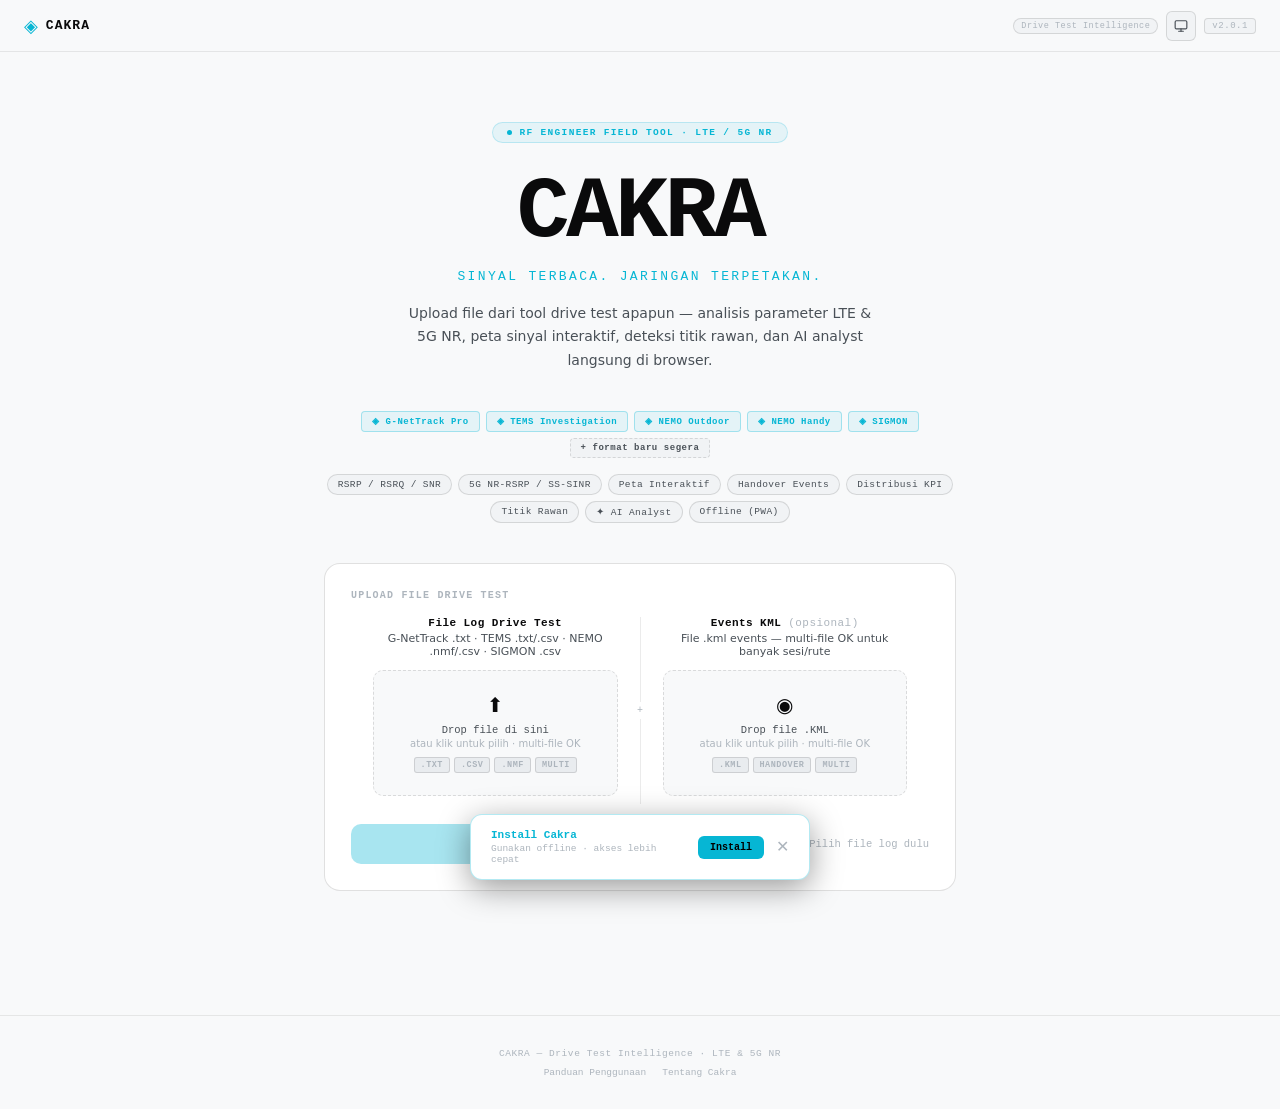
<file: docs.html>
<!DOCTYPE html>
<html lang="id">
<head>
<script>
(function(){
  var ref = document.referrer;
  var sameOrigin = ref && (ref.indexOf(location.hostname) !== -1 || location.hostname === "localhost" || location.hostname === "");
  if (!sameOrigin) {
    location.replace("index.html");
  }
})();
</script>

<meta charset="UTF-8">
<meta name="viewport" content="width=device-width, initial-scale=1.0">
<title>Dokumentasi — Cakra Drive Test Intelligence</title>
<meta name="description" content="Panduan lengkap penggunaan Cakra — Drive Test LTE & 5G NR Analyzer">
<link rel="icon" href="icons/icon.svg">
<link rel="preconnect" href="https://fonts.googleapis.com">
<link href="https://fonts.googleapis.com/css2?family=IBM+Plex+Mono:wght@400;500;600&family=IBM+Plex+Sans:wght@300;400;500;600&display=swap" rel="stylesheet">
<style>
*,*::before,*::after{box-sizing:border-box;margin:0;padding:0}

/* ── THEMES ── */
:root {
  --bg:#0a0a0b;--bg2:#111113;--bg3:#18181b;--bg4:#1f1f23;--bg5:#26262c;
  --border:rgba(255,255,255,0.055);--border2:rgba(255,255,255,0.09);
  --text:#ececee;--text2:#8e8e97;--text3:#50505a;
  --cyan:#06b6d4;--cyan-hi:#22d3ee;--cyan-dim:rgba(6,182,212,0.10);
  --green:#22c55e;--green-dim:rgba(34,197,94,0.10);
  --amber:#f59e0b;--amber-dim:rgba(245,158,11,0.10);
  --red:#ef4444;--red-dim:rgba(239,68,68,0.10);
  --purple:#a78bfa;--purple-dim:rgba(167,139,250,0.10);
  --mono:'IBM Plex Mono',monospace;--sans:'IBM Plex Sans',system-ui,sans-serif;
  --sidebar-w:272px;
}
@media(prefers-color-scheme:light){
  :root{
    --bg:#f4f5f7;--bg2:#ffffff;--bg3:#f1f3f5;--bg4:#e9ecef;--bg5:#dee2e6;
    --border:rgba(0,0,0,0.07);--border2:rgba(0,0,0,0.11);
    --text:#0a0a0b;--text2:#495057;--text3:#adb5bd;
    --cyan-dim:rgba(6,182,212,0.08);
  }
}
[data-theme="dark"]{
  --bg:#0a0a0b;--bg2:#111113;--bg3:#18181b;--bg4:#1f1f23;--bg5:#26262c;
  --border:rgba(255,255,255,0.055);--border2:rgba(255,255,255,0.09);
  --text:#ececee;--text2:#8e8e97;--text3:#50505a;
  --cyan-dim:rgba(6,182,212,0.10);
}
[data-theme="light"]{
  --bg:#f4f5f7;--bg2:#ffffff;--bg3:#f1f3f5;--bg4:#e9ecef;--bg5:#dee2e6;
  --border:rgba(0,0,0,0.07);--border2:rgba(0,0,0,0.11);
  --text:#0a0a0b;--text2:#495057;--text3:#adb5bd;
  --cyan-dim:rgba(6,182,212,0.08);
}

html{scroll-behavior:smooth}
body{font-family:var(--sans);background:var(--bg);color:var(--text);min-height:100vh;-webkit-font-smoothing:antialiased;display:flex;flex-direction:column}

/* ── TOP NAV ── */
.topnav{position:fixed;top:0;left:0;right:0;z-index:200;height:52px;padding:0 24px;background:var(--bg2);border-bottom:1px solid var(--border);backdrop-filter:blur(16px);display:flex;align-items:center;gap:12px}
.topnav-logo{display:flex;align-items:center;gap:8px;text-decoration:none;color:var(--text)}
.topnav-icon{color:var(--cyan);font-size:18px}
.topnav-text{font-family:var(--mono);font-size:13px;font-weight:600;letter-spacing:0.08em}
.topnav-sep{color:var(--text3);font-size:13px}
.topnav-section{font-family:var(--mono);font-size:11px;color:var(--text2);font-weight:500}
.topnav-right{margin-left:auto;display:flex;align-items:center;gap:8px}
.topnav-btn{font-family:var(--mono);font-size:10px;font-weight:500;padding:5px 12px;border-radius:6px;border:1px solid var(--border2);background:var(--bg3);color:var(--text2);cursor:pointer;text-decoration:none;transition:0.15s;letter-spacing:0.04em}
.topnav-btn:hover,.topnav-btn.active{border-color:var(--cyan);color:var(--cyan)}
.topnav-cta{background:var(--cyan);color:#000;border-color:var(--cyan);font-weight:600}
.topnav-cta:hover{background:var(--cyan-hi)}
.theme-toggle{width:30px;height:30px;display:flex;align-items:center;justify-content:center;background:var(--bg3);border:1px solid var(--border2);border-radius:6px;cursor:pointer;font-size:13px;transition:0.15s}
.theme-toggle:hover{border-color:var(--cyan)}
.hamburger{display:none;width:30px;height:30px;align-items:center;justify-content:center;background:var(--bg3);border:1px solid var(--border2);border-radius:6px;cursor:pointer;font-size:16px}

/* ── LAYOUT ── */
.doc-layout{display:flex;padding-top:52px;flex:1}

/* ── SIDEBAR ── */
.sidebar{width:var(--sidebar-w);flex-shrink:0;position:fixed;top:52px;left:0;bottom:0;overflow-y:auto;border-right:1px solid var(--border);background:var(--bg2);padding:24px 0 32px}
.sidebar::-webkit-scrollbar{width:4px}
.sidebar::-webkit-scrollbar-track{background:transparent}
.sidebar::-webkit-scrollbar-thumb{background:var(--border2);border-radius:4px}

.sidebar-group{margin-bottom:28px}
.sidebar-group-label{font-family:var(--mono);font-size:9px;font-weight:600;letter-spacing:0.14em;text-transform:uppercase;color:var(--text3);padding:0 20px;margin-bottom:6px}
.sidebar-item{display:flex;align-items:center;gap:8px;padding:7px 20px;font-family:var(--mono);font-size:11px;color:var(--text2);text-decoration:none;transition:0.12s;border-left:2px solid transparent;cursor:pointer}
.sidebar-item:hover{color:var(--text);background:var(--bg3)}
.sidebar-item.active{color:var(--cyan);border-left-color:var(--cyan);background:var(--cyan-dim)}
.sidebar-item-icon{font-size:12px;flex-shrink:0;width:14px;text-align:center}
.sidebar-badge{font-size:8px;padding:1px 5px;border-radius:3px;background:var(--cyan-dim);border:1px solid rgba(6,182,212,0.2);color:var(--cyan);font-weight:600;margin-left:auto}

/* ── MAIN CONTENT ── */
.doc-main{margin-left:var(--sidebar-w);flex:1;min-width:0;padding:40px 48px 80px;max-width:900px}

/* ── BREADCRUMB ── */
.breadcrumb{display:flex;align-items:center;gap:6px;font-family:var(--mono);font-size:10px;color:var(--text3);margin-bottom:28px}
.breadcrumb a{color:var(--text3);text-decoration:none;transition:0.12s}
.breadcrumb a:hover{color:var(--cyan)}
.breadcrumb-sep{color:var(--text3)}

/* ── PAGE HEADER ── */
.page-header{margin-bottom:40px;padding-bottom:28px;border-bottom:1px solid var(--border)}
.page-tag{display:inline-flex;align-items:center;gap:6px;font-family:var(--mono);font-size:9.5px;font-weight:600;letter-spacing:0.12em;color:var(--cyan);background:var(--cyan-dim);border:1px solid rgba(6,182,212,0.2);padding:3px 10px;border-radius:20px;margin-bottom:14px;text-transform:uppercase}
.page-title{font-family:var(--mono);font-size:clamp(28px,4vw,40px);font-weight:600;line-height:1.1;letter-spacing:-0.02em;margin-bottom:10px}
.page-desc{font-size:15px;color:var(--text2);line-height:1.7;max-width:600px}

/* ── CONTENT SECTIONS ── */
.doc-section{margin-bottom:56px;scroll-margin-top:72px}
.section-anchor{display:block;height:0;visibility:hidden}

h2.section-title{font-family:var(--mono);font-size:20px;font-weight:600;letter-spacing:-0.01em;margin-bottom:6px;display:flex;align-items:center;gap:10px}
h2.section-title::before{content:'';display:block;width:3px;height:20px;background:var(--cyan);border-radius:2px;flex-shrink:0}
.section-subtitle{font-size:13.5px;color:var(--text2);margin-bottom:20px;margin-left:13px}

h3.subsection-title{font-family:var(--mono);font-size:14px;font-weight:600;margin:24px 0 10px;color:var(--text)}

p.doc-p{font-size:14px;color:var(--text2);line-height:1.8;margin-bottom:14px}
p.doc-p strong{color:var(--text);font-weight:600}

/* ── STEP LIST ── */
.steps{display:flex;flex-direction:column;gap:0;margin:20px 0;counter-reset:step}
.step{display:flex;gap:16px;padding:16px 0;border-bottom:1px solid var(--border);position:relative}
.step:last-child{border-bottom:none}
.step-num{width:28px;height:28px;border-radius:50%;background:var(--cyan);color:#000;font-family:var(--mono);font-size:11px;font-weight:700;display:flex;align-items:center;justify-content:center;flex-shrink:0;margin-top:2px}
.step-body{flex:1}
.step-title{font-family:var(--mono);font-size:13px;font-weight:600;margin-bottom:5px;color:var(--text)}
.step-desc{font-size:13px;color:var(--text2);line-height:1.65}

/* ── CALLOUT BOXES ── */
.callout{border-left:3px solid;border-radius:0 8px 8px 0;padding:14px 16px;margin:16px 0;font-size:13px;line-height:1.65}
.callout-info{border-color:var(--cyan);background:var(--cyan-dim);color:var(--text2)}
.callout-warn{border-color:var(--amber);background:var(--amber-dim);color:var(--text2)}
.callout-tip{border-color:var(--green);background:var(--green-dim);color:var(--text2)}
.callout-danger{border-color:var(--red);background:var(--red-dim);color:var(--text2)}
.callout-title{font-family:var(--mono);font-size:10px;font-weight:700;letter-spacing:0.1em;text-transform:uppercase;margin-bottom:5px}
.callout-info .callout-title{color:var(--cyan)}
.callout-warn .callout-title{color:var(--amber)}
.callout-tip .callout-title{color:var(--green)}
.callout-danger .callout-title{color:var(--red)}

/* ── CODE BLOCKS ── */
.code-block{background:var(--bg3);border:1px solid var(--border2);border-radius:8px;overflow:hidden;margin:16px 0}
.code-header{display:flex;align-items:center;justify-content:space-between;padding:8px 14px;border-bottom:1px solid var(--border);background:var(--bg4)}
.code-lang{font-family:var(--mono);font-size:9.5px;font-weight:600;color:var(--text3);letter-spacing:0.1em;text-transform:uppercase}
.code-copy{font-family:var(--mono);font-size:9px;color:var(--text3);background:none;border:none;cursor:pointer;transition:0.12s;padding:0}
.code-copy:hover{color:var(--cyan)}
.code-body{padding:16px 18px;overflow-x:auto}
.code-body code{font-family:var(--mono);font-size:12.5px;line-height:1.7;color:var(--text);white-space:pre}
.inline-code{font-family:var(--mono);font-size:12px;background:var(--bg4);border:1px solid var(--border2);padding:1px 5px;border-radius:3px;color:var(--cyan)}

/* ── PARAM TABLES ── */
.param-table{width:100%;border-collapse:collapse;margin:16px 0;font-size:13px}
.param-table th{text-align:left;padding:8px 12px;font-family:var(--mono);font-size:9.5px;font-weight:600;letter-spacing:0.1em;text-transform:uppercase;color:var(--text3);border-bottom:2px solid var(--border2)}
.param-table td{padding:10px 12px;border-bottom:1px solid var(--border);color:var(--text2);vertical-align:top}
.param-table tr:last-child td{border-bottom:none}
.param-table td:first-child{font-family:var(--mono);font-size:12px;color:var(--text)}
.param-name{font-family:var(--mono);font-size:11.5px;color:var(--text)}
.param-range-good{color:var(--green);font-weight:600}
.param-range-ok{color:var(--cyan);font-weight:600}
.param-range-warn{color:var(--amber);font-weight:600}
.param-range-bad{color:var(--red);font-weight:600}

/* ── FEATURE GRID ── */
.feature-grid{display:grid;grid-template-columns:repeat(auto-fill,minmax(200px,1fr));gap:12px;margin:20px 0}
.feat-card{background:var(--bg2);border:1px solid var(--border2);border-radius:10px;padding:16px;transition:0.15s}
.feat-card:hover{border-color:var(--cyan);background:var(--cyan-dim)}
.feat-icon{font-size:20px;margin-bottom:8px}
.feat-title{font-family:var(--mono);font-size:11.5px;font-weight:600;margin-bottom:4px;color:var(--text)}
.feat-desc{font-size:12px;color:var(--text3);line-height:1.5}

/* ── TAG BADGES ── */
.tag-row{display:flex;flex-wrap:wrap;gap:6px;margin:10px 0}
.tag{display:inline-flex;align-items:center;font-family:var(--mono);font-size:9px;font-weight:600;padding:3px 8px;border-radius:4px;letter-spacing:0.06em}
.tag-cyan{background:var(--cyan-dim);border:1px solid rgba(6,182,212,0.25);color:var(--cyan)}
.tag-green{background:var(--green-dim);border:1px solid rgba(34,197,94,0.25);color:var(--green)}
.tag-amber{background:var(--amber-dim);border:1px solid rgba(245,158,11,0.25);color:var(--amber)}
.tag-purple{background:var(--purple-dim);border:1px solid rgba(167,139,250,0.25);color:var(--purple)}

/* ── ON THIS PAGE ── */
.on-this-page{position:fixed;top:52px;right:0;width:220px;padding:24px 20px;height:calc(100vh - 52px);overflow-y:auto;border-left:1px solid var(--border);font-size:11px}
.otp-title{font-family:var(--mono);font-size:9px;font-weight:600;letter-spacing:0.14em;text-transform:uppercase;color:var(--text3);margin-bottom:10px}
.otp-item{display:block;padding:5px 0;color:var(--text3);text-decoration:none;transition:0.12s;border-left:2px solid transparent;padding-left:8px;font-family:var(--mono);font-size:10px}
.otp-item:hover{color:var(--cyan)}
.otp-item.active{color:var(--cyan);border-left-color:var(--cyan)}

/* ── FOOTER ── */
.doc-footer{margin-left:var(--sidebar-w);border-top:1px solid var(--border);padding:24px 48px;display:flex;align-items:center;justify-content:space-between;flex-wrap:wrap;gap:12px;position:relative;z-index:20;background:var(--bg)}
.doc-footer-left{font-family:var(--mono);font-size:10px;color:var(--text3)}
.doc-footer-links{display:flex;gap:16px}
.doc-footer-link{font-family:var(--mono);font-size:10px;color:var(--text3);text-decoration:none;transition:0.12s}
.doc-footer-link:hover{color:var(--cyan)}

/* ── RESPONSIVE ── */
@media(max-width:1100px){.on-this-page{display:none}}
@media(max-width:768px){
  .sidebar{transform:translateX(-100%);transition:transform 0.25s ease;z-index:150}
  .sidebar.open{transform:translateX(0)}
  .doc-main{margin-left:0;padding:24px 20px 60px}
  .doc-footer{margin-left:0;padding:16px 20px}
  .hamburger{display:flex}
  .topnav-btn:not(.topnav-cta){display:none}
  .sidebar-overlay{display:none;position:fixed;inset:0;background:rgba(0,0,0,0.6);z-index:140}
  .sidebar-overlay.show{display:block}
}
</style>
<script>
// Inline theme preset (prevents flash) — synced with cakra_theme key
(function(){var s=sessionStorage.getItem('cakra_theme')||'system';var t=s==='system'?(window.matchMedia('(prefers-color-scheme: dark)').matches?'dark':'light'):s;document.documentElement.setAttribute('data-theme',t)})();
</script>
</head>
<body>

<!-- TOP NAV -->
<nav class="topnav">
  <button class="hamburger" id="menuBtn" onclick="toggleSidebar()"><svg width="14" height="14" viewBox="0 0 24 24" fill="none" stroke="currentColor" stroke-width="2" stroke-linecap="round" stroke-linejoin="round"><line x1="3" y1="6" x2="21" y2="6"/><line x1="3" y1="12" x2="21" y2="12"/><line x1="3" y1="18" x2="21" y2="18"/></svg></button>
  <a href="index.html" class="topnav-logo">
    <span class="topnav-icon">◈</span>
    <span class="topnav-text">CAKRA</span>
  </a>
  <span class="topnav-sep">/</span>
  <span class="topnav-section">Dokumentasi</span>
  <div class="topnav-right">
    <a href="about.html" class="topnav-btn">Tentang Cakra</a>
    <a href="index.html" class="topnav-btn topnav-cta">Buka Aplikasi →</a>
    <button class="theme-toggle" id="themeToggle" onclick="cycleTheme()" title="Ganti tema"></button>
  </div>
</nav>

<div class="sidebar-overlay" id="sidebarOverlay" onclick="toggleSidebar()"></div>

<div class="doc-layout">
  <!-- SIDEBAR -->
  <aside class="sidebar" id="sidebar">
    <div class="sidebar-group">
      <div class="sidebar-group-label">Mulai</div>
      <a class="sidebar-item active" href="#pengenalan"><span class="sidebar-item-icon">◈</span> Pengenalan</a>
      <a class="sidebar-item" href="#cara-mulai"><span class="sidebar-item-icon">▶</span> Cara Mulai</a>
      <a class="sidebar-item" href="#persyaratan"><span class="sidebar-item-icon"><svg width="14" height="14" viewBox="0 0 24 24" fill="none" stroke="currentColor" stroke-width="2" stroke-linecap="round" stroke-linejoin="round"><circle cx="12" cy="12" r="3"/><path d="M19.4 15a1.65 1.65 0 0 0 .33 1.82l.06.06a2 2 0 0 1-2.83 2.83l-.06-.06a1.65 1.65 0 0 0-1.82-.33 1.65 1.65 0 0 0-1 1.51V21a2 2 0 0 1-4 0v-.09A1.65 1.65 0 0 0 9 19.4a1.65 1.65 0 0 0-1.82.33l-.06.06a2 2 0 0 1-2.83-2.83l.06-.06A1.65 1.65 0 0 0 4.68 15a1.65 1.65 0 0 0-1.51-1H3a2 2 0 0 1 0-4h.09A1.65 1.65 0 0 0 4.6 9a1.65 1.65 0 0 0-.33-1.82l-.06-.06a2 2 0 0 1 2.83-2.83l.06.06A1.65 1.65 0 0 0 9 4.68a1.65 1.65 0 0 0 1-1.51V3a2 2 0 0 1 4 0v.09a1.65 1.65 0 0 0 1 1.51 1.65 1.65 0 0 0 1.82-.33l.06-.06a2 2 0 0 1 2.83 2.83l-.06.06A1.65 1.65 0 0 0 19.4 9a1.65 1.65 0 0 0 1.51 1H21a2 2 0 0 1 0 4h-.09a1.65 1.65 0 0 0-1.51 1z"/></svg></span> Persyaratan</a>
    </div>

    <div class="sidebar-group">
      <div class="sidebar-group-label">Upload File</div>
      <a class="sidebar-item" href="#upload-log"><span class="sidebar-item-icon"><svg width="14" height="14" viewBox="0 0 24 24" fill="none" stroke="currentColor" stroke-width="2" stroke-linecap="round" stroke-linejoin="round"><path d="M14 2H6a2 2 0 0 0-2 2v16a2 2 0 0 0 2 2h12a2 2 0 0 0 2-2V8z"/><polyline points="14 2 14 8 20 8"/></svg></span> File Log Drive Test</a>
      <a class="sidebar-item" href="#upload-kml"><span class="sidebar-item-icon"><svg width="14" height="14" viewBox="0 0 24 24" fill="none" stroke="currentColor" stroke-width="2" stroke-linecap="round" stroke-linejoin="round"><path d="M21 10c0 7-9 13-9 13s-9-6-9-13a9 9 0 0 1 18 0z"/><circle cx="12" cy="10" r="3"/></svg></span> File KML Events</a>
      <a class="sidebar-item" href="#format-didukung"><span class="sidebar-item-icon"><svg width="14" height="14" viewBox="0 0 24 24" fill="none" stroke="currentColor" stroke-width="2" stroke-linecap="round" stroke-linejoin="round"><path d="M16 4h2a2 2 0 0 1 2 2v14a2 2 0 0 1-2 2H6a2 2 0 0 1-2-2V6a2 2 0 0 1 2-2h2"/><rect x="8" y="2" width="8" height="4" rx="1" ry="1"/></svg></span> Format Didukung</a>
    </div>

    <div class="sidebar-group">
      <div class="sidebar-group-label">Dashboard</div>
      <a class="sidebar-item" href="#grafik"><span class="sidebar-item-icon"><svg width="14" height="14" viewBox="0 0 24 24" fill="none" stroke="currentColor" stroke-width="2" stroke-linecap="round" stroke-linejoin="round"><polyline points="22 7 13.5 15.5 8.5 10.5 2 17"/><polyline points="16 7 22 7 22 13"/></svg></span> Grafik Interaktif</a>
      <a class="sidebar-item" href="#peta"><span class="sidebar-item-icon"><svg width="14" height="14" viewBox="0 0 24 24" fill="none" stroke="currentColor" stroke-width="2" stroke-linecap="round" stroke-linejoin="round"><polygon points="1 6 1 22 8 18 16 22 23 18 23 2 16 6 8 2 1 6"/><line x1="8" y1="2" x2="8" y2="18"/><line x1="16" y1="6" x2="16" y2="22"/></svg></span> Peta Sinyal</a>
      <a class="sidebar-item" href="#distribusi"><span class="sidebar-item-icon"><svg width="14" height="14" viewBox="0 0 24 24" fill="currentColor" stroke="none"><rect x="1" y="13" width="4" height="11" rx="1"/><rect x="9" y="8" width="4" height="16" rx="1"/><rect x="17" y="3" width="4" height="21" rx="1"/></svg></span> Distribusi KPI</a>
      <a class="sidebar-item" href="#events"><span class="sidebar-item-icon">⇄</span> Events Handover</a>
      <a class="sidebar-item" href="#titik-rawan"><span class="sidebar-item-icon"><svg width="14" height="14" viewBox="0 0 24 24" fill="none" stroke="currentColor" stroke-width="2" stroke-linecap="round" stroke-linejoin="round"><path d="M10.29 3.86L1.82 18a2 2 0 0 0 1.71 3h16.94a2 2 0 0 0 1.71-3L13.71 3.86a2 2 0 0 0-3.42 0z"/><line x1="12" y1="9" x2="12" y2="13"/><line x1="12" y1="17" x2="12.01" y2="17"/></svg></span> Titik Rawan</a>
    </div>

    <div class="sidebar-group">
      <div class="sidebar-group-label">AI Analyst</div>
      <a class="sidebar-item" href="#ai-setup"><span class="sidebar-item-icon">✦</span> Setup AI <span class="sidebar-badge">NEW</span></a>
      <a class="sidebar-item" href="#ai-analisis"><span class="sidebar-item-icon"><svg width="14" height="14" viewBox="0 0 24 24" fill="none" stroke="currentColor" stroke-width="2" stroke-linecap="round" stroke-linejoin="round"><rect x="3" y="11" width="18" height="10" rx="2"/><path d="M12 11V5"/><circle cx="12" cy="4" r="1"/><line x1="8" y1="15" x2="8" y2="15"/><line x1="16" y1="15" x2="16" y2="15"/><line x1="9" y1="19" x2="15" y2="19"/></svg></span> Mode Analisis</a>
    </div>

    <div class="sidebar-group">
      <div class="sidebar-group-label">Analisis RF Lanjutan</div>
      <a class="sidebar-item" href="#rf-overview"><span class="sidebar-item-icon"><svg width="14" height="14" viewBox="0 0 24 24" fill="none" stroke="currentColor" stroke-width="2" stroke-linecap="round" stroke-linejoin="round"><circle cx="12" cy="12" r="10"/><line x1="12" y1="8" x2="12" y2="12"/><line x1="12" y1="16" x2="12.01" y2="16"/></svg></span> Ringkasan Fitur</a>
      <a class="sidebar-item" href="#coverage-gap"><span class="sidebar-item-icon"><svg width="14" height="14" viewBox="0 0 24 24" fill="none" stroke="currentColor" stroke-width="2" stroke-linecap="round" stroke-linejoin="round"><path d="M8 3H5a2 2 0 0 0-2 2v3"/><path d="M21 8V5a2 2 0 0 0-2-2h-3"/><path d="M3 16v3a2 2 0 0 0 2 2h3"/><path d="M16 21h3a2 2 0 0 0 2-2v-3"/><line x1="2" y1="2" x2="22" y2="22"/></svg></span> Coverage Gap</a>
      <a class="sidebar-item" href="#cell-churn"><span class="sidebar-item-icon"><svg width="14" height="14" viewBox="0 0 24 24" fill="none" stroke="currentColor" stroke-width="2" stroke-linecap="round" stroke-linejoin="round"><polygon points="13 2 3 14 12 14 11 22 21 10 12 10 13 2"/></svg></span> Cell Churn</a>
      <a class="sidebar-item" href="#throughput-corr"><span class="sidebar-item-icon"><svg width="14" height="14" viewBox="0 0 24 24" fill="none" stroke="currentColor" stroke-width="2" stroke-linecap="round" stroke-linejoin="round"><polyline points="22 12 18 12 15 21 9 3 6 12 2 12"/></svg></span> Throughput Correlation</a>
      <a class="sidebar-item" href="#site-view"><span class="sidebar-item-icon"><svg width="14" height="14" viewBox="0 0 24 24" fill="none" stroke="currentColor" stroke-width="2" stroke-linecap="round" stroke-linejoin="round"><path d="M4.9 16.1C1 12.2 1 5.8 4.9 1.9"/><path d="M7.8 4.7a6.14 6.14 0 0 0-.8 7.5"/><circle cx="12" cy="9" r="2"/><path d="M16.2 4.8c2 2 2.26 5.11.8 7.47"/><path d="M19.1 1.9a10.75 10.75 0 0 1 0 15.2"/><line x1="12" y1="9" x2="12" y2="22"/></svg></span> Site-based View</a>
      <a class="sidebar-item" href="#pci-conflict"><span class="sidebar-item-icon"><svg width="14" height="14" viewBox="0 0 24 24" fill="none" stroke="currentColor" stroke-width="2" stroke-linecap="round" stroke-linejoin="round"><circle cx="12" cy="12" r="3"/><path d="M12 1v6"/><path d="M12 17v6"/><path d="M4.22 4.22l4.24 4.24"/><path d="M15.54 15.54l4.24 4.24"/><path d="M1 12h6"/><path d="M17 12h6"/></svg></span> PCI Mod-3 Conflict</a>
    </div>

    <div class="sidebar-group">
      <div class="sidebar-group-label">Referensi</div>
      <a class="sidebar-item" href="#standar-kpi"><span class="sidebar-item-icon"><svg width="14" height="14" viewBox="0 0 24 24" fill="none" stroke="currentColor" stroke-width="2" stroke-linecap="round" stroke-linejoin="round"><path d="M2 16l6-6m0 0l3 3m-3-3l3-3m3 9l6-6-6-6-6 6"/></svg></span> Standar KPI</a>
      <a class="sidebar-item" href="#export"><span class="sidebar-item-icon">⬇</span> Export Data</a>
      <a class="sidebar-item" href="#pwa"><span class="sidebar-item-icon"><svg width="14" height="14" viewBox="0 0 24 24" fill="none" stroke="currentColor" stroke-width="2" stroke-linecap="round" stroke-linejoin="round"><rect x="5" y="2" width="14" height="20" rx="2" ry="2"/><line x1="12" y1="18" x2="12.01" y2="18"/></svg></span> Instalasi PWA</a>
      <a class="sidebar-item" href="#faq"><span class="sidebar-item-icon"><svg width="14" height="14" viewBox="0 0 24 24" fill="none" stroke="currentColor" stroke-width="2" stroke-linecap="round" stroke-linejoin="round"><circle cx="12" cy="12" r="10"/><path d="M9.09 9a3 3 0 0 1 5.83 1c0 2-3 3-3 3"/><line x1="12" y1="17" x2="12.01" y2="17"/></svg></span> FAQ</a>
    </div>
  </aside>

  <!-- MAIN CONTENT -->
  <main class="doc-main">
    <div class="breadcrumb">
      <a href="index.html">Cakra</a>
      <span class="breadcrumb-sep">/</span>
      <span>Dokumentasi</span>
    </div>

    <div class="page-header">
      <div class="page-tag"><svg width="14" height="14" viewBox="0 0 24 24" fill="none" stroke="currentColor" stroke-width="2" stroke-linecap="round" stroke-linejoin="round"><path d="M4 19.5A2.5 2.5 0 0 1 6.5 17H20"/><path d="M6.5 2H20v20H6.5A2.5 2.5 0 0 1 4 19.5v-15A2.5 2.5 0 0 1 6.5 2z"/></svg> Dokumentasi Resmi</div>
      <h1 class="page-title">Panduan Penggunaan</h1>
      <p class="page-desc">Dokumentasi lengkap untuk menggunakan Cakra — dari upload file drive test hingga analisis AI. Dirancang untuk RF Engineer dan Network Analyst.</p>
      <div class="tag-row" style="margin-top:14px">
        <span class="tag tag-cyan">v2.0.1</span>
        <span class="tag tag-green">LTE</span>
        <span class="tag tag-green">5G NR</span>
        <span class="tag tag-amber">G-NetTrack</span>
        <span class="tag tag-amber">TEMS</span>
        <span class="tag tag-amber">NEMO</span>
        <span class="tag tag-purple">✦ AI Analyst</span>
      </div>
    </div>

    <!-- PENGENALAN -->
    <section class="doc-section" id="pengenalan">
      <span class="section-anchor"></span>
      <h2 class="section-title">Pengenalan</h2>
      <p class="section-subtitle">Apa itu Cakra dan untuk siapa?</p>

      <p class="doc-p">
        <strong>Cakra</strong> adalah platform analisis drive test berbasis web yang berjalan sepenuhnya di browser — tanpa instalasi, tanpa backend server. Cakra mengolah file log dari berbagai tool drive test standar industri dan menyajikan hasil analisis berupa grafik interaktif, peta sinyal, distribusi KPI, dan deteksi titik rawan secara instan.
      </p>

      <div class="feature-grid">
        <div class="feat-card">
          <div class="feat-icon"><svg width="14" height="14" viewBox="0 0 24 24" fill="none" stroke="currentColor" stroke-width="2" stroke-linecap="round" stroke-linejoin="round"><path d="M4.9 16.1C1 12.2 1 5.8 4.9 1.9"/><path d="M7.8 13.2a4.5 4.5 0 0 1 0-6.4"/><circle cx="12" cy="10" r="2"/><line x1="12" y1="12" x2="12" y2="22"/><line x1="8" y1="22" x2="16" y2="22"/><path d="M16.2 13.2a4.5 4.5 0 0 0 0-6.4"/><path d="M19.1 16.1c3.9-3.9 3.9-10.3 0-14.2"/></svg></div>
          <div class="feat-title">Multi-Tool Support</div>
          <div class="feat-desc">G-NetTrack Pro, TEMS, NEMO, SIGMON didukung dalam satu platform.</div>
        </div>
        <div class="feat-card">
          <div class="feat-icon"><svg width="16" height="16" viewBox="0 0 24 24" fill="none" stroke="currentColor" stroke-width="2" stroke-linecap="round" stroke-linejoin="round"><rect x="3" y="11" width="18" height="11" rx="2" ry="2"/><path d="M7 11V7a5 5 0 0 1 10 0v4"/></svg></div>
          <div class="feat-title">100% Lokal</div>
          <div class="feat-desc">Data tidak pernah meninggalkan browser Anda. Privasi terjamin.</div>
        </div>
        <div class="feat-card">
          <div class="feat-icon"><svg width="16" height="16" viewBox="0 0 24 24" fill="none" stroke="currentColor" stroke-width="2" stroke-linecap="round" stroke-linejoin="round"><polygon points="13 2 3 14 12 14 11 22 21 10 12 10 13 2"/></svg></div>
          <div class="feat-title">Tanpa Instalasi</div>
          <div class="feat-desc">Buka browser, upload file, analisis selesai. Semudah itu.</div>
        </div>
        <div class="feat-card">
          <div class="feat-icon">✦</div>
          <div class="feat-title">AI Analyst</div>
          <div class="feat-desc">Analisis otomatis dan chat berbasis Llama 3.3 70B (via Groq) untuk insight mendalam.</div>
        </div>
        <div class="feat-card">
          <div class="feat-icon"><svg width="14" height="14" viewBox="0 0 24 24" fill="none" stroke="currentColor" stroke-width="2" stroke-linecap="round" stroke-linejoin="round"><polygon points="1 6 1 22 8 18 16 22 23 18 23 2 16 6 8 2 1 6"/><line x1="8" y1="2" x2="8" y2="18"/><line x1="16" y1="6" x2="16" y2="22"/></svg></div>
          <div class="feat-title">Peta Interaktif</div>
          <div class="feat-desc">Visualisasi spasial RSRP/RSRQ/SNR dengan overlay events handover.</div>
        </div>
        <div class="feat-card">
          <div class="feat-icon"><svg width="14" height="14" viewBox="0 0 24 24" fill="none" stroke="currentColor" stroke-width="2" stroke-linecap="round" stroke-linejoin="round"><rect x="5" y="2" width="14" height="20" rx="2" ry="2"/><line x1="12" y1="18" x2="12.01" y2="18"/></svg></div>
          <div class="feat-title">PWA Offline</div>
          <div class="feat-desc">Install sebagai aplikasi, gunakan tanpa koneksi internet.</div>
        </div>
      </div>
    </section>

    <!-- CARA MULAI -->
    <section class="doc-section" id="cara-mulai">
      <h2 class="section-title">Cara Mulai</h2>
      <p class="section-subtitle">Dari nol ke dashboard dalam 3 langkah</p>

      <div class="steps">
        <div class="step">
          <div class="step-num">1</div>
          <div class="step-body">
            <div class="step-title">Siapkan File Drive Test</div>
            <div class="step-desc">Export file log dari tool drive test Anda. G-NetTrack Pro: menu <strong>Session → Export TXT</strong>. TEMS/NEMO: export ke format CSV atau TXT standar. File KML events bersifat opsional namun direkomendasikan untuk analisis handover.</div>
          </div>
        </div>
        <div class="step">
          <div class="step-num">2</div>
          <div class="step-body">
            <div class="step-title">Upload ke Cakra</div>
            <div class="step-desc">Buka <a href="index.html" style="color:var(--cyan)">halaman utama Cakra</a>. Drag & drop file log ke zona upload kiri, atau klik untuk pilih file. Untuk KML, gunakan zona upload kanan. Cakra mendukung <strong>multi-file sekaligus</strong> — upload beberapa rute sekaligus!</div>
          </div>
        </div>
        <div class="step">
          <div class="step-num">3</div>
          <div class="step-body">
            <div class="step-title">Analisis Dashboard</div>
            <div class="step-desc">Klik <strong>Mulai Analisis</strong>. Cakra akan memproses data dan membuka dashboard dengan grafik, peta, distribusi KPI, dan deteksi titik rawan secara otomatis. Gunakan fitur AI Analyst untuk insight yang lebih mendalam.</div>
          </div>
        </div>
      </div>

      <div class="callout callout-tip">
        <div class="callout-title"><svg width="14" height="14" viewBox="0 0 24 24" fill="none" stroke="currentColor" stroke-width="2" stroke-linecap="round" stroke-linejoin="round"><line x1="9" y1="18" x2="15" y2="18"/><line x1="10" y1="22" x2="14" y2="22"/><path d="M15.09 14c.18-.98.65-1.74 1.41-2.5A4.65 4.65 0 0 0 18 8 6 6 0 0 0 6 8c0 1 .23 2.23 1.5 3.5A4.61 4.61 0 0 1 8.91 14"/></svg> Tips Performa</div>
        Untuk file yang sangat besar (&gt;50.000 baris), Cakra otomatis melakukan <em>thinning</em> untuk menjaga performa rendering. Data mentah tetap lengkap untuk kalkulasi statistik.
      </div>
    </section>

    <!-- PERSYARATAN -->
    <section class="doc-section" id="persyaratan">
      <h2 class="section-title">Persyaratan</h2>
      <p class="section-subtitle">Yang dibutuhkan untuk menjalankan Cakra</p>

      <h3 class="subsection-title">Browser yang Didukung</h3>
      <table class="param-table">
        <thead><tr><th>Browser</th><th>Versi Minimum</th><th>Status</th></tr></thead>
        <tbody>
          <tr><td>Chrome / Chromium</td><td>90+</td><td><span class="param-range-good">✓ Direkomendasikan</span></td></tr>
          <tr><td>Firefox</td><td>88+</td><td><span class="param-range-good">✓ Didukung</span></td></tr>
          <tr><td>Edge</td><td>90+</td><td><span class="param-range-good">✓ Didukung</span></td></tr>
          <tr><td>Safari</td><td>14+</td><td><span class="param-range-ok">~ Sebagian</span></td></tr>
          <tr><td>Internet Explorer</td><td>—</td><td><span class="param-range-bad">✗ Tidak didukung</span></td></tr>
        </tbody>
      </table>

      <div class="callout callout-info">
        <div class="callout-title">ℹ Info</div>
        Untuk fitur AI Analyst, diperlukan koneksi internet untuk komunikasi dengan Groq API. Seluruh fitur lainnya berjalan sepenuhnya offline setelah halaman dimuat.
      </div>
    </section>

    <!-- UPLOAD LOG -->
    <section class="doc-section" id="upload-log">
      <h2 class="section-title">File Log Drive Test</h2>
      <p class="section-subtitle">Upload dan manajemen file log dari berbagai tool</p>

      <p class="doc-p">
        Zona upload kiri di halaman utama menerima file log dari semua tool drive test yang didukung. Anda bisa upload <strong>banyak file sekaligus</strong> — misalnya untuk menggabungkan data dari beberapa sesi pengambilan data di rute berbeda.
      </p>

      <h3 class="subsection-title">Cara Upload Multi-File</h3>
      <div class="steps">
        <div class="step">
          <div class="step-num">1</div>
          <div class="step-body">
            <div class="step-title">Drag & Drop Sekaligus</div>
            <div class="step-desc">Pilih beberapa file sekaligus di file manager, lalu drag ke zona upload. Semua file akan diproses dan digabungkan otomatis.</div>
          </div>
        </div>
        <div class="step">
          <div class="step-num">2</div>
          <div class="step-body">
            <div class="step-title">Pilih via Dialog</div>
            <div class="step-desc">Klik zona upload, tahan <span class="inline-code">Ctrl</span> (atau <span class="inline-code">⌘</span> di Mac) lalu klik beberapa file di dialog untuk multi-seleksi.</div>
          </div>
        </div>
        <div class="step">
          <div class="step-num">3</div>
          <div class="step-body">
            <div class="step-title">Tambah Bertahap</div>
            <div class="step-desc">Klik zona upload berulang kali untuk menambah file satu per satu. Setiap file ditambahkan ke daftar tanpa menghapus yang sudah ada.</div>
          </div>
        </div>
      </div>

      <div class="callout callout-warn">
        <div class="callout-title"><svg width="14" height="14" viewBox="0 0 24 24" fill="none" stroke="currentColor" stroke-width="2" stroke-linecap="round" stroke-linejoin="round"><path d="M10.29 3.86L1.82 18a2 2 0 0 0 1.71 3h16.94a2 2 0 0 0 1.71-3L13.71 3.86a2 2 0 0 0-3.42 0z"/><line x1="12" y1="9" x2="12" y2="13"/><line x1="12" y1="17" x2="12.01" y2="17"/></svg> Perhatian</div>
        Saat menggabungkan file dari beberapa sesi, pastikan semua file berasal dari tool yang sama (atau format yang kompatibel) untuk hasil analisis yang akurat.
      </div>
    </section>

    <!-- UPLOAD KML -->
    <section class="doc-section" id="upload-kml">
      <h2 class="section-title">File KML Events</h2>
      <p class="section-subtitle">Upload banyak file KML untuk analisis events lengkap</p>

      <p class="doc-p">
        File KML berisi data events seperti Handover dan Cell Reselection. Cakra mendukung <strong>upload banyak file KML sekaligus</strong> — sangat berguna saat pengukuran lapangan dilakukan di beberapa segmen rute atau oleh beberapa perangkat berbeda.
      </p>

      <h3 class="subsection-title">Data yang Diambil dari KML</h3>
      <table class="param-table">
        <thead><tr><th>Field</th><th>Deskripsi</th></tr></thead>
        <tbody>
          <tr><td>From Cell / To Cell</td><td>Identitas sel asal dan tujuan handover</td></tr>
          <tr><td>RSRP / RSRQ</td><td>Kualitas sinyal saat event terjadi</td></tr>
          <tr><td>SNR</td><td>Signal-to-noise ratio</td></tr>
          <tr><td>eNB ID</td><td>Identitas base station</td></tr>
          <tr><td>DL / UL Bitrate</td><td>Throughput downlink dan uplink saat event</td></tr>
          <tr><td>Speed</td><td>Kecepatan kendaraan saat event</td></tr>
          <tr><td>Koordinat GPS</td><td>Lokasi event untuk overlay peta</td></tr>
        </tbody>
      </table>

      <div class="callout callout-tip">
        <div class="callout-title"><svg width="14" height="14" viewBox="0 0 24 24" fill="none" stroke="currentColor" stroke-width="2" stroke-linecap="round" stroke-linejoin="round"><line x1="9" y1="18" x2="15" y2="18"/><line x1="10" y1="22" x2="14" y2="22"/><path d="M15.09 14c.18-.98.65-1.74 1.41-2.5A4.65 4.65 0 0 0 18 8 6 6 0 0 0 6 8c0 1 .23 2.23 1.5 3.5A4.61 4.61 0 0 1 8.91 14"/></svg> Cara Export KML dari G-NetTrack Pro</div>
        Buka G-NetTrack Pro → Sessions → pilih sesi → Export → pilih format <strong>KML</strong> → pastikan checkbox "Include Events" dicentang.
      </div>
    </section>

    <!-- FORMAT DIDUKUNG -->
    <section class="doc-section" id="format-didukung">
      <h2 class="section-title">Format yang Didukung</h2>
      <p class="section-subtitle">Semua tool drive test utama dalam satu platform</p>

      <table class="param-table">
        <thead><tr><th>Tool</th><th>Ekstensi File</th><th>Kolom Utama</th><th>Status</th></tr></thead>
        <tbody>
          <tr>
            <td>G-NetTrack Pro</td>
            <td><span class="inline-code">.txt</span></td>
            <td>Timestamp, Lon, Lat, Level (RSRP), Qual, SNR, DL/UL bitrate</td>
            <td><span class="param-range-good">✓ Penuh</span></td>
          </tr>
          <tr>
            <td>TEMS Investigation</td>
            <td><span class="inline-code">.txt</span> <span class="inline-code">.csv</span></td>
            <td>Time, Longitude, Latitude, RSRP, RSRQ, SINR, Throughput</td>
            <td><span class="param-range-good">✓ Penuh</span></td>
          </tr>
          <tr>
            <td>NEMO Outdoor / Handy</td>
            <td><span class="inline-code">.nmf</span> <span class="inline-code">.csv</span></td>
            <td>Timestamp, Long, Lat, RSRP, RSRQ, SINR, DL Tput, UL Tput</td>
            <td><span class="param-range-good">✓ Penuh</span></td>
          </tr>
          <tr>
            <td>SIGMON</td>
            <td><span class="inline-code">.csv</span></td>
            <td>Time, Longitude, Latitude, RSRP, RSRQ, SNR, Speed</td>
            <td><span class="param-range-good">✓ Penuh</span></td>
          </tr>
          <tr>
            <td>KML Events</td>
            <td><span class="inline-code">.kml</span></td>
            <td>HANDOVER_DATA_4G4G, CELL_RESELECTION_4G4G</td>
            <td><span class="param-range-good">✓ Multi-file</span></td>
          </tr>
        </tbody>
      </table>
    </section>

    <!-- GRAFIK -->
    <section class="doc-section" id="grafik">
      <h2 class="section-title">Grafik Interaktif</h2>
      <p class="section-subtitle">Visualisasi time-series parameter RF</p>

      <p class="doc-p">Dashboard menampilkan grafik interaktif berbasis <strong>Chart.js</strong> untuk semua parameter utama. Setiap grafik dilengkapi kontrol interaktif untuk zoom, pan, dan export.</p>

      <table class="param-table">
        <thead><tr><th>Grafik</th><th>Parameter</th><th>Keterangan</th></tr></thead>
        <tbody>
          <tr><td>RSRP Timeline</td><td>Reference Signal Received Power</td><td>Kekuatan sinyal downlink LTE (dBm)</td></tr>
          <tr><td>RSRQ Timeline</td><td>Reference Signal Received Quality</td><td>Kualitas sinyal, pengaruh interferensi (dB)</td></tr>
          <tr><td>SNR Timeline</td><td>Signal-to-Noise Ratio</td><td>Rasio sinyal terhadap noise (dB)</td></tr>
          <tr><td>Throughput DL</td><td>Downlink Bitrate</td><td>Kecepatan unduh (kbps/Mbps)</td></tr>
          <tr><td>Throughput UL</td><td>Uplink Bitrate</td><td>Kecepatan unggah (kbps/Mbps)</td></tr>
        </tbody>
      </table>

      <h3 class="subsection-title">Kontrol Grafik</h3>
      <p class="doc-p">Scroll mouse untuk zoom in/out pada sumbu waktu. Klik dan drag untuk pan. Klik tombol <strong>Export PNG</strong> di pojok kanan atas setiap grafik untuk download sebagai gambar resolusi tinggi.</p>
    </section>

    <!-- PETA -->
    <section class="doc-section" id="peta">
      <h2 class="section-title">Peta Sinyal</h2>
      <p class="section-subtitle">Visualisasi spasial coverage dan events</p>

      <p class="doc-p">Peta interaktif berbasis <strong>Leaflet.js</strong> menampilkan distribusi spasial parameter sinyal sepanjang rute drive test. Setiap titik data dirender dengan warna berdasarkan nilai parameter.</p>

      <h3 class="subsection-title">Layer Peta</h3>
      <div class="feature-grid">
        <div class="feat-card">
          <div class="feat-icon" style="color:var(--green)">●</div>
          <div class="feat-title">Layer RSRP</div>
          <div class="feat-desc">Visualisasi kekuatan sinyal. Hijau = kuat, merah = lemah.</div>
        </div>
        <div class="feat-card">
          <div class="feat-icon" style="color:var(--cyan)">●</div>
          <div class="feat-title">Layer RSRQ</div>
          <div class="feat-desc">Visualisasi kualitas sinyal termasuk interferensi.</div>
        </div>
        <div class="feat-card">
          <div class="feat-icon" style="color:var(--purple)">●</div>
          <div class="feat-title">Layer SNR</div>
          <div class="feat-desc">Rasio sinyal terhadap noise per titik GPS.</div>
        </div>
        <div class="feat-card">
          <div class="feat-icon" style="color:var(--red)"><svg width="14" height="14" viewBox="0 0 24 24" fill="none" stroke="currentColor" stroke-width="2" stroke-linecap="round" stroke-linejoin="round"><path d="M10.29 3.86L1.82 18a2 2 0 0 0 1.71 3h16.94a2 2 0 0 0 1.71-3L13.71 3.86a2 2 0 0 0-3.42 0z"/><line x1="12" y1="9" x2="12" y2="13"/><line x1="12" y1="17" x2="12.01" y2="17"/></svg></div>
          <div class="feat-title">Layer Rawan</div>
          <div class="feat-desc">Titik yang berada di bawah threshold KPI minimum.</div>
        </div>
      </div>
    </section>

    <!-- DISTRIBUSI -->
    <section class="doc-section" id="distribusi">
      <h2 class="section-title">Distribusi KPI</h2>
      <p class="section-subtitle">Persentase distribusi per kategori kualitas</p>

      <p class="doc-p">Grafik distribusi menampilkan persentase data yang masuk ke setiap kategori kualitas (Sangat Baik / Baik / Normal / Buruk / Sangat Buruk) untuk RSRP, RSRQ, dan SNR. Berguna untuk laporan dan benchmark performa jaringan.</p>

      <div class="callout callout-info">
        <div class="callout-title">ℹ Cara Membaca Distribusi</div>
        Target umum operator: RSRP &gt;-90 dBm minimal 85% data, RSRQ &gt;-10 dB minimal 80% data. Gunakan distribusi ini untuk menentukan area prioritas optimasi.
      </div>
    </section>

    <!-- EVENTS -->
    <section class="doc-section" id="events">
      <h2 class="section-title">Events Handover</h2>
      <p class="section-subtitle">Analisis stabilitas handover dan cell reselection</p>

      <p class="doc-p">Section Events menampilkan tabel lengkap semua Handover dan Cell Reselection yang terdeteksi dari file KML. Setiap event ditampilkan dengan detail parameter RF saat event terjadi.</p>

      <table class="param-table">
        <thead><tr><th>Kolom</th><th>Deskripsi</th></tr></thead>
        <tbody>
          <tr><td>Timestamp</td><td>Waktu kejadian event</td></tr>
          <tr><td>Type</td><td>HANDOVER atau CELL_RESELECTION</td></tr>
          <tr><td>From → To</td><td>Nama sel asal dan tujuan</td></tr>
          <tr><td>RSRP / RSRQ</td><td>Kualitas sinyal saat event</td></tr>
          <tr><td>DL / UL</td><td>Throughput aktif saat event</td></tr>
          <tr><td>Speed</td><td>Kecepatan kendaraan (km/h)</td></tr>
        </tbody>
      </table>
    </section>

    <!-- TITIK RAWAN -->
    <section class="doc-section" id="titik-rawan">
      <h2 class="section-title">Titik Rawan</h2>
      <p class="section-subtitle">Deteksi otomatis area bermasalah</p>

      <p class="doc-p">Cakra secara otomatis mengidentifikasi titik-titik di mana nilai RSRP, RSRQ, atau SNR berada di bawah threshold minimum. Titik-titik ini ditandai pada peta dan ditabulasi dalam tabel terpisah untuk memudahkan tindak lanjut.</p>

      <table class="param-table">
        <thead><tr><th>Parameter</th><th>Threshold Rawan</th></tr></thead>
        <tbody>
          <tr><td>RSRP</td><td><span class="param-range-bad">&lt; −110 dBm</span></td></tr>
          <tr><td>RSRQ</td><td><span class="param-range-bad">&lt; −19 dB</span></td></tr>
          <tr><td>SNR</td><td><span class="param-range-bad">&lt; 0 dB</span></td></tr>
        </tbody>
      </table>
    </section>

    <!-- AI SETUP -->
    <section class="doc-section" id="ai-setup">
      <h2 class="section-title">Setup AI Analyst</h2>
      <p class="section-subtitle">AI siap pakai — tidak perlu konfigurasi apapun</p>

      <div class="callout callout-info">
        <div class="callout-title">ℹ Tentang AI Analyst</div>
        Fitur AI Analyst menggunakan <strong>Groq LLM</strong> untuk menganalisis data drive test Anda secara otomatis dan menjawab pertanyaan teknis via chat. AI berjalan sepenuhnya di sisi server — tidak perlu API key, tidak perlu konfigurasi.
      </div>

      <div class="steps">
        <div class="step">
          <div class="step-num">1</div>
          <div class="step-body">
            <div class="step-title">Upload &amp; Analisis Data</div>
            <div class="step-desc">Upload file log drive test seperti biasa, lalu klik <strong>Mulai Analisis</strong>. Dashboard akan memproses data Anda secara lokal di browser.</div>
          </div>
        </div>
        <div class="step">
          <div class="step-num">2</div>
          <div class="step-body">
            <div class="step-title">Buka Panel AI Analyst</div>
            <div class="step-desc">Di dashboard, scroll ke section <strong>AI Analyst</strong> atau klik menu navigasi kiri. Panel chat langsung siap digunakan — tidak ada form key yang perlu diisi.</div>
          </div>
        </div>
        <div class="step">
          <div class="step-num">3</div>
          <div class="step-body">
            <div class="step-title">Pilih Mode Analisis</div>
            <div class="step-desc">Gunakan tombol <strong>Analisis Cepat</strong> untuk laporan otomatis, atau ketik pertanyaan sendiri di kolom chat untuk analisis spesifik.</div>
          </div>
        </div>
      </div>
    </section>

    <!-- AI ANALISIS -->
    <section class="doc-section" id="ai-analisis">
      <h2 class="section-title">Mode Analisis AI</h2>
      <p class="section-subtitle">Daftar mode analisis cepat yang tersedia</p>

      <table class="param-table">
        <thead><tr><th>Mode</th><th>Output</th></tr></thead>
        <tbody>
          <tr><td><svg width="14" height="14" viewBox="0 0 24 24" fill="none" stroke="currentColor" stroke-width="2" stroke-linecap="round" stroke-linejoin="round"><path d="M16 4h2a2 2 0 0 1 2 2v14a2 2 0 0 1-2 2H6a2 2 0 0 1-2-2V6a2 2 0 0 1 2-2h2"/><rect x="8" y="2" width="8" height="4" rx="1" ry="1"/></svg> Laporan Lengkap</td><td>Analisis komprehensif semua parameter dengan rekomendasi</td></tr>
          <tr><td><svg width="14" height="14" viewBox="0 0 24 24" fill="none" stroke="currentColor" stroke-width="2" stroke-linecap="round" stroke-linejoin="round"><polyline points="22 7 13.5 15.5 8.5 10.5 2 17"/><polyline points="16 7 22 7 22 13"/></svg> Evaluasi KPI</td><td>Perbandingan RSRP, RSRQ, SNR terhadap standar 3GPP</td></tr>
          <tr><td><svg width="14" height="14" viewBox="0 0 24 24" fill="none" stroke="currentColor" stroke-width="2" stroke-linecap="round" stroke-linejoin="round"><polygon points="1 6 1 22 8 18 16 22 23 18 23 2 16 6 8 2 1 6"/><line x1="8" y1="2" x2="8" y2="18"/><line x1="16" y1="6" x2="16" y2="22"/></svg> Analisis Coverage</td><td>Distribusi spasial sinyal dan identifikasi area blank spot</td></tr>
          <tr><td>⇄ Analisis Handover</td><td>Pola, frekuensi, dan kualitas handover</td></tr>
          <tr><td><svg width="14" height="14" viewBox="0 0 24 24" fill="none" stroke="currentColor" stroke-width="2" stroke-linecap="round" stroke-linejoin="round"><path d="M4.5 16.5c-1.5 1.26-2 5-2 5s3.74-.5 5-2c.71-.84.7-2.13-.09-2.91a2.18 2.18 0 0 0-2.91-.09z"/><path d="m12 15-3-3a22 22 0 0 1 2-3.95A12.88 12.88 0 0 1 22 2c0 2.72-.78 7.5-6 11a22.35 22.35 0 0 1-4 2z"/></svg> Throughput</td><td>Performa DL/UL dan korelasi dengan kondisi RF</td></tr>
          <tr><td><svg width="14" height="14" viewBox="0 0 24 24" fill="none" stroke="currentColor" stroke-width="2" stroke-linecap="round" stroke-linejoin="round"><path d="M14.7 6.3a1 1 0 0 0 0 1.4l1.6 1.6a1 1 0 0 0 1.4 0l3.77-3.77a6 6 0 0 1-7.94 7.94l-6.91 6.91a2.12 2.12 0 0 1-3-3l6.91-6.91a6 6 0 0 1 7.94-7.94l-3.76 3.76z"/></svg> Rekomendasi</td><td>Saran teknis optimasi jaringan berdasarkan data</td></tr>
        </tbody>
      </table>
    </section>

    <!-- RF OVERVIEW -->
    <section class="doc-section" id="rf-overview">
      <h2 class="section-title">Analisis RF Lanjutan — Ringkasan</h2>
      <p class="section-subtitle">Empat fitur analisis yang tidak tersedia di tools drive test berbayar manapun secara terintegrasi</p>

      <p class="doc-p">
        Cakra menyediakan empat modul analisis RF lanjutan yang dihitung langsung dari data log drive test, tanpa membutuhkan software GIS tambahan. Keempat modul ini dirancang untuk menjawab pertanyaan teknis yang paling sering dihadapi <strong>RF Optimization Engineer (RNO)</strong> saat menginterpretasikan hasil drive test.
      </p>

      <div class="feature-grid">
        <div class="feat-card" style="border-left:3px solid #f87171">
          <div class="feat-icon" style="color:#f87171"><svg width="18" height="18" viewBox="0 0 24 24" fill="none" stroke="currentColor" stroke-width="2" stroke-linecap="round" stroke-linejoin="round"><path d="M8 3H5a2 2 0 0 0-2 2v3"/><path d="M21 8V5a2 2 0 0 0-2-2h-3"/><path d="M3 16v3a2 2 0 0 0 2 2h3"/><path d="M16 21h3a2 2 0 0 0 2-2v-3"/><line x1="2" y1="2" x2="22" y2="22"/></svg></div>
          <div class="feat-title">Coverage Gap Detection</div>
          <div class="feat-desc">Segmentasi otomatis area blank spot berdasarkan RSRP threshold yang dapat dikonfigurasi.</div>
        </div>
        <div class="feat-card" style="border-left:3px solid #f97316">
          <div class="feat-icon" style="color:#f97316"><svg width="18" height="18" viewBox="0 0 24 24" fill="none" stroke="currentColor" stroke-width="2" stroke-linecap="round" stroke-linejoin="round"><polygon points="13 2 3 14 12 14 11 22 21 10 12 10 13 2"/></svg></div>
          <div class="feat-title">Cell Churn Detection</div>
          <div class="feat-desc">Deteksi area instabilitas serving cell dengan sliding window analysis. Bisa indikasi pilot pollution, mobility, atau misconfig HO.</div>
        </div>
        <div class="feat-card" style="border-left:3px solid #22c55e">
          <div class="feat-icon" style="color:#22c55e"><svg width="18" height="18" viewBox="0 0 24 24" fill="none" stroke="currentColor" stroke-width="2" stroke-linecap="round" stroke-linejoin="round"><polyline points="22 12 18 12 15 21 9 3 6 12 2 12"/></svg></div>
          <div class="feat-title">Throughput Correlation</div>
          <div class="feat-desc">Korelasi Pearson antara kuat sinyal (RSRP) dan throughput DL untuk identifikasi bottleneck.</div>
        </div>
        <div class="feat-card" style="border-left:3px solid #38bdf8">
          <div class="feat-icon" style="color:#38bdf8"><svg width="18" height="18" viewBox="0 0 24 24" fill="none" stroke="currentColor" stroke-width="2" stroke-linecap="round" stroke-linejoin="round"><path d="M4.9 16.1C1 12.2 1 5.8 4.9 1.9"/><path d="M7.8 4.7a6.14 6.14 0 0 0-.8 7.5"/><circle cx="12" cy="9" r="2"/><path d="M16.2 4.8c2 2 2.26 5.11.8 7.47"/><path d="M19.1 1.9a10.75 10.75 0 0 1 0 15.2"/><line x1="12" y1="9" x2="12" y2="22"/></svg></div>
          <div class="feat-title">Site-based View</div>
          <div class="feat-desc">Agregasi KPI per eNodeB/site untuk identifikasi site bermasalah secara cepat.</div>
        </div>
        <div class="feat-card" style="border-left:3px solid #a78bfa">
          <div class="feat-icon" style="color:#a78bfa"><svg width="18" height="18" viewBox="0 0 24 24" fill="none" stroke="currentColor" stroke-width="2" stroke-linecap="round" stroke-linejoin="round"><circle cx="12" cy="12" r="3"/><path d="M12 1v6"/><path d="M12 17v6"/><path d="M4.22 4.22l4.24 4.24"/><path d="M15.54 15.54l4.24 4.24"/><path d="M1 12h6"/><path d="M17 12h6"/></svg></div>
          <div class="feat-title">PCI Mod-3 Conflict</div>
          <div class="feat-desc">Deteksi potensi PSS collision antar sel berdasarkan PCI mod-3 + spatial proximity di drive route.</div>
        </div>
      </div>

      <div class="callout callout-info">
        <div class="callout-title">Referensi Standar</div>
        Definisi parameter (RSRP, RSRQ, SS-SINR, dst) dan rentang nilai validnya merujuk pada <strong>3GPP TS 36.133 / 36.214</strong> (LTE) dan <strong>3GPP TS 38.215 / 38.133</strong> (5G NR). <em>Threshold kategorisasi</em> "good/fair/poor" yang dipakai di Cakra adalah konvensi umum operator industri (selaras dengan vendor optimization manual seperti Ericsson, Huawei, Nokia) — 3GPP sendiri tidak menetapkan label kualitatif untuk nilai RSRP/RSRQ, hanya rentang valid pengukurannya. Algoritma deteksi (Coverage Gap, Cell Churn, dst) adalah heuristik engineering — bukan algoritma yang distandarisasi.
      </div>
    </section>

    <!-- COVERAGE GAP -->
    <section class="doc-section" id="coverage-gap">
      <h2 class="section-title">Coverage Gap Detection</h2>
      <p class="section-subtitle">Deteksi dan pemetaan area blank spot secara otomatis</p>

      <h3 class="subsection-title">Dasar Teori</h3>
      <p class="doc-p">
        Dalam jaringan LTE, kekuatan sinyal referensi yang diterima UE (User Equipment) diukur sebagai <strong>RSRP (Reference Signal Received Power)</strong>. RSRP mengukur daya rata-rata sumber daya elemen (resource element) yang membawa sinyal referensi sel dalam band LTE. Nilai RSRP sangat bergantung pada jarak UE dari antena, penghalang fisik (gedung, bukit), dan konfigurasi antena (tinggi, tilt, azimuth).
      </p>
      <p class="doc-p">
        Ketika RSRP turun di bawah nilai minimum operasional, UE tidak lagi dapat mempertahankan koneksi yang stabil. Area ini disebut <strong>coverage gap</strong> atau blank spot. Dalam konteks drive test, coverage gap teridentifikasi sebagai segmen rute di mana RSRP secara konsisten berada di bawah threshold yang ditentukan.
      </p>

      <div class="callout callout-info">
        <div class="callout-title">Catatan Threshold RLF</div>
        Tidak ada nilai RSRP tunggal yang resmi sebagai ambang Radio Link Failure (RLF) di 3GPP. RLF di 3GPP TS 36.331 didefinisikan via mekanisme <strong>N310/N311</strong>: yaitu N310 indikasi out-of-sync berturut-turut dari fisik layer, dengan kriteria out-of-sync biasanya mengacu pada <strong>Q<sub>out</sub> ≈ −8 dB SINR</strong> (BLER ~10% pada PDCCH). RSRP rendah (−110 sampai −120 dBm) memang sangat berkorelasi dengan RLF dalam praktik karena umumnya disertai SINR yang turun, tapi RSRP bukan kriteria langsung. Threshold default Coverage Gap di Cakra (−100 dBm) mengikuti praktik operator KPI premium, bukan ambang RLF.
      </div>

      <h3 class="subsection-title">Cara Kerja Algoritma</h3>
      <div class="steps">
        <div class="step">
          <div class="step-num">1</div>
          <div class="step-body">
            <div class="step-title">Ambil data GPS valid</div>
            <div class="step-desc">Cakra memfilter semua data point yang memiliki koordinat GPS valid (latitude dan longitude bukan null). Data point tanpa GPS dikecualikan dari analisis spasial.</div>
          </div>
        </div>
        <div class="step">
          <div class="step-num">2</div>
          <div class="step-body">
            <div class="step-title">Bandingkan RSRP tiap titik terhadap threshold</div>
            <div class="step-desc">Setiap data point dibandingkan dengan threshold yang dipilih (default −100 dBm). Titik dengan RSRP ≤ threshold ditandai sebagai "buruk". Threshold dapat dikonfigurasi dari −90 hingga −110 dBm.</div>
          </div>
        </div>
        <div class="step">
          <div class="step-num">3</div>
          <div class="step-body">
            <div class="step-title">Segmentasi berurutan</div>
            <div class="step-desc">Titik-titik "buruk" yang berurutan (consecutive) dikelompokkan menjadi satu segmen gap. Segmen baru dimulai ketika ada titik "baik" di antara dua cluster titik buruk. Segmen dengan panjang ≥ 2 titik dianggap signifikan.</div>
          </div>
        </div>
        <div class="step">
          <div class="step-num">4</div>
          <div class="step-body">
            <div class="step-title">Visualisasi polyline di peta</div>
            <div class="step-desc">Setiap segmen gap digambar sebagai polyline merah tebal di peta Leaflet, dengan popup yang menampilkan rata-rata RSRP, nilai minimum, panjang segmen, dan nama sel yang serving.</div>
          </div>
        </div>
        <div class="step">
          <div class="step-num">5</div>
          <div class="step-body">
            <div class="step-title">Tabulasi dan statistik</div>
            <div class="step-desc">Panel Coverage Gap menampilkan tabel semua segmen dengan statistik agregat: jumlah gap, total titik, panjang rata-rata, dan segmen terpanjang.</div>
          </div>
        </div>
      </div>

      <h3 class="subsection-title">Threshold yang Tersedia</h3>
      <table class="param-table">
        <thead><tr><th>Threshold</th><th>Konteks Penggunaan</th><th>Interpretasi</th></tr></thead>
        <tbody>
          <tr><td><span class="inline-code">−90 dBm</span></td><td>Target KPI operator premium</td><td>Area di bawah ini berpotensi degradasi throughput untuk user aktif</td></tr>
          <tr><td><span class="inline-code">−95 dBm</span></td><td>Target intermediate</td><td>Border area acceptable coverage</td></tr>
          <tr><td><span class="inline-code" style="color:var(--cyan)">−100 dBm (default)</span></td><td>Threshold KPI operator umum</td><td>Di bawah ini = coverage lemah, user experience terdegradasi signifikan</td></tr>
          <tr><td><span class="inline-code">−105 dBm</span></td><td>Near-edge of coverage</td><td>Rawan disconnection, handover failure meningkat</td></tr>
          <tr><td><span class="inline-code">−110 dBm</span></td><td>Batas minimum operasional</td><td>Radio link failure imminent, de facto blank spot</td></tr>
        </tbody>
      </table>

      <h3 class="subsection-title">Cara Membaca Hasil</h3>
      <p class="doc-p">
        Perhatikan tiga kolom utama pada tabel Coverage Gap: <strong>Avg RSRP</strong> menunjukkan rata-rata kualitas di segmen tersebut, <strong>Min RSRP</strong> menunjukkan titik terburuk, dan <strong>Panjang</strong> menunjukkan berapa banyak data point yang masuk dalam segmen. Semakin panjang segmen dan semakin rendah Min RSRP, semakin prioritas segmen ini untuk ditangani.
      </p>

      <div class="callout callout-warn">
        <div class="callout-title">Pertimbangan Penting</div>
        Coverage gap yang pendek (2–5 titik) di area dengan kecepatan tinggi bisa jadi hanya shadow fading sesaat, bukan blank spot struktural. Bandingkan dengan data historis atau lakukan re-drive test untuk konfirmasi. Gap yang konsisten muncul di lokasi yang sama di beberapa sesi drive test mengindikasikan masalah struktural coverage.
      </div>

      <h3 class="subsection-title">Tindak Lanjut Rekomendasi</h3>
      <table class="param-table">
        <thead><tr><th>Kondisi</th><th>Kemungkinan Penyebab</th><th>Solusi</th></tr></thead>
        <tbody>
          <tr><td>Gap terisolasi, pendek</td><td>Shadow fading, obstacle sementara</td><td>Re-drive test, tambah data point</td></tr>
          <tr><td>Gap memanjang di jalan utama</td><td>Jarak BTS terlalu jauh, terrain blocking</td><td>Evaluasi tilting antena, pertimbangkan site baru / indoor repeater</td></tr>
          <tr><td>Gap di area densely built</td><td>Penetration loss gedung tinggi</td><td>Indoor coverage solution (femtocell, DAS)</td></tr>
          <tr><td>Gap muncul di banyak sesi berbeda</td><td>Masalah hardware antena atau kabel</td><td>Drive ke site, cek alarm OMC, inspeksi fisik antena</td></tr>
          <tr><td>Gap tepat di batas antar dua sel</td><td>Coverage border terlalu agresif</td><td>Adjust antenna azimuth, electrical tilt, atau TX power</td></tr>
        </tbody>
      </table>
    </section>

    <!-- CELL CHURN / HANDOVER INSTABILITY -->
    <section class="doc-section" id="cell-churn">
      <h2 class="section-title">Cell Churn / Handover Instability</h2>
      <p class="section-subtitle">Identifikasi area dengan serving cell yang berputar cepat — penyebab bisa beragam</p>

      <div class="callout callout-warn">
        <div class="callout-title">Catatan Penting: Bukan Pilot Pollution Klasik</div>
        Versi awal Cakra menamakan fitur ini "Pilot Pollution Detection". Setelah review terhadap definisi industri, nama itu kurang tepat. <strong>Pilot pollution klasik</strong> (per Ericsson Cell Planning Principles, Huawei RNO Manual, GSMA optimization guide) didefinisikan sebagai kondisi di mana ≥3 sel memiliki RSRP yang berada dalam window ΔdB (umumnya 3–6 dB) dari strongest cell, terukur <em>bersamaan</em> di satu titik, tanpa server dominan. Pengukuran ini butuh data <strong>neighbor cell measurement</strong> (multi-cell scanner data atau mode pengukuran neighbor di UE) — bukan sekadar mencatat serving cell yang berganti-ganti.
        <br><br>
        File log G-NetTrack Pro default tidak mengandung neighbor measurement. Yang Cakra deteksi adalah <strong>cell churn</strong>: area di mana serving cell sering berganti dalam waktu singkat. Ini bisa <em>disebabkan</em> oleh pilot pollution, tapi juga oleh penyebab lain yang harus dibedakan.
      </div>

      <h3 class="subsection-title">Apa yang Sebenarnya Dideteksi</h3>
      <p class="doc-p">
        Cakra menggunakan pendekatan <strong>Sliding Window Serving Cell Analysis</strong>: untuk setiap titik data ke-i, algoritma melihat 10 titik sebelumnya dan menghitung berapa banyak <span class="inline-code">cellname</span> unik yang menjadi serving cell dalam window itu. Jika ≥ 3 sel berbeda muncul, titik tersebut di-flag sebagai cell churn. Ini menangkap area instabilitas serving cell secara temporal.
      </p>

      <h3 class="subsection-title">Penyebab Cell Churn (Differential Diagnosis)</h3>
      <table class="param-table">
        <thead><tr><th>Penyebab</th><th>Ciri Pendukung di Data</th><th>Tindak Lanjut</th></tr></thead>
        <tbody>
          <tr><td>Pilot pollution sungguhan</td><td>RSRQ rendah (&lt;−13 dB) sambil RSRP relatif baik (&gt;−95 dBm). Throughput sering lebih rendah dari yang diharapkan untuk RSRP tersebut.</td><td>Konfirmasi dengan scanner data / neighbor measurement. Lalu: kurangi TX power sel dominan, naikkan electrical tilt.</td></tr>
          <tr><td>Border coverage normal</td><td>RSRP turun smoothly antar serving cell. RSRQ tetap dalam range normal (−7 sampai −12 dB). HO sukses di event KML.</td><td>Tidak perlu tindakan — ini perilaku normal saat UE pindah antar coverage area.</td></tr>
          <tr><td>Mobility tinggi</td><td>Speed UE tinggi. Cell churn padat hanya di jalan cepat / highway.</td><td>Tidak perlu tindakan jika throughput dan call quality OK. Pertimbangkan tuning parameter HO untuk reduce ping-pong.</td></tr>
          <tr><td>Misconfig parameter HO</td><td>HO ping-pong (event HANDOVER A→B→A→B berulang dalam waktu pendek di KML). RSRP sumber dan target cuma beda &lt;3 dB.</td><td>Naikkan A3 offset (typical 2–4 dB), tambahkan Time to Trigger (TTT) misal dari 40ms ke 160ms, atau atur Hysteresis 1 dB.</td></tr>
          <tr><td>PCI conflict / mod-3 collision</td><td>Cell churn di area kecil dengan handover frequent yang gagal di event log.</td><td>Cek section <strong>PCI Mod-3 Conflict Analysis</strong> di dashboard.</td></tr>
        </tbody>
      </table>

      <h3 class="subsection-title">Konteks: Definisi RSRQ untuk Pilot Pollution Klasik</h3>
      <div class="callout callout-info">
        <div class="callout-title">Rumus RSRQ</div>
        <strong>RSRQ = N × (RSRP / RSSI)</strong><br>
        Di mana N adalah jumlah resource block (RB) yang digunakan dalam pengukuran. Pada area dengan banyak sel yang bersaing kuat, RSSI (total wideband received power) meningkat sehingga RSRQ turun, meskipun RSRP serving cell tinggi. Karena itu RSRQ adalah indikator kunci pilot pollution sebenarnya — bukan jumlah serving cell yang berganti.
      </div>
      <p class="doc-p">
        Untuk verifikasi: kalau Anda melihat cell churn di Cakra <em>dan</em> RSRQ di area itu di bawah −13 dB sambil RSRP cukup baik, itu indikator kuat pilot pollution. Kalau RSRQ-nya normal, kemungkinan besar penyebabnya bukan pilot pollution.
      </p>

      <h3 class="subsection-title">Parameter Deteksi</h3>
      <table class="param-table">
        <thead><tr><th>Parameter</th><th>Nilai Default</th><th>Penjelasan</th></tr></thead>
        <tbody>
          <tr><td>Window size</td><td>10 titik data</td><td>Jumlah data point berurutan yang dianalisis per iterasi. Dengan sampling rate ~1 Hz di G-NetTrack, setara ~10 detik perjalanan UE.</td></tr>
          <tr><td>Threshold unique cells</td><td>≥ 3 cell</td><td>Jumlah minimum cell berbeda dalam window untuk flag churn. Sesuai konvensi industri umum.</td></tr>
        </tbody>
      </table>
    </section>

    <!-- THROUGHPUT CORRELATION -->
    <section class="doc-section" id="throughput-corr">
      <h2 class="section-title">Throughput Correlation</h2>
      <p class="section-subtitle">Korelasi antara kualitas sinyal RF dan performa throughput pengguna</p>

      <h3 class="subsection-title">Dasar Teori</h3>
      <p class="doc-p">
        Dalam jaringan LTE, throughput downlink (DL) secara teoritis berkorelasi positif dengan kualitas sinyal — semakin baik RSRP dan SINR, semakin tinggi Modulation and Coding Scheme (MCS) yang bisa digunakan, sehingga throughput meningkat. Namun dalam praktik lapangan, korelasi ini tidak selalu sempurna karena banyak faktor non-RF yang juga mempengaruhi throughput.
      </p>
      <p class="doc-p">
        Cakra menggunakan <strong>Koefisien Korelasi Pearson (r)</strong> untuk mengukur kekuatan hubungan linear antara RSRP dan DL throughput. Nilai r berkisar antara −1 (korelasi negatif sempurna) hingga +1 (korelasi positif sempurna). Nilai r = 0 berarti tidak ada hubungan linear.
      </p>

      <div class="callout callout-info">
        <div class="callout-title">Formula Korelasi Pearson</div>
        r = Σ[(xi − x̄)(yi − ȳ)] / √[Σ(xi − x̄)² × Σ(yi − ȳ)²]<br>
        Di mana x = RSRP setiap titik, y = DL throughput setiap titik, x̄ = rata-rata RSRP, ȳ = rata-rata throughput.
      </div>

      <h3 class="subsection-title">Cara Membaca Nilai Korelasi</h3>
      <table class="param-table">
        <thead><tr><th>Nilai r</th><th>Interpretasi</th><th>Implikasi Jaringan</th></tr></thead>
        <tbody>
          <tr><td><span class="param-range-good">r > 0.7</span></td><td>Korelasi kuat positif</td><td>Throughput sangat bergantung pada kondisi RF. Perbaikan coverage (RSRP) akan langsung meningkatkan user experience. Masalah throughput = masalah RF.</td></tr>
          <tr><td><span class="param-range-ok">r = 0.4 – 0.7</span></td><td>Korelasi sedang</td><td>RF berkontribusi tapi ada faktor lain. Perlu investigasi lanjutan: apakah ada masalah congestion, transport, atau parameter scheduler?</td></tr>
          <tr><td><span class="param-range-warn">r = 0.2 – 0.4</span></td><td>Korelasi lemah</td><td>Throughput rendah bukan terutama karena RF. Kemungkinan: congestion di backhaul, transport bandwidth terbatas, atau isu di core network.</td></tr>
          <tr><td><span class="param-range-bad">r < 0.2</span></td><td>Tidak berkorelasi / korelasi sangat lemah</td><td>Masalah throughput hampir pasti bukan RF. Investigasi ke arah core/transport, atau kemungkinan test environment issue (speedtest server bottleneck).</td></tr>
        </tbody>
      </table>

      <h3 class="subsection-title">Analisis per Bucket RSRP</h3>
      <p class="doc-p">
        Selain korelasi global, Cakra menampilkan rata-rata DL throughput yang dikelompokkan per kategori RSRP (bucket). Cara ini lebih intuitif bagi engineer karena langsung terlihat: "di area dengan RSRP > −80 dBm, rata-rata DL throughput adalah X Mbps." Jika grafik bucket ini menunjukkan pola kenaikan monoton (throughput naik seiring RSRP naik), korelasi RF-throughput memang kuat. Jika plateau atau acak, ada faktor lain yang dominan.
      </p>

      <h3 class="subsection-title">Faktor Non-RF yang Mempengaruhi Throughput</h3>
      <table class="param-table">
        <thead><tr><th>Faktor</th><th>Gejala di Data</th><th>Cara Identifikasi</th></tr></thead>
        <tbody>
          <tr><td>Backhaul congestion</td><td>Throughput rata-rata rendah merata di semua bucket RSRP</td><td>Cek utilisasi backhaul di OMC, coba di luar jam sibuk</td></tr>
          <tr><td>Cell congestion / PRB utilization tinggi</td><td>Throughput rendah di jam tertentu meski RSRP bagus</td><td>Cek PRB utilization report di OMC, drive test di berbagai waktu</td></tr>
          <tr><td>Transport bottleneck</td><td>Throughput tidak naik signifikan meski RSRP sangat baik</td><td>Cek kapasitas transport (microwave/fiber) di site</td></tr>
          <tr><td>UE capability limitation</td><td>Throughput peak selalu di batas yang sama (misal 50 Mbps)</td><td>Cek UE category di log (Cat 4, Cat 6, dll.)</td></tr>
          <tr><td>Speedtest server throttling</td><td>Throughput flat di satu nilai tanpa variasi</td><td>Ganti server speedtest, atau gunakan FTP download sebagai referensi</td></tr>
        </tbody>
      </table>

      <div class="callout callout-tip">
        <div class="callout-title">Tip Analisis Lanjutan</div>
        Jika korelasi RF-throughput lemah (r < 0.4), gunakan fitur <strong>AI Analyst → Throughput</strong> untuk analisis lebih mendalam. AI akan mengevaluasi pola throughput vs waktu, mencari pola congestion, dan memberikan rekomendasi investigasi lanjutan.
      </div>

      <h3 class="subsection-title">Visualisasi di Peta: Layer Throughput</h3>
      <p class="doc-p">
        Layer Throughput di peta menampilkan setiap titik GPS dengan warna dan ukuran marker yang proporsional terhadap DL throughput di titik tersebut. <strong>Marker besar berwarna hijau</strong> = throughput tinggi, <strong>marker kecil berwarna merah</strong> = throughput rendah. Overlay layer ini di atas layer RSRP (dengan toggle) memungkinkan inginer untuk langsung melihat apakah area dengan RSRP rendah berkorespondensi dengan area throughput rendah.
      </p>
    </section>

    <!-- SITE VIEW -->
    <section class="doc-section" id="site-view">
      <h2 class="section-title">Site-based View</h2>
      <p class="section-subtitle">Agregasi KPI per eNodeB untuk identifikasi site bermasalah</p>

      <h3 class="subsection-title">Konsep dan Motivasi</h3>
      <p class="doc-p">
        Analisis drive test konvensional menyajikan data secara kronologis (time-series) atau spasial (per GPS point). Site-based View mengubah perspektif ini: data dikelompokkan per <strong>eNodeB (eNB)</strong> atau per <strong>site</strong>, sehingga engineer dapat langsung melihat performa agregat dari setiap site yang dilalui rute drive test.
      </p>
      <p class="doc-p">
        Ini sangat berguna karena dalam satu sesi drive test, sebuah site bisa melayani UE di beberapa titik berbeda sepanjang rute. Dengan agregasi per site, bisa terlihat site mana yang secara konsisten memberikan RSRP rendah, DL throughput rendah, atau banyak titik rawan — hal yang tidak mudah dilihat dari tabel time-series biasa.
      </p>

      <h3 class="subsection-title">Cara Kerja Agregasi</h3>
      <p class="doc-p">
        Cakra mengidentifikasi site dari dua sumber data secara prioritas:
      </p>
      <div class="steps">
        <div class="step">
          <div class="step-num">1</div>
          <div class="step-body">
            <div class="step-title">Dari field eNodeB/Node ID (prioritas utama)</div>
            <div class="step-desc">G-NetTrack Pro menyimpan ID eNodeB di kolom <span class="inline-code">node</span>. Jika tersedia, ini adalah pengelompokan paling akurat karena langsung mengidentifikasi base station yang serving, terlepas dari nama sel.</div>
          </div>
        </div>
        <div class="step">
          <div class="step-num">2</div>
          <div class="step-body">
            <div class="step-title">Dari prefix nama sel (fallback)</div>
            <div class="step-desc">Jika node ID tidak tersedia, Cakra mengekstrak prefix dari nama sel (cell name) dengan menghapus suffix numerik (misal: <span class="inline-code">SITE_ABC_1</span>, <span class="inline-code">SITE_ABC_2</span>, <span class="inline-code">SITE_ABC_3</span> → semua dikelompokkan ke <span class="inline-code">SITE_ABC</span>). Ini mengasumsikan konvensi penamaan sel yang konsisten, yang umumnya berlaku di operator Indonesia.</div>
          </div>
        </div>
        <div class="step">
          <div class="step-num">3</div>
          <div class="step-body">
            <div class="step-title">Hitung KPI per site</div>
            <div class="step-desc">Untuk setiap grup site, dihitung: rata-rata RSRP (dari semua data point yang dilayani site tersebut), rata-rata DL throughput, jumlah sektor/cell yang teridentifikasi, jumlah titik rawan (RSRP &lt; −100 atau RSRQ &lt; −19 atau SNR &lt; −10), dan total data point.</div>
          </div>
        </div>
      </div>

      <h3 class="subsection-title">Kolom Tabel dan Cara Membacanya</h3>
      <table class="param-table">
        <thead><tr><th>Kolom</th><th>Penjelasan</th><th>Yang Perlu Diperhatikan</th></tr></thead>
        <tbody>
          <tr><td>Site / eNodeB</td><td>Identitas site dari node ID atau prefix nama sel</td><td>Pastikan pengelompokan masuk akal sesuai pengetahuan topologi jaringan</td></tr>
          <tr><td>Cell(s)</td><td>Daftar nama sel yang teridentifikasi dari site ini</td><td>Site 3-sektor seharusnya memiliki 3 sel. Lebih dari 3 bisa indikasi salah grouping.</td></tr>
          <tr><td>Sektor</td><td>Jumlah sel unik dari site ini</td><td>Jika hanya 1–2, kemungkinan drive test tidak melewati semua coverage sektor</td></tr>
          <tr><td>Avg RSRP</td><td>Rata-rata RSRP semua data point yang dilayani site ini</td><td>Warna: biru = sangat baik, hijau = baik, kuning = normal, merah = buruk</td></tr>
          <tr><td>Avg DL</td><td>Rata-rata throughput downlink dari data point di site ini</td><td>Bandingkan dengan site lain di rute yang sama untuk identifikasi outlier</td></tr>
          <tr><td>Titik Rawan (%)</td><td>Jumlah dan persentase data point bermasalah dari site ini</td><td>Merah jika > 20%, kuning jika 10–20%, hijau jika < 10%</td></tr>
          <tr><td>Data Pts</td><td>Total data point yang dilayani site ini</td><td>Site dengan data point sangat sedikit mungkin hanya terlewat sekilas, hasil kurang representatif</td></tr>
        </tbody>
      </table>

      <h3 class="subsection-title">Prioritisasi Site untuk Tindak Lanjut</h3>
      <p class="doc-p">
        Urutkan tabel berdasarkan persentase titik rawan dari tinggi ke rendah. Site dengan kombinasi <strong>Avg RSRP rendah + persentase titik rawan tinggi + data point banyak</strong> adalah kandidat prioritas untuk investigasi teknis dan field visit.
      </p>

      <div class="callout callout-tip">
        <div class="callout-title">Validasi Silang dengan OMC</div>
        Setelah mengidentifikasi site bermasalah dari Site-based View, lakukan validasi silang dengan data OMC (Operations and Maintenance Center). Cek apakah ada alarm aktif, degradasi PDCP throughput, atau anomali di counter KPI seperti RRC Setup Success Rate atau E-RAB Drop Rate. Kombinasi drive test data dan OMC counter memberikan gambaran paling komprehensif.
      </div>

      <h3 class="subsection-title">Keterbatasan dan Catatan</h3>
      <p class="doc-p">
        Site-based View memiliki beberapa keterbatasan yang perlu dipahami. Pertama, jumlah data point per site sangat bergantung pada rute drive test — site yang dilewati singkat memiliki sedikit data point, kurang representatif. Kedua, dalam area handover yang aktif, UE mungkin dilayani bergantian oleh dua sel dari site berbeda, sehingga performa bisa ter-split. Ketiga, untuk site dengan coverage sangat luas (seperti di area rural), mungkin tidak semua area coverage-nya tercakup oleh rute drive test.
      </p>

      <div class="callout callout-info">
        <div class="callout-title">Penggunaan Terbaik</div>
        Site-based View paling efektif digunakan untuk <strong>pre-/post-optimization comparison</strong> — lakukan drive test sebelum dan sesudah perubahan parameter/hardware di site tertentu, lalu bandingkan Avg RSRP dan persentase titik rawan dari site tersebut di kedua sesi. Kenaikan Avg RSRP > 3 dB atau penurunan titik rawan > 20% adalah indikasi optimasi berhasil.
      </div>
    </section>


    <!-- PCI MOD-3 CONFLICT -->
    <section class="doc-section" id="pci-conflict">
      <h2 class="section-title">PCI Mod-3 Conflict Analysis</h2>
      <p class="section-subtitle">Deteksi potensi konflik Primary Synchronization Sequence antar sel berdasarkan data drive test</p>

      <h3 class="subsection-title">Dasar Teori</h3>
      <p class="doc-p">
        Setiap sel LTE memiliki <strong>Physical Cell Identity (PCI)</strong> dengan rentang 0–503. Identitas ini bukan sekadar label — secara fisik PCI mengontrol bentuk sinyal sinkronisasi yang dipancarkan sel. Per spesifikasi 3GPP TS 36.211, PCI dipecah jadi dua komponen:
      </p>
      <div class="callout callout-info">
        <div class="callout-title">Dekomposisi PCI</div>
        <strong>PCI = 3 × N<sub>ID</sub><sup>(1)</sup> + N<sub>ID</sub><sup>(2)</sup></strong><br>
        Di mana <strong>N<sub>ID</sub><sup>(2)</sup> = PCI mod 3</strong> menentukan Primary Synchronization Sequence (PSS) — tiga kemungkinan sequence Zadoff-Chu yang ditransmisikan sel. <strong>N<sub>ID</sub><sup>(1)</sup> = ⌊PCI / 3⌋</strong> (rentang 0–167) menentukan Secondary Synchronization Sequence (SSS).
      </div>
      <p class="doc-p">
        Konsekuensinya: dua sel dengan <strong>PCI mod 3 yang sama</strong> mentransmisikan PSS yang sama. Kalau coverage keduanya overlap di suatu area, UE saat initial cell search bisa mendeteksi PSS yang sama dari dua arah dan kebingungan menentukan timing sinkronisasi yang benar — fenomena ini disebut <strong>PSS collision</strong> atau <strong>PCI mod-3 conflict</strong>.
      </p>

      <h3 class="subsection-title">Mengapa Ini Penting</h3>
      <p class="doc-p">
        PCI mod-3 conflict berdampak pada beberapa aspek kinerja jaringan:
      </p>
      <table class="param-table">
        <thead><tr><th>Dampak</th><th>Mekanisme</th></tr></thead>
        <tbody>
          <tr><td>Initial Access Failure</td><td>UE yang baru menyala di area konflik bisa salah-pilih sel saat scan PSS, menyebabkan PRACH attempt ke sel yang sebenarnya bukan yang terkuat.</td></tr>
          <tr><td>PRACH Preamble Collision</td><td>Random access preamble dari multiple UE bisa diterima oleh sel yang salah, menurunkan RACH success rate.</td></tr>
          <tr><td>CRS Interference</td><td>Cell-specific Reference Signal (CRS) dari dua sel dengan PCI mod-3 sama saling interfere di subframe yang sama, menurunkan SINR efektif.</td></tr>
          <tr><td>Handover Failure</td><td>Saat measurement gap, UE bisa salah-identifikasi target cell, menyebabkan HO ke sel yang tidak diharapkan atau HO failure.</td></tr>
        </tbody>
      </table>

      <div class="callout callout-warn">
        <div class="callout-title">Aturan Industri Umum</div>
        Dalam planning RF profesional (Atoll, Asset, MapInfo Pro), constraint umum: <strong>tidak boleh ada 2 cell yang share PCI mod 3 dalam neighbor list yang sama</strong>. Untuk area yang lebih rapat (urban dense), beberapa operator memperketat constraint ke <strong>PCI mod 6</strong> atau bahkan <strong>mod 30</strong> untuk koordinasi SRS (Sounding Reference Signal) di sektor tetangga.
      </div>

      <h3 class="subsection-title">Cara Kerja Algoritma Cakra</h3>
      <p class="doc-p">
        Cakra mendeteksi <em>kandidat</em> PCI mod-3 conflict dari data drive test serving cell saja — tanpa neighbor list resmi atau scanner data. Pendekatan ini heuristik dan bukan ground truth, tapi cukup untuk flag area yang perlu diverifikasi lebih lanjut dengan tool planning.
      </p>
      <div class="steps">
        <div class="step">
          <div class="step-num">1</div>
          <div class="step-body">
            <div class="step-title">Ekstrak (cellname, PCI) per sel</div>
            <div class="step-desc">Untuk setiap unique <span class="inline-code">cellname</span>, tentukan PCI yang konsisten muncul di drive test. Sel dengan kurang dari 5 observasi di-filter karena mungkin noise atau handover singkat.</div>
          </div>
        </div>
        <div class="step">
          <div class="step-num">2</div>
          <div class="step-body">
            <div class="step-title">Sliding proximity window (8 sample)</div>
            <div class="step-desc">Iterasi seluruh data point. Untuk tiap point, periksa 7 point sebelumnya — kalau ditemukan dua cell berbeda yang share <span class="inline-code">PCI mod 3</span>, increment counter pasangan tersebut. Window 8 sample ≈ 8 detik atau ~80 meter di kecepatan 36 km/h, proxy yang masuk akal untuk "spatial proximity".</div>
          </div>
        </div>
        <div class="step">
          <div class="step-num">3</div>
          <div class="step-body">
            <div class="step-title">Filter: PCI berbeda, cellname berbeda</div>
            <div class="step-desc">Pasangan dengan PCI sama di-skip (itu cell yang sama, bukan konflik). Pasangan dengan cellname sama juga di-skip. Yang dihitung hanya benar-benar dua cell distinct yang share PSS.</div>
          </div>
        </div>
        <div class="step">
          <div class="step-num">4</div>
          <div class="step-body">
            <div class="step-title">Ranking by occurrence</div>
            <div class="step-desc">Pasangan diurutkan berdasarkan jumlah ko-observasi. Frekuensi tinggi = area konflik diamati berulang kali = prioritas verifikasi tinggi. Frekuensi rendah (1–2 kali) bisa cuma kebetulan saat handover normal antar serving cell yang ngga overlap signifikan.</div>
          </div>
        </div>
      </div>

      <h3 class="subsection-title">Distribusi Mod-3 (Health Check)</h3>
      <p class="doc-p">
        Selain pasangan konflik, panel menampilkan distribusi PCI yang ditemukan ke 3 grup mod-3 (0, 1, 2). Idealnya merata ~33% per grup karena planning yang baik menyeimbangkan beban PSS. Distribusi yang sangat skewed (misal 60-20-20) bisa indikasi:
      </p>
      <ul style="font-size:13px;color:var(--text2);line-height:1.8;padding-left:20px">
        <li>Drive test belum representatif (rute terbatas) — bukan masalah planning</li>
        <li>Operator pakai PCI assignment scheme tertentu yang memang skewed (misal reserved range untuk macro vs small cell)</li>
        <li>Planning legacy yang belum di-rebalance setelah ekspansi jaringan</li>
      </ul>

      <h3 class="subsection-title">Persyaratan Data</h3>
      <p class="doc-p">
        Fitur ini butuh kolom <span class="inline-code">PCI</span> di file log drive test. Jika tidak tersedia, panel menampilkan empty state dengan instruksi enable kolom PCI. Cara mengaktifkan:
      </p>
      <table class="param-table">
        <thead><tr><th>Tool</th><th>Cara Enable Kolom PCI</th></tr></thead>
        <tbody>
          <tr><td>G-NetTrack Pro</td><td>Settings → Logging → Export Columns → centang <span class="inline-code">PCI</span> atau <span class="inline-code">Phys Cell ID</span></td></tr>
          <tr><td>TEMS Investigation</td><td>Default kolom export biasanya sudah include PCI. Cek di Configuration → Output Columns → kategori "Cell Info".</td></tr>
          <tr><td>NEMO Outdoor / Handy</td><td>Pilih template export yang include "LTE Serving Cell" — kolom PCI / Phys Cell ID otomatis included.</td></tr>
          <tr><td>SIGMON</td><td>Kolom PCI tergantung firmware version. Cek dokumentasi tool untuk konfirmasi.</td></tr>
        </tbody>
      </table>
      <p class="doc-p">
        Cakra mendukung berbagai variasi nama header: <span class="inline-code">PCI</span>, <span class="inline-code">PCI Serving</span>, <span class="inline-code">Phys Cell ID</span>, <span class="inline-code">PhysCellID</span>, <span class="inline-code">LTE PCI</span>, <span class="inline-code">PSC</span> (legacy 3G). Jika nama kolom Anda berbeda, parser bisa di-extend di <span class="inline-code">resolveLtePci()</span> atau di array kandidat di parser TEMS/NEMO/SIGMON.
      </p>

      <h3 class="subsection-title">Interpretasi Hasil & Tindak Lanjut</h3>
      <table class="param-table">
        <thead><tr><th>Pasangan dengan</th><th>Tindak Lanjut</th></tr></thead>
        <tbody>
          <tr><td>Co-observed > 20 kali</td><td><strong>Prioritas tinggi:</strong> verifikasi di tool planning. Kalau memang neighbor langsung dengan coverage overlap, evaluasi reassignment PCI salah satu sel.</td></tr>
          <tr><td>Co-observed 8–20 kali</td><td>Prioritas sedang. Cek apakah co-observed terjadi di area handover normal (bisa false positive) atau di area static yang harusnya served oleh satu sel saja.</td></tr>
          <tr><td>Co-observed 3–7 kali</td><td>Bisa false positive dari handover natural. Worth dicek sekilas tapi bukan prioritas.</td></tr>
          <tr><td>Co-observed 1–2 kali</td><td>Hampir pasti false positive dari boundary handover. Abaikan.</td></tr>
        </tbody>
      </table>

      <div class="callout callout-warn">
        <div class="callout-title">Batasan Heuristik Drive Test</div>
        Algoritma ini <strong>tidak</strong> melihat data measurement neighbor cell aktual (yang dimiliki tool scanner profesional seperti R&S TSMA/TSME atau PCTel SeeGull). Beberapa skenario yang tidak terdeteksi: (1) sel dengan PCI mod-3 sama yang overlap tapi tidak pernah jadi serving di rute drive test, (2) konflik di indoor / area yang tidak dilewati rute, (3) konflik dengan small cell / repeater yang tidak muncul di serving cell list. Untuk audit PCI yang komprehensif, gunakan tool planning resmi yang membaca neighbor list dari OSS/OMC.
      </div>

      <h3 class="subsection-title">PCI Mod-30 (Catatan Lanjutan)</h3>
      <p class="doc-p">
        Selain mod-3 (PSS), industri juga mempertimbangkan <strong>PCI mod 30</strong> untuk koordinasi <em>Sounding Reference Signal</em> (SRS) cyclic shift. Cell dengan PCI mod-30 sama berbagi base sequence SRS, yang bisa menyebabkan SRS interference saat UE di kedua sel transmit SRS bersamaan di subframe yang sama. Cakra saat ini hanya menganalisis mod-3 — analisis mod-30 mungkin ditambahkan di rilis berikutnya jika ada kebutuhan dari user.
      </p>
    </section>


    <!-- STANDAR KPI -->
    <section class="doc-section" id="standar-kpi">
      <h2 class="section-title">Standar KPI</h2>
      <p class="section-subtitle">Threshold konvensi operator industri (selaras dengan rentang valid 3GPP)</p>

      <div class="callout callout-info" style="margin-bottom:1.5rem">
        <div class="callout-title">Asal Threshold</div>
        Tabel di bawah adalah konvensi umum yang dipakai operator dan vendor optimization (Ericsson, Huawei, Nokia, ZTE) — bukan standar formal 3GPP. 3GPP TS 36.133/38.215 mendefinisikan rentang valid pengukuran (RSRP −140…−44 dBm, RSRQ −19,5…−3 dB Rel-14, dst) tapi tidak memberi label "Sangat Baik/Buruk". Threshold di Cakra di-tune untuk drive test di area urban Indonesia. Sesuaikan kalau use case Anda berbeda (rural, indoor, IoT/NB-IoT, dll).
      </div>

      <h3 class="subsection-title">RSRP — Reference Signal Received Power</h3>
      <table class="param-table">
        <thead><tr><th>Kategori</th><th>Range</th><th>Interpretasi</th></tr></thead>
        <tbody>
          <tr><td><span class="param-range-good">Sangat Baik</span></td><td>&gt; −80 dBm</td><td>Sinyal kuat, performa optimal</td></tr>
          <tr><td><span class="param-range-good">Bagus</span></td><td>−80 ~ −90 dBm</td><td>Sinyal baik, tidak ada masalah</td></tr>
          <tr><td><span class="param-range-ok">Normal</span></td><td>−90 ~ −100 dBm</td><td>Acceptable, dapat terjadi penurunan kecepatan</td></tr>
          <tr><td><span class="param-range-warn">Buruk</span></td><td>−100 ~ −110 dBm</td><td>Coverage lemah, degradasi signifikan</td></tr>
          <tr><td><span class="param-range-bad">Sangat Buruk</span></td><td>&lt; −110 dBm</td><td>Coverage kritis / blank spot</td></tr>
        </tbody>
      </table>

      <h3 class="subsection-title">RSRQ — Reference Signal Received Quality</h3>
      <table class="param-table">
        <thead><tr><th>Kategori</th><th>Range</th><th>Interpretasi</th></tr></thead>
        <tbody>
          <tr><td><span class="param-range-good">Excellent</span></td><td>&gt; −9 dB</td><td>Kualitas sangat baik, interferensi minimal</td></tr>
          <tr><td><span class="param-range-good">Best</span></td><td>−10 ~ −9 dB</td><td>Kualitas baik</td></tr>
          <tr><td><span class="param-range-ok">Good</span></td><td>−15 ~ −10 dB</td><td>Kualitas cukup, ada beberapa interferensi</td></tr>
          <tr><td><span class="param-range-warn">Poor</span></td><td>−19 ~ −15 dB</td><td>Kualitas buruk, interferensi tinggi</td></tr>
          <tr><td><span class="param-range-bad">Bad</span></td><td>&lt; −19 dB</td><td>Kualitas sangat buruk</td></tr>
        </tbody>
      </table>

      <h3 class="subsection-title">SNR — Signal-to-Noise Ratio</h3>
      <table class="param-table">
        <thead><tr><th>Kategori</th><th>Range</th><th>Interpretasi</th></tr></thead>
        <tbody>
          <tr><td><span class="param-range-good">Sangat Baik</span></td><td>&gt; 20 dB</td><td>Kondisi RF sangat bersih</td></tr>
          <tr><td><span class="param-range-good">Baik</span></td><td>10 ~ 20 dB</td><td>Kondisi baik untuk throughput tinggi</td></tr>
          <tr><td><span class="param-range-ok">Cukup</span></td><td>0 ~ 10 dB</td><td>Acceptable, throughput moderat</td></tr>
          <tr><td><span class="param-range-warn">Buruk</span></td><td>−10 ~ 0 dB</td><td>Noise dominan, throughput rendah</td></tr>
          <tr><td><span class="param-range-bad">Sangat Buruk</span></td><td>&lt; −10 dB</td><td>Kondisi RF sangat buruk</td></tr>
        </tbody>
      </table>
    </section>

    <!-- EXPORT -->
    <section class="doc-section" id="export">
      <h2 class="section-title">Export Data</h2>
      <p class="section-subtitle">Download hasil analisis dalam berbagai format</p>

      <table class="param-table">
        <thead><tr><th>Fitur Export</th><th>Format</th><th>Cara Akses</th></tr></thead>
        <tbody>
          <tr><td>Export Grafik</td><td>PNG (resolusi tinggi)</td><td>Klik tombol ⬇ di pojok kanan atas setiap grafik</td></tr>
          <tr><td>Export Peta</td><td>Screenshot PNG</td><td>Tombol Export di toolbar peta</td></tr>
          <tr><td>Export Laporan AI</td><td>Teks / Markdown</td><td>Tombol Copy di section AI Analyst</td></tr>
        </tbody>
      </table>
    </section>

    <!-- PWA -->
    <section class="doc-section" id="pwa">
      <h2 class="section-title">Instalasi PWA</h2>
      <p class="section-subtitle">Pasang Cakra sebagai aplikasi di perangkat Anda</p>

      <p class="doc-p">Cakra mendukung <strong>Progressive Web App (PWA)</strong> — artinya bisa diinstal di perangkat Anda seperti aplikasi native dan digunakan sepenuhnya offline.</p>

      <div class="steps">
        <div class="step">
          <div class="step-num">1</div>
          <div class="step-body">
            <div class="step-title">Klik Banner Install</div>
            <div class="step-desc">Saat membuka Cakra, banner install akan muncul di bagian bawah layar. Klik tombol <strong>Install</strong>.</div>
          </div>
        </div>
        <div class="step">
          <div class="step-num">2</div>
          <div class="step-body">
            <div class="step-title">Konfirmasi Instalasi</div>
            <div class="step-desc">Browser akan menampilkan dialog konfirmasi. Klik <strong>Install</strong> atau <strong>Add to Home Screen</strong>.</div>
          </div>
        </div>
        <div class="step">
          <div class="step-num">3</div>
          <div class="step-body">
            <div class="step-title">Gunakan Offline</div>
            <div class="step-desc">Cakra kini bisa dibuka dari home screen / app launcher tanpa browser, dan berfungsi tanpa koneksi internet.</div>
          </div>
        </div>
      </div>
    </section>

    <!-- FAQ -->
    <section class="doc-section" id="faq">
      <h2 class="section-title">FAQ</h2>
      <p class="section-subtitle">Pertanyaan yang sering diajukan</p>

      <h3 class="subsection-title">Apakah data saya aman?</h3>
      <p class="doc-p">Ya. Seluruh pemrosesan dilakukan 100% di browser Anda. Data drive test tidak pernah dikirim ke server manapun (kecuali ke Groq API jika menggunakan fitur AI Analyst, dengan izin eksplisit Anda).</p>

      <h3 class="subsection-title">Berapa batas ukuran file?</h3>
      <p class="doc-p">Tidak ada batas ukuran file yang keras. Namun untuk performa optimal, file di bawah 100MB direkomendasikan. Untuk file sangat besar (&gt;50k baris), data otomatis di-thinning untuk rendering.</p>

      <h3 class="subsection-title">Mengapa peta tidak muncul?</h3>
      <p class="doc-p">Peta memerlukan koneksi internet untuk memuat tile basemap dari CARTO. Pastikan perangkat terhubung ke internet saat pertama kali membuka dashboard.</p>

      <h3 class="subsection-title">Format file apa saja yang didukung untuk KML?</h3>
      <p class="doc-p">Cakra mendukung file KML standar dari G-NetTrack Pro dengan events type <span class="inline-code">HANDOVER_DATA_4G4G</span> dan <span class="inline-code">CELL_RESELECTION_4G4G</span>. KML dari tool lain mungkin tidak dikenali.</p>

      <h3 class="subsection-title">Bisakah digunakan untuk data 5G NR?</h3>
      <p class="doc-p">Ya. Cakra mendukung parameter 5G NR termasuk NR-RSRP dan SS-SINR, untuk file yang mengandung data 5G NR dari tool yang didukung.</p>

      <div class="callout callout-tip">
        <div class="callout-title"><svg width="14" height="14" viewBox="0 0 24 24" fill="none" stroke="currentColor" stroke-width="2" stroke-linecap="round" stroke-linejoin="round"><line x1="9" y1="18" x2="15" y2="18"/><line x1="10" y1="22" x2="14" y2="22"/><path d="M15.09 14c.18-.98.65-1.74 1.41-2.5A4.65 4.65 0 0 0 18 8 6 6 0 0 0 6 8c0 1 .23 2.23 1.5 3.5A4.61 4.61 0 0 1 8.91 14"/></svg> Masih ada pertanyaan?</div>
        Gunakan fitur <strong>AI Analyst</strong> di dashboard untuk konsultasi teknis langsung. AI dapat menjawab pertanyaan spesifik tentang data drive test Anda.
      </div>
    </section>

  </main>

  <!-- ON THIS PAGE -->
  <nav class="on-this-page">
    <div class="otp-title">Di halaman ini</div>
    <a class="otp-item" href="#pengenalan">Pengenalan</a>
    <a class="otp-item" href="#cara-mulai">Cara Mulai</a>
    <a class="otp-item" href="#persyaratan">Persyaratan</a>
    <a class="otp-item" href="#upload-log">File Log</a>
    <a class="otp-item" href="#upload-kml">File KML</a>
    <a class="otp-item" href="#format-didukung">Format Didukung</a>
    <a class="otp-item" href="#grafik">Grafik</a>
    <a class="otp-item" href="#peta">Peta</a>
    <a class="otp-item" href="#distribusi">Distribusi</a>
    <a class="otp-item" href="#events">Events</a>
    <a class="otp-item" href="#titik-rawan">Titik Rawan</a>
    <a class="otp-item" href="#ai-setup">Setup AI</a>
    <a class="otp-item" href="#ai-analisis">Mode Analisis</a>
    <a class="otp-item" href="#rf-overview">Analisis RF</a>
    <a class="otp-item" href="#coverage-gap">Coverage Gap</a>
    <a class="otp-item" href="#cell-churn">Cell Churn</a>
    <a class="otp-item" href="#throughput-corr">Throughput Corr.</a>
    <a class="otp-item" href="#site-view">Site View</a>
    <a class="otp-item" href="#pci-conflict">PCI Mod-3</a>
    <a class="otp-item" href="#standar-kpi">Standar KPI</a>
    <a class="otp-item" href="#export">Export</a>
    <a class="otp-item" href="#pwa">PWA</a>
    <a class="otp-item" href="#faq">FAQ</a>
  </nav>
</div>

<!-- FOOTER -->
<footer class="doc-footer">
  <div class="doc-footer-left">© 2026 · CAKRA Drive Test Intelligence · v2.0.1 · Hak Cipta Dilindungi</div>
  <div class="doc-footer-links">
    <a href="docs.html" class="doc-footer-link">Panduan Penggunaan</a>
    <a href="about.html" class="doc-footer-link">Tentang Cakra</a>
    <a href="index.html" class="doc-footer-link">Buka Aplikasi</a>
  </div>
</footer>

<script>
// ── THEME (synced with cakra_theme key across all pages) ──
const THEMES = ['dark','light','system'];
const THEME_ICONS = [
  '<svg width="14" height="14" viewBox="0 0 24 24" fill="none" stroke="currentColor" stroke-width="2" stroke-linecap="round" stroke-linejoin="round"><path d="M21 12.79A9 9 0 1 1 11.21 3 7 7 0 0 0 21 12.79z"/></svg>',
  '<svg width="14" height="14" viewBox="0 0 24 24" fill="none" stroke="currentColor" stroke-width="2" stroke-linecap="round" stroke-linejoin="round"><circle cx="12" cy="12" r="5"/><line x1="12" y1="1" x2="12" y2="3"/><line x1="12" y1="21" x2="12" y2="23"/><line x1="4.22" y1="4.22" x2="5.64" y2="5.64"/><line x1="18.36" y1="18.36" x2="19.78" y2="19.78"/><line x1="1" y1="12" x2="3" y2="12"/><line x1="21" y1="12" x2="23" y2="12"/><line x1="4.22" y1="19.78" x2="5.64" y2="18.36"/><line x1="18.36" y1="5.64" x2="19.78" y2="4.22"/></svg>',
  '<svg width="14" height="14" viewBox="0 0 24 24" fill="none" stroke="currentColor" stroke-width="2" stroke-linecap="round" stroke-linejoin="round"><rect x="2" y="3" width="20" height="14" rx="2"/><line x1="8" y1="21" x2="16" y2="21"/><line x1="12" y1="17" x2="12" y2="21"/></svg>'
];
let themeIdx = 0;
function getSystemTheme(){return window.matchMedia('(prefers-color-scheme: dark)').matches?'dark':'light'}
function applyTheme(){
  const theme = THEMES[themeIdx];
  const resolved = theme === 'system' ? getSystemTheme() : theme;
  document.documentElement.setAttribute('data-theme', resolved);
  const btn = document.getElementById('themeToggle');
  if (btn) btn.innerHTML = THEME_ICONS[themeIdx];
}
function cycleTheme(){
  themeIdx = (themeIdx + 1) % THEMES.length;
  sessionStorage.setItem('cakra_theme', THEMES[themeIdx]);
  applyTheme();
}
function initTheme(){
  const saved = sessionStorage.getItem('cakra_theme') || 'system';
  themeIdx = THEMES.indexOf(saved);
  if (themeIdx < 0) themeIdx = THEMES.indexOf('system');
  applyTheme();
}
window.matchMedia('(prefers-color-scheme: dark)').addEventListener('change', () => {
  if (THEMES[themeIdx] === 'system') applyTheme();
});
initTheme();

// ── SIDEBAR MOBILE ──
function toggleSidebar(){
  const s=document.getElementById('sidebar');
  const o=document.getElementById('sidebarOverlay');
  s.classList.toggle('open');
  o.classList.toggle('show');
}

// ── ACTIVE SIDEBAR & OTP ──
const sections=document.querySelectorAll('.doc-section[id]');
const sidebarLinks=document.querySelectorAll('.sidebar-item');
const otpLinks=document.querySelectorAll('.otp-item');

function setActive(id){
  sidebarLinks.forEach(l=>{l.classList.toggle('active',l.getAttribute('href')==='#'+id)});
  otpLinks.forEach(l=>{l.classList.toggle('active',l.getAttribute('href')==='#'+id)});
}

const observer=new IntersectionObserver(entries=>{
  entries.forEach(e=>{if(e.isIntersecting)setActive(e.target.id)});
},{rootMargin:'-20% 0px -70% 0px'});
sections.forEach(s=>observer.observe(s));

// Close sidebar on link click (mobile)
document.querySelectorAll('.sidebar-item').forEach(l=>{
  l.addEventListener('click',()=>{
    document.getElementById('sidebar').classList.remove('open');
    document.getElementById('sidebarOverlay').classList.remove('show');
  });
});
</script>
</body>
</html>
</file>
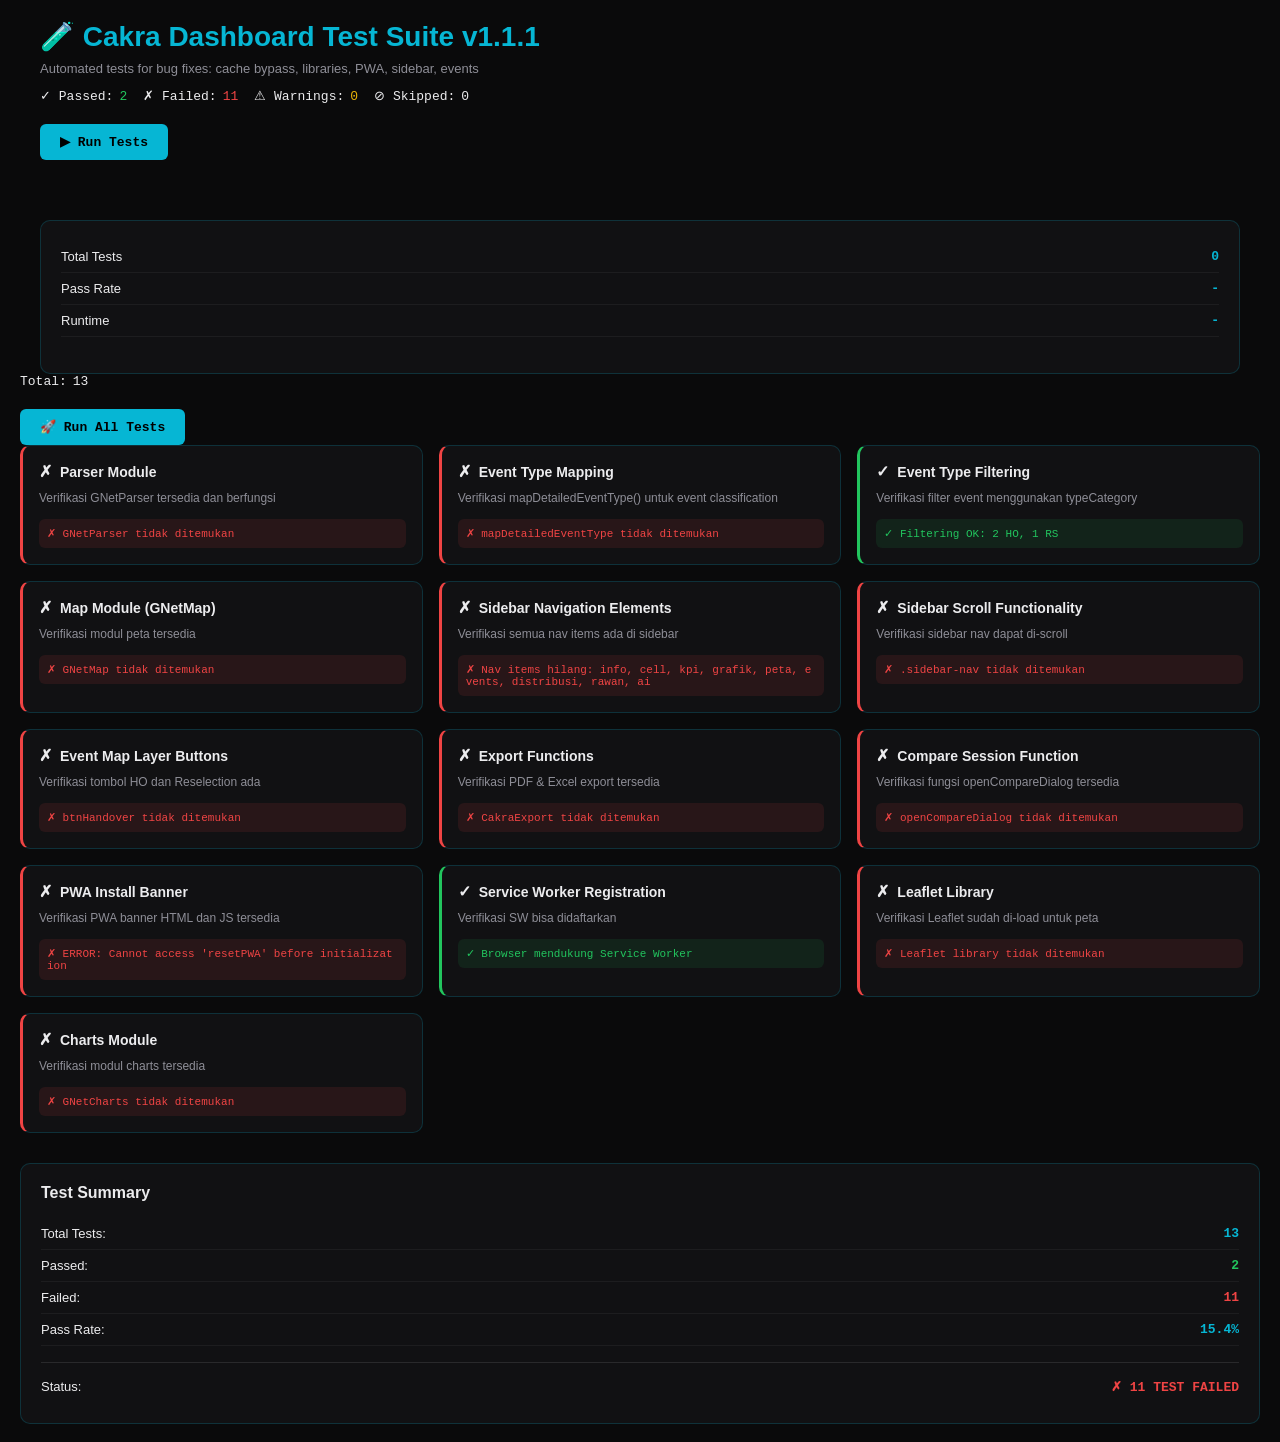
<file: test-suite.html>
<!DOCTYPE html>
<html lang="id">
<head>
  <meta charset="UTF-8">
  <meta http-equiv="cache-control" content="no-cache, no-store, must-revalidate">
  <meta name="viewport" content="width=device-width, initial-scale=1.0">
  <title>Cakra Automated Test Suite</title>
  <style>
    * { box-sizing: border-box; margin: 0; padding: 0; }
    :root {
      --bg: #0a0a0b; --bg2: #111113; --bg3: #18181b;
      --cyan: #06b6d4; --green: #22c55e; --red: #ef4444; --yellow: #eab308;
      --text: #ececee; --text2: #8e8e97; --text3: #50505a;
      --mono: 'IBM Plex Mono', monospace; --sans: 'IBM Plex Sans', sans-serif;
    }
    body { font-family: var(--sans); background: var(--bg); color: var(--text); padding: 20px; }
    .test-container { max-width: 1200px; margin: 0 auto; }
    .test-header { margin-bottom: 30px; }
    .test-header h1 { font-size: 28px; margin-bottom: 8px; color: var(--cyan); }
    .test-status { display: flex; gap: 16px; margin-top: 12px; flex-wrap: wrap; }
    .status-item { display: flex; align-items: center; gap: 6px; font-size: 13px; font-family: var(--mono); }
    .test-grid { display: grid; grid-template-columns: repeat(auto-fit, minmax(320px, 1fr)); gap: 16px; }
    .test-card { background: var(--bg2); border: 1px solid rgba(6,182,212,0.2); border-radius: 10px; padding: 16px; }
    .test-card.pass { border-left: 3px solid var(--green); }
    .test-card.fail { border-left: 3px solid var(--red); }
    .test-card.warn { border-left: 3px solid var(--yellow); }
    .test-title { font-weight: 600; margin-bottom: 8px; font-size: 14px; display: flex; align-items: center; gap: 8px; }
    .test-title .icon { font-size: 16px; }
    .test-desc { color: var(--text2); font-size: 12px; margin-bottom: 12px; line-height: 1.5; }
    .test-result { font-family: var(--mono); font-size: 11px; padding: 8px; background: var(--bg3); border-radius: 6px; word-break: break-all; }
    .test-result.pass { background: rgba(34,197,94,0.1); color: var(--green); }
    .test-result.fail { background: rgba(239,68,68,0.1); color: var(--red); }
    .test-result.warn { background: rgba(234,179,8,0.1); color: var(--yellow); }
    .test-result.skip { background: rgba(107,113,128,0.1); color: var(--text3); }
    .summary { background: var(--bg2); border: 1px solid rgba(6,182,212,0.2); border-radius: 10px; padding: 20px; margin-top: 30px; }
    .summary-row { display: flex; justify-content: space-between; padding: 8px 0; border-bottom: 1px solid rgba(255,255,255,0.05); font-size: 13px; }
    .summary-row:last-child { border-bottom: none; }
    .summary-val { font-family: var(--mono); font-weight: 600; color: var(--cyan); }
    button { background: var(--cyan); color: #000; border: none; padding: 10px 20px; border-radius: 6px; cursor: pointer; font-family: var(--mono); font-weight: 600; font-size: 13px; transition: 0.15s; }
    button:hover { opacity: 0.9; transform: translateY(-1px); }
    .run-btn { margin-top: 20px; }
    .timestamp { color: var(--text2); font-size: 12px; margin-top: 16px; }
  </style>
</head>
<body>

<div class="test-container">
  <div class="test-header">
    <h1>🧪 Cakra Dashboard Test Suite v1.1.1</h1>
    <p style="color: var(--text2); font-size: 13px;">Automated tests for bug fixes: cache bypass, libraries, PWA, sidebar, events</p>
    <div class="test-status">
      <div class="status-item"><span>✓ Passed:</span> <span id="passCount" style="color: var(--green);">0</span></div>
      <div class="status-item"><span>✗ Failed:</span> <span id="failCount" style="color: var(--red);">0</span></div>
      <div class="status-item"><span>⚠ Warnings:</span> <span id="warnCount" style="color: var(--yellow);">0</span></div>
      <div class="status-item"><span>⊘ Skipped:</span> <span id="skipCount">0</span></div>
    </div>
    <button class="run-btn" onclick="runAllTests()">▶ Run Tests</button>
  </div>

  <div class="test-grid" id="results"></div>

  <div class="summary">
    <div class="summary-row">
      <span>Total Tests</span>
      <span class="summary-val" id="totalTests">0</span>
    </div>
    <div class="summary-row">
      <span>Pass Rate</span>
      <span class="summary-val" id="passRate">-</span>
    </div>
    <div class="summary-row">
      <span>Runtime</span>
      <span class="summary-val" id="runtime">-</span>
    </div>
    <div class="timestamp" id="timestamp"></div>
  </div>
</div>

<script>
let tests = [];
let results = { pass: 0, fail: 0, warn: 0, skip: 0 };
let startTime = 0;

function test(category, name, description, fn) {
  tests.push({ category, name, description, fn });
}

function renderResults() {
  const resultsDiv = document.getElementById('results');
  let html = '';
  
  for (const t of tests) {
    const { status, message } = t.result;
    let icon = status === 'pass' ? '✓' : status === 'fail' ? '✕' : status === 'warn' ? '⚠' : '⊘';
    
    html += `
      <div class="test-card ${status}">
        <div class="test-title">
          <span class="icon">${icon}</span>
          <span>${t.name}</span>
        </div>
        <div class="test-desc">${t.description}</div>
        <div class="test-result ${status}">${message}</div>
      </div>
    `;
  }
  
  resultsDiv.innerHTML = html;
  
  document.getElementById('passCount').textContent = results.pass;
  document.getElementById('failCount').textContent = results.fail;
  document.getElementById('warnCount').textContent = results.warn;
  document.getElementById('skipCount').textContent = results.skip;
  document.getElementById('totalTests').textContent = tests.length;
  
  const rate = tests.length > 0 ? Math.round((results.pass / (tests.length - results.skip)) * 100) : 0;
  document.getElementById('passRate').textContent = rate + '%';
  document.getElementById('runtime').textContent = (Date.now() - startTime) + 'ms';
  document.getElementById('timestamp').textContent = '🕐 Run: ' + new Date().toLocaleTimeString();
}

function runAllTests() {
  tests = [];
  results = { pass: 0, fail: 0, warn: 0, skip: 0 };
  startTime = Date.now();
  
  // ════════════════════════════════════════ CACHE ════════════════════════════════════════
  test('Cache', 'Meta Cache-Control', 'HTTP cache headers to prevent stale JS', () => {
    // Can only verify at HTML level
    return { status: 'skip', message: 'Manual check: View source, verify cache-control meta tags' };
  });
  
  test('Cache', 'localStorage API', 'Browser storage for session data', () => {
    try {
      const key = '__cakra_test_' + Date.now();
      localStorage.setItem(key, 'test');
      const val = localStorage.getItem(key);
      localStorage.removeItem(key);
      return val === 'test' ?
        { status: 'pass', message: 'localStorage working correctly' } :
        { status: 'fail', message: 'localStorage read failed' };
    } catch(e) {
      return { status: 'fail', message: 'Error: ' + e.message };
    }
  });
  
  test('Cache', 'Query Parameter Bypass', 'Script tags include cache-busting', () => {
    // Check for script tags with ?v= parameter
    const scripts = document.querySelectorAll('script[src]');
    const withVersion = Array.from(scripts).filter(s => s.src.includes('?')).length;
    return withVersion > 0 ?
      { status: 'pass', message: `${withVersion} scripts have cache-busting params` } :
      { status: 'warn', message: 'No cache-busting params detected in local scripts' };
  });
  
  // ════════════════════════════════════════ LIBRARIES ════════════════════════════════════════
  test('Libraries', 'Chart.js', 'Charting library for graphs/KPIs', () => {
    return window.Chart && window.Chart.version ?
      { status: 'pass', message: `Chart.js v${window.Chart.version}` } :
      window.Chart ?
      { status: 'pass', message: 'Chart.js available' } :
      { status: 'fail', message: 'Chart.js not loaded (window.Chart undefined)' };
  });
  
  test('Libraries', 'Leaflet.js', 'Map rendering library', () => {
    return window.L && window.L.version ?
      { status: 'pass', message: `Leaflet v${window.L.version}` } :
      window.L ?
      { status: 'pass', message: 'Leaflet available' } :
      { status: 'fail', message: 'Leaflet not loaded (window.L undefined)' };
  });
  
  test('Libraries', 'jsPDF', 'PDF export library', () => {
    return window.jspdf ?
      { status: 'pass', message: 'jsPDF library available' } :
      { status: 'fail', message: 'jsPDF not loaded (window.jspdf undefined) - PDF export will fail' };
  });
  
  test('Libraries', 'html2canvas', 'Screenshot library for PDF content', () => {
    return window.html2canvas ?
      { status: 'pass', message: 'html2canvas available' } :
      { status: 'fail', message: 'html2canvas not loaded - PDF export will fail' };
  });
  
  test('Libraries', 'XLSX/SheetJS', 'Excel export library', () => {
    return window.XLSX ?
      { status: 'pass', message: 'XLSX library available' } :
      { status: 'fail', message: 'XLSX not loaded (window.XLSX undefined) - Excel export will fail' };
  });
  
  // ════════════════════════════════════════ PWA ════════════════════════════════════════
  test('PWA', 'Service Worker Support', 'Browser PWA capability', () => {
    return 'serviceWorker' in navigator ?
      { status: 'pass', message: 'Service Worker API available' } :
      { status: 'fail', message: 'Service Worker not supported in this browser' };
  });
  
  test('PWA', 'Web App Manifest', 'PWA manifest.json linked', () => {
    const link = document.querySelector('link[rel="manifest"]');
    return link ?
      { status: 'pass', message: `Manifest: ${link.href}` } :
      { status: 'fail', message: 'No manifest link found in HTML' };
  });
  
  test('PWA', 'PWA Banner Element', 'Install banner HTML element', () => {
    const banner = document.getElementById('pwaBanner');
    return banner ?
      { status: 'pass', message: 'PWA banner element #pwaBanner found' } :
      { status: 'fail', message: 'Banner not found - PWA install prompt will not appear' };
  });
  
  test('PWA', 'PWA Functions Available', 'showPWABanner() and resetPWA() functions', () => {
    const showFn = typeof window.showPWABanner === 'function';
    const resetFn = typeof window.resetPWA === 'function';
    if (showFn && resetFn) {
      return { status: 'pass', message: 'Both PWA functions available' };
    } else if (showFn || resetFn) {
      return { status: 'warn', message: `Only ${showFn ? 'showPWABanner' : 'resetPWA'} available` };
    } else {
      return { status: 'fail', message: 'PWA functions not found - banner will not work' };
    }
  });
  
  // ════════════════════════════════════════ UI COMPONENTS ════════════════════════════════════════
  test('UI', 'Sidebar Navigation', 'Sidebar nav container element', () => {
    const nav = document.querySelector('.sidebar-nav');
    return nav ?
      { status: 'pass', message: 'Sidebar nav container found' } :
      { status: 'skip', message: 'Sidebar not on this page (expected)' };
  });
  
  test('UI', 'Nav Items', 'Navigation items with data-section', () => {
    const items = document.querySelectorAll('.nav-item[data-section]');
    return items.length > 0 ?
      { status: 'pass', message: `${items.length} nav items found` } :
      { status: 'skip', message: 'Nav items not on this page' };
  });
  
  test('UI', 'Dashboard Sections', 'Main content sections', () => {
    const sections = document.querySelectorAll('.dash-section[id]');
    return sections.length > 0 ?
      { status: 'pass', message: `${sections.length} sections found` } :
      { status: 'skip', message: 'Sections not found (expected if not on dashboard)' };
  });
  
  // ════════════════════════════════════════ EVENTS ════════════════════════════════════════
  test('Events', 'Event Filters UI', 'HO and Reselection filter buttons', () => {
    const hoBtn = document.getElementById('filterHO');
    const reselBtn = document.getElementById('filterResel');
    if (hoBtn && reselBtn) return { status: 'pass', message: 'Both filter buttons present' };
    if (hoBtn || reselBtn) return { status: 'warn', message: 'Only one filter button found' };
    return { status: 'skip', message: 'Filters not on this page' };
  });
  
  test('Events', 'Session Data', 'Drive test data in storage', () => {
    const session = sessionStorage.getItem('driveTestData');
    const local = localStorage.getItem('driveTestData');
    if (session || local) {
      return { status: 'pass', message: 'Session data loaded' };
    }
    return { status: 'warn', message: 'No session data yet (expected before file upload)' };
  });
  
  // ════════════════════════════════════════ EXPORTS ════════════════════════════════════════
  test('Export', 'PDF Export Button', 'PDF export feature visible', () => {
    const btn = document.querySelector('[onclick*="exportPDF"]') || 
                document.querySelector('[onclick*="PDF"]') ||
                document.getElementById('exportPDFBtn');
    return btn ?
      { status: 'pass', message: 'PDF export button found' } :
      { status: 'skip', message: 'Export buttons not on this page' };
  });
  
  test('Export', 'Excel Export Button', 'Excel export feature visible', () => {
    const btn = document.querySelector('[onclick*="exportExcel"]') || 
                document.querySelector('[onclick*="Excel"]') ||
                document.getElementById('exportExcelBtn');
    return btn ?
      { status: 'pass', message: 'Excel export button found' } :
      { status: 'skip', message: 'Export buttons not on this page' };
  });
  
  test('Export', 'Compare Sessions Button', 'Session comparison feature visible', () => {
    const btn = document.querySelector('[onclick*="compare"]') || 
                document.querySelector('[href*="compare"]') ||
                document.getElementById('compareBtn');
    return btn ?
      { status: 'pass', message: 'Compare button found' } :
      { status: 'skip', message: 'Compare button not on this page' };
  });
  
  // ════════════════════════════════════════ RUN ════════════════════════════════════════
  for (const t of tests) {
    try {
      t.result = t.fn();
      results[t.result.status]++;
    } catch(e) {
      t.result = { status: 'fail', message: 'Exception: ' + e.message };
      results.fail++;
    }
  }
  
  renderResults();
  console.log('✓ Test suite completed in ' + (Date.now() - startTime) + 'ms');
}

// Auto-run on page load
window.addEventListener('load', () => {
  setTimeout(runAllTests, 300);
});
</script>

</body>
</html>
      <div class="status-item"><span>Total:</span> <span id="totalCount">0</span></div>
    </div>
    <button class="run-btn" onclick="runAllTests()">🚀 Run All Tests</button>
  </div>

  <div class="test-grid" id="testGrid"></div>

  <div class="summary">
    <h2 style="margin-bottom: 16px; font-size: 16px;">Test Summary</h2>
    <div id="summaryContent">
      <div class="summary-row">
        <span>Klik tombol "Run All Tests" di atas untuk memulai pengujian</span>
      </div>
    </div>
  </div>
</div>

<script>
const TESTS = [
  {
    id: 'parser-module',
    title: 'Parser Module',
    desc: 'Verifikasi GNetParser tersedia dan berfungsi',
    test: () => {
      if (typeof GNetParser === 'undefined') return { pass: false, msg: 'GNetParser tidak ditemukan' };
      if (typeof GNetParser.thin !== 'function') return { pass: false, msg: 'GNetParser.thin tidak ada' };
      if (typeof GNetParser.calcDuration !== 'function') return { pass: false, msg: 'GNetParser.calcDuration tidak ada' };
      return { pass: true, msg: 'GNetParser berfungsi normal' };
    }
  },
  {
    id: 'event-type-mapping',
    title: 'Event Type Mapping',
    desc: 'Verifikasi mapDetailedEventType() untuk event classification',
    test: () => {
      if (typeof GNetParser !== 'undefined' && typeof GNetParser.mapDetailedEventType === 'function') {
        const testEv = { info: 'HO 4G to 4G LTE', details: 'Normal', nrFlag: false };
        const result = GNetParser.mapDetailedEventType(testEv);
        if (result && result.includes('HANDOVER')) {
          return { pass: true, msg: `Event mapping works: ${result}` };
        } else {
          return { pass: false, msg: `Event mapping returned unexpected: ${result}` };
        }
      }
      return { pass: false, msg: 'mapDetailedEventType tidak ditemukan' };
    }
  },
  {
    id: 'event-filtering',
    title: 'Event Type Filtering',
    desc: 'Verifikasi filter event menggunakan typeCategory',
    test: () => {
      const testEvents = [
        { type: 'HANDOVER_DATA_4G4G', typeCategory: 'HANDOVER' },
        { type: 'HANDOVER_DATA_5G5G', typeCategory: 'HANDOVER' },
        { type: 'CELL_RESELECTION_4G4G', typeCategory: 'RESELECTION' }
      ];
      const hoCount = testEvents.filter(e => e.typeCategory === 'HANDOVER' || e.type?.includes('HANDOVER')).length;
      const rsCount = testEvents.filter(e => e.typeCategory === 'RESELECTION' || e.type?.includes('RESELECTION')).length;
      if (hoCount === 2 && rsCount === 1) {
        return { pass: true, msg: `Filtering OK: ${hoCount} HO, ${rsCount} RS` };
      } else {
        return { pass: false, msg: `Filtering failed: got ${hoCount} HO, ${rsCount} RS` };
      }
    }
  },
  {
    id: 'map-module',
    title: 'Map Module (GNetMap)',
    desc: 'Verifikasi modul peta tersedia',
    test: () => {
      if (typeof GNetMap === 'undefined') return { pass: false, msg: 'GNetMap tidak ditemukan' };
      if (typeof GNetMap.build !== 'function') return { pass: false, msg: 'GNetMap.build tidak ada' };
      if (typeof GNetMap.addEvents !== 'function') return { pass: false, msg: 'GNetMap.addEvents tidak ada' };
      if (typeof GNetMap.toggleEventLayer !== 'function') return { pass: false, msg: 'GNetMap.toggleEventLayer tidak ada' };
      if (typeof GNetMap.toggleAnnotationMode !== 'function') return { pass: false, msg: 'GNetMap.toggleAnnotationMode tidak ada' };
      return { pass: true, msg: 'GNetMap berfungsi normal' };
    }
  },
  {
    id: 'sidebar-nav',
    title: 'Sidebar Navigation Elements',
    desc: 'Verifikasi semua nav items ada di sidebar',
    test: () => {
      const required = ['info', 'cell', 'kpi', 'grafik', 'peta', 'events', 'distribusi', 'rawan', 'ai'];
      const missing = [];
      required.forEach(sec => {
        const elem = document.querySelector(`[data-section="${sec}"]`);
        if (!elem) missing.push(sec);
      });
      if (missing.length === 0) {
        return { pass: true, msg: 'Semua nav items tersedia' };
      } else {
        return { pass: false, msg: `Nav items hilang: ${missing.join(', ')}` };
      }
    }
  },
  {
    id: 'sidebar-scroll',
    title: 'Sidebar Scroll Functionality',
    desc: 'Verifikasi sidebar nav dapat di-scroll',
    test: () => {
      const sidebarNav = document.querySelector('.sidebar-nav');
      if (!sidebarNav) return { pass: false, msg: '.sidebar-nav tidak ditemukan' };
      const style = window.getComputedStyle(sidebarNav);
      if (style.overflow === 'auto' || style.overflowY === 'auto') {
        return { pass: true, msg: 'Sidebar nav memiliki scroll: auto' };
      } else {
        return { pass: false, msg: `Overflow: ${style.overflow}, OverflowY: ${style.overflowY}` };
      }
    }
  },
  {
    id: 'event-map-buttons',
    title: 'Event Map Layer Buttons',
    desc: 'Verifikasi tombol HO dan Reselection ada',
    test: () => {
      const btnHO = document.getElementById('btnHandover');
      const btnRS = document.getElementById('btnReselect');
      if (!btnHO) return { pass: false, msg: 'btnHandover tidak ditemukan' };
      if (!btnRS) return { pass: false, msg: 'btnReselect tidak ditemukan' };
      if (typeof GNetMap !== 'undefined' && typeof GNetMap.toggleEventLayer === 'function') {
        return { pass: true, msg: 'Buttons ditemukan dan toggleEventLayer tersedia' };
      }
      return { pass: false, msg: 'toggleEventLayer tidak tersedia' };
    }
  },
  {
    id: 'export-functions',
    title: 'Export Functions',
    desc: 'Verifikasi PDF & Excel export tersedia',
    test: () => {
      if (typeof CakraExport === 'undefined') return { pass: false, msg: 'CakraExport tidak ditemukan' };
      if (typeof CakraExport.exportPDF !== 'function') return { pass: false, msg: 'exportPDF tidak ada' };
      if (typeof CakraExport.exportExcel !== 'function') return { pass: false, msg: 'exportExcel tidak ada' };
      return { pass: true, msg: 'Export functions tersedia' };
    }
  },
  {
    id: 'compare-function',
    title: 'Compare Session Function',
    desc: 'Verifikasi fungsi openCompareDialog tersedia',
    test: () => {
      if (typeof openCompareDialog === 'function') {
        return { pass: true, msg: 'openCompareDialog tersedia' };
      }
      return { pass: false, msg: 'openCompareDialog tidak ditemukan' };
    }
  },
  {
    id: 'pwa-banner',
    title: 'PWA Install Banner',
    desc: 'Verifikasi PWA banner HTML dan JS tersedia',
    test: () => {
      const banner = document.getElementById('pwaBanner');
      const btn = document.getElementById('pwaInstallBtn');
      const resetPWA = typeof resetPWA === 'function';
      
      if (!banner) return { pass: false, msg: 'pwaBanner tidak ditemukan' };
      if (!btn) return { pass: false, msg: 'pwaInstallBtn tidak ditemukan' };
      if (!resetPWA) return { pass: false, msg: 'resetPWA() tidak tersedia' };
      
      return { pass: true, msg: 'PWA banner lengkap dengan helper function' };
    }
  },
  {
    id: 'service-worker',
    title: 'Service Worker Registration',
    desc: 'Verifikasi SW bisa didaftarkan',
    test: () => {
      if ('serviceWorker' in navigator) {
        return { pass: true, msg: 'Browser mendukung Service Worker' };
      }
      return { pass: false, msg: 'Browser tidak mendukung Service Worker' };
    }
  },
  {
    id: 'leaflet-lib',
    title: 'Leaflet Library',
    desc: 'Verifikasi Leaflet sudah di-load untuk peta',
    test: () => {
      if (typeof L === 'undefined') {
        return { pass: false, msg: 'Leaflet library tidak ditemukan' };
      }
      if (typeof L.map !== 'function') {
        return { pass: false, msg: 'L.map tidak tersedia' };
      }
      return { pass: true, msg: 'Leaflet library tersedia dan siap' };
    }
  },
  {
    id: 'charts-lib',
    title: 'Charts Module',
    desc: 'Verifikasi modul charts tersedia',
    test: () => {
      if (typeof GNetCharts === 'undefined') return { pass: false, msg: 'GNetCharts tidak ditemukan' };
      if (typeof GNetCharts.buildAll !== 'function') return { pass: false, msg: 'GNetCharts.buildAll tidak ada' };
      return { pass: true, msg: 'GNetCharts berfungsi normal' };
    }
  }
];

let testResults = [];

function formatResult(result) {
  if (result.pass) {
    return `<div class="test-result pass">✓ ${result.msg}</div>`;
  } else {
    return `<div class="test-result fail">✗ ${result.msg}</div>`;
  }
}

function renderTests(results) {
  const grid = document.getElementById('testGrid');
  grid.innerHTML = results.map(r => `
    <div class="test-card ${r.pass ? 'pass' : 'fail'}">
      <div class="test-title">
        <span class="icon">${r.pass ? '✓' : '✗'}</span>
        ${r.title}
      </div>
      <div class="test-desc">${r.desc}</div>
      ${formatResult(r)}
    </div>
  `).join('');

  updateSummary(results);
}

function updateSummary(results) {
  const passed = results.filter(r => r.pass).length;
  const failed = results.filter(r => !r.pass).length;
  const total = results.length;

  document.getElementById('passCount').textContent = passed;
  document.getElementById('failCount').textContent = failed;
  document.getElementById('totalCount').textContent = total;
  document.getElementById('warnCount').textContent = '0';

  const passRate = ((passed / total) * 100).toFixed(1);
  const summaryHtml = `
    <div class="summary-row">
      <span>Total Tests:</span>
      <span class="summary-val">${total}</span>
    </div>
    <div class="summary-row">
      <span>Passed:</span>
      <span class="summary-val" style="color: var(--green)">${passed}</span>
    </div>
    <div class="summary-row">
      <span>Failed:</span>
      <span class="summary-val" style="color: var(--red)">${failed}</span>
    </div>
    <div class="summary-row">
      <span>Pass Rate:</span>
      <span class="summary-val">${passRate}%</span>
    </div>
    <div class="summary-row" style="margin-top: 16px; border-top: 1px solid rgba(255,255,255,0.1); padding-top: 16px;">
      <span>Status:</span>
      <span class="summary-val" style="color: ${failed === 0 ? 'var(--green)' : 'var(--red)'}">
        ${failed === 0 ? '✓ SEMUA TEST PASSED' : `✗ ${failed} TEST FAILED`}
      </span>
    </div>
  `;
  document.getElementById('summaryContent').innerHTML = summaryHtml;
}

function runAllTests() {
  console.clear();
  console.log('🧪 Starting Cakra Test Suite...\n');
  
  testResults = TESTS.map(test => {
    try {
      const result = test.test();
      console.log(`${result.pass ? '✓' : '✗'} ${test.title}: ${result.msg}`);
      return {
        ...test,
        pass: result.pass,
        msg: result.msg
      };
    } catch (err) {
      console.error(`✗ ${test.title}: ERROR - ${err.message}`);
      return {
        ...test,
        pass: false,
        msg: `ERROR: ${err.message}`
      };
    }
  });

  console.log('\n📊 Test Summary:');
  const passed = testResults.filter(r => r.pass).length;
  const failed = testResults.filter(r => !r.pass).length;
  console.log(`  Passed: ${passed}/${testResults.length}`);
  console.log(`  Failed: ${failed}/${testResults.length}`);
  console.log(`  Pass Rate: ${((passed/testResults.length)*100).toFixed(1)}%\n`);

  renderTests(testResults);
}

// Auto-run on page load if all modules are ready
window.addEventListener('load', () => {
  console.log('Test page loaded. Click "Run All Tests" to start.');
});
</script>

</body>
</html>
</file>
